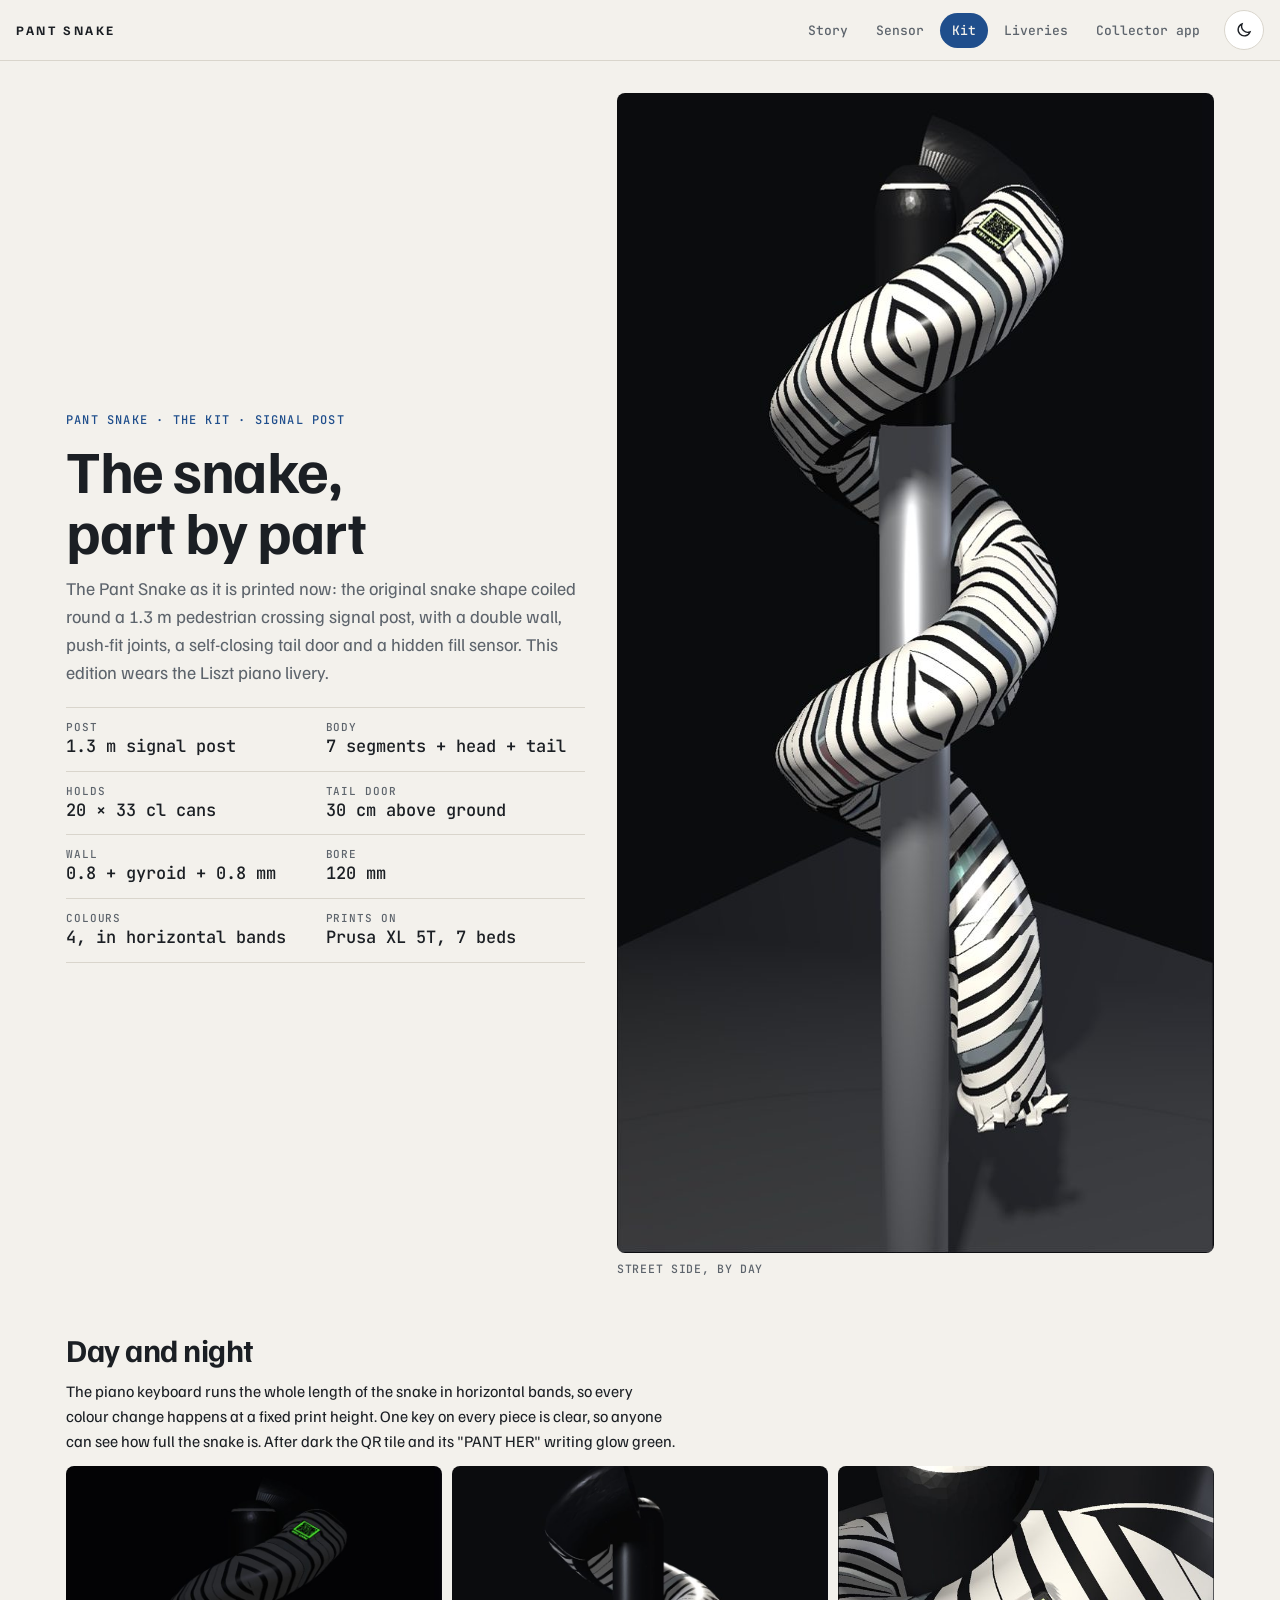
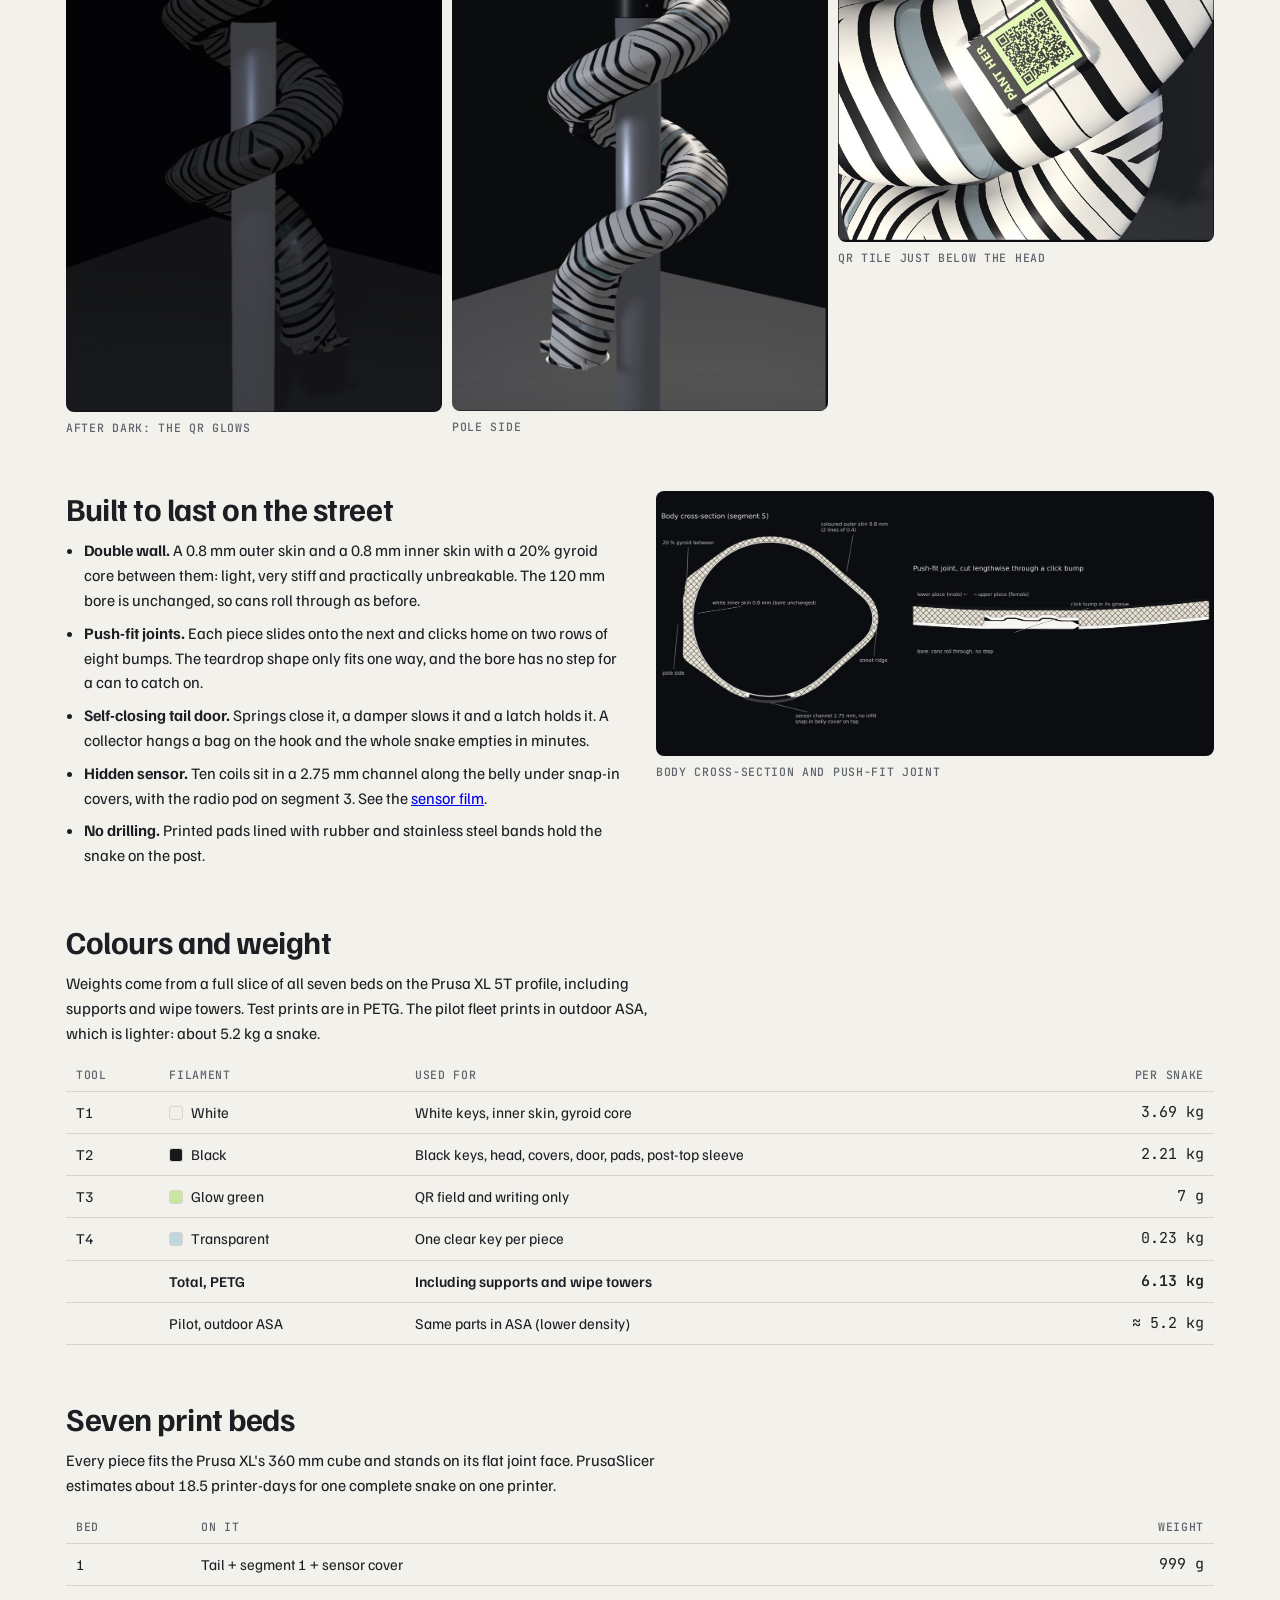
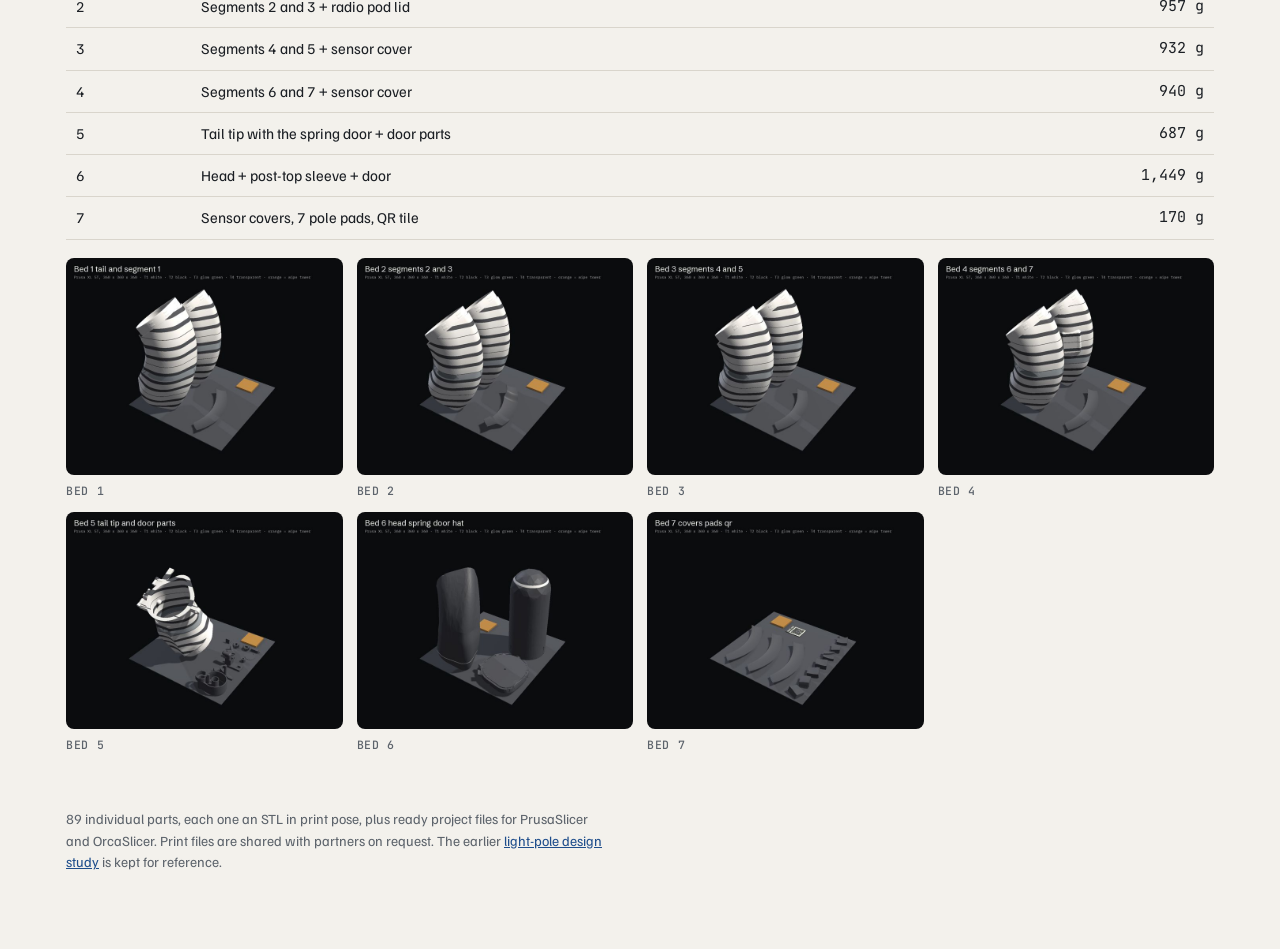
<file: kit/index.html>
<!doctype html>
<html lang="en">
<head>
<meta charset="utf-8">
<meta name="viewport" content="width=device-width,initial-scale=1,viewport-fit=cover">
<title>Pant Snake Kit</title>
<meta name="description" content="The Pant Snake as it is printed now: the double-wall piano snake for a 1.3 m pedestrian crossing signal post, its parts, colours, weights and print beds.">
<script src="../assets/js/theme.js"></script>
<link rel="preconnect" href="https://fonts.googleapis.com">
<link rel="stylesheet" href="https://fonts.googleapis.com/css2?family=Familjen+Grotesk:wght@400;500;600;700&family=JetBrains+Mono:wght@400;500&display=swap">
<style>
:root{
  --paper:#F3F1EC; --ink:#1B1F24; --muted:#5D646C; --line:#D9D5CC; --stage:#0E1013; --accent:#1F4E8C; --chip:#FFFFFF; --glow:#7DDC4A;
  --f-display:"Familjen Grotesk","Helvetica Neue",Arial,sans-serif;
  --f-mono:"JetBrains Mono",ui-monospace,Menlo,Consolas,monospace;
}
@media (prefers-color-scheme: dark){ :root:not([data-theme="light"]){ --paper:#15181C; --ink:#ECE9E3; --muted:#9AA1A9; --line:#2C3238; --accent:#7FA9E0; --chip:#20252B; color-scheme:dark } }
:root[data-theme="dark"]{ --paper:#15181C; --ink:#ECE9E3; --muted:#9AA1A9; --line:#2C3238; --accent:#7FA9E0; --chip:#20252B; color-scheme:dark }
*{box-sizing:border-box}
body{margin:0;background:var(--paper);color:var(--ink);font-family:var(--f-display);font-size:16px;line-height:1.55}
.topnav{position:sticky;top:0;z-index:20;display:flex;align-items:center;gap:12px;padding:10px max(16px,env(safe-area-inset-right)) 10px max(16px,env(safe-area-inset-left));background:color-mix(in srgb,var(--paper) 88%,transparent);backdrop-filter:blur(10px);-webkit-backdrop-filter:blur(10px);border-bottom:1px solid var(--line)}
.topnav .brand{font:700 13px/1 var(--f-display);letter-spacing:.2em;text-transform:uppercase;color:var(--ink);text-decoration:none;white-space:nowrap}
.topnav nav{display:flex;gap:4px;overflow-x:auto;scrollbar-width:none;margin-left:auto;min-width:0}
.topnav nav::-webkit-scrollbar{display:none}
.topnav nav a{font:500 13px/1 var(--f-mono);color:var(--muted);text-decoration:none;padding:11px 12px;border-radius:999px;white-space:nowrap}
.topnav nav a:hover{color:var(--ink);background:var(--chip)}
.topnav nav a[aria-current="page"]{color:var(--paper);background:var(--accent)}
.themebtn{flex:none;display:grid;place-items:center;width:40px;height:40px;padding:0;border-radius:50%;border:1px solid var(--line);background:var(--chip);color:var(--ink);cursor:pointer}
.themebtn .moon{display:none}
:root[data-theme="light"] .themebtn .moon{display:inline}
:root[data-theme="light"] .themebtn .sun{display:none}
@media (max-width:560px){.topnav nav a{padding:11px 9px;font-size:12px}}
.wrap{max-width:1180px;margin:0 auto;padding:32px 16px 64px;display:grid;gap:56px}
.eyebrow{font:500 12px var(--f-mono);text-transform:uppercase;letter-spacing:.1em;color:var(--accent)}
h1{font-size:clamp(34px,5.4vw,60px);line-height:1.02;margin:8px 0 14px;letter-spacing:-.025em;text-wrap:balance}
h2{font-size:clamp(24px,3vw,32px);line-height:1.1;margin:0 0 12px;letter-spacing:-.015em}
p{margin:0 0 12px;max-width:68ch}
.lede{font-size:18px;color:var(--muted)}
.hero{display:grid;grid-template-columns:minmax(0,1fr) minmax(0,1.15fr);gap:32px;align-items:center}
@media (max-width:860px){.hero{grid-template-columns:minmax(0,1fr)}}
.facts{display:grid;grid-template-columns:repeat(2,minmax(0,1fr));border-top:1px solid var(--line);margin-top:20px}
.facts div{padding:12px 0;border-bottom:1px solid var(--line)}
.facts small{display:block;font:500 11px var(--f-mono);text-transform:uppercase;letter-spacing:.08em;color:var(--muted)}
.facts b{font:500 17px var(--f-mono)}
.shots{display:grid;grid-template-columns:repeat(3,minmax(0,1fr));gap:10px}
figure{margin:0}
figure img{width:100%;display:block;border-radius:8px;background:var(--stage)}
figcaption{font:500 11.5px var(--f-mono);text-transform:uppercase;letter-spacing:.06em;color:var(--muted);margin-top:8px}
.two{display:grid;grid-template-columns:minmax(0,1fr) minmax(0,1fr);gap:32px;align-items:start}
@media (max-width:860px){.two{grid-template-columns:minmax(0,1fr)}}
ul.points{margin:0;padding-left:18px;display:grid;gap:8px;max-width:68ch}
.tw{overflow-x:auto}
table{border-collapse:collapse;width:100%;font-size:15px}
th,td{text-align:left;padding:9px 10px;border-bottom:1px solid var(--line);vertical-align:top}
th{font:500 11.5px var(--f-mono);text-transform:uppercase;letter-spacing:.06em;color:var(--muted)}
td.n,th.n{text-align:right;font-family:var(--f-mono);white-space:nowrap}
tr.tot td{font-weight:600}
.sw{display:inline-block;width:14px;height:14px;border-radius:3px;border:1px solid var(--line);vertical-align:-2px;margin-right:8px}
.beds{display:grid;grid-template-columns:repeat(auto-fill,minmax(250px,1fr));gap:14px}
.note{font-size:14px;color:var(--muted)}
.note a,p a{color:var(--accent)}
</style>
</head>
<body>
<header class="topnav" data-theme-slot>
  <a class="brand" href="../story/">Pant Snake</a>
  <nav><a href="../story/">Story</a><a href="../sensor/">Sensor</a><a href="../kit/" aria-current="page">Kit</a><a href="../liveries/">Liveries</a><a href="../">Collector app</a></nav>
</header>
<script>(function(){var a=document.querySelector('.topnav nav a[aria-current="page"]');if(a)a.scrollIntoView({block:"nearest",inline:"center"})})()</script>
<main class="wrap">

  <section class="hero">
    <div>
      <span class="eyebrow">Pant Snake · the kit · signal post</span>
      <h1>The snake, part by part</h1>
      <p class="lede">The Pant Snake as it is printed now: the original snake shape coiled round a 1.3 m pedestrian crossing signal post, with a double wall, push-fit joints, a self-closing tail door and a hidden fill sensor. This edition wears the Liszt piano livery.</p>
      <div class="facts">
        <div><small>Post</small><b>1.3 m signal post</b></div>
        <div><small>Body</small><b>7 segments + head + tail</b></div>
        <div><small>Holds</small><b>20 × 33 cl cans</b></div>
        <div><small>Tail door</small><b>30 cm above ground</b></div>
        <div><small>Wall</small><b>0.8 + gyroid + 0.8 mm</b></div>
        <div><small>Bore</small><b>120 mm</b></div>
        <div><small>Colours</small><b>4, in horizontal bands</b></div>
        <div><small>Prints on</small><b>Prusa XL 5T, 7 beds</b></div>
      </div>
    </div>
    <figure><img src="img/day.jpg" alt="The piano snake coiled round a signal post, street side by day" width="800" height="1160"><figcaption>Street side, by day</figcaption></figure>
  </section>

  <section>
    <h2>Day and night</h2>
    <p>The piano keyboard runs the whole length of the snake in horizontal bands, so every colour change happens at a fixed print height. One key on every piece is clear, so anyone can see how full the snake is. After dark the QR tile and its "PANT HER" writing glow green.</p>
    <div class="shots">
      <figure><img src="img/night.jpg" alt="The snake after dark with a glowing QR tile" loading="lazy"><figcaption>After dark: the QR glows</figcaption></figure>
      <figure><img src="img/pole.jpg" alt="The pole side of the snake" loading="lazy"><figcaption>Pole side</figcaption></figure>
      <figure><img src="img/qr.jpg" alt="Close-up of the QR tile below the head" loading="lazy"><figcaption>QR tile just below the head</figcaption></figure>
    </div>
  </section>

  <section class="two">
    <div>
      <h2>Built to last on the street</h2>
      <ul class="points">
        <li><b>Double wall.</b> A 0.8 mm outer skin and a 0.8 mm inner skin with a 20% gyroid core between them: light, very stiff and practically unbreakable. The 120 mm bore is unchanged, so cans roll through as before.</li>
        <li><b>Push-fit joints.</b> Each piece slides onto the next and clicks home on two rows of eight bumps. The teardrop shape only fits one way, and the bore has no step for a can to catch on.</li>
        <li><b>Self-closing tail door.</b> Springs close it, a damper slows it and a latch holds it. A collector hangs a bag on the hook and the whole snake empties in minutes.</li>
        <li><b>Hidden sensor.</b> Ten coils sit in a 2.75 mm channel along the belly under snap-in covers, with the radio pod on segment 3. See the <a href="../sensor/">sensor film</a>.</li>
        <li><b>No drilling.</b> Printed pads lined with rubber and stainless steel bands hold the snake on the post.</li>
      </ul>
    </div>
    <figure><img src="img/section.jpg" alt="Cross-section of the double wall and the push-fit joint" loading="lazy"><figcaption>Body cross-section and push-fit joint</figcaption></figure>
  </section>

  <section>
    <h2>Colours and weight</h2>
    <p>Weights come from a full slice of all seven beds on the Prusa XL 5T profile, including supports and wipe towers. Test prints are in PETG. The pilot fleet prints in outdoor ASA, which is lighter: about 5.2 kg a snake.</p>
    <div class="tw"><table>
      <thead><tr><th>Tool</th><th>Filament</th><th>Used for</th><th class="n">Per snake</th></tr></thead>
      <tbody>
        <tr><td>T1</td><td><span class="sw" style="background:#F2EFE8"></span>White</td><td>White keys, inner skin, gyroid core</td><td class="n">3.69 kg</td></tr>
        <tr><td>T2</td><td><span class="sw" style="background:#16181B"></span>Black</td><td>Black keys, head, covers, door, pads, post-top sleeve</td><td class="n">2.21 kg</td></tr>
        <tr><td>T3</td><td><span class="sw" style="background:#C9E7A2"></span>Glow green</td><td>QR field and writing only</td><td class="n">7 g</td></tr>
        <tr><td>T4</td><td><span class="sw" style="background:#BFD6DE"></span>Transparent</td><td>One clear key per piece</td><td class="n">0.23 kg</td></tr>
        <tr class="tot"><td></td><td>Total, PETG</td><td>Including supports and wipe towers</td><td class="n">6.13 kg</td></tr>
        <tr><td></td><td>Pilot, outdoor ASA</td><td>Same parts in ASA (lower density)</td><td class="n">≈ 5.2 kg</td></tr>
      </tbody>
    </table></div>
  </section>

  <section>
    <h2>Seven print beds</h2>
    <p>Every piece fits the Prusa XL's 360 mm cube and stands on its flat joint face. PrusaSlicer estimates about 18.5 printer-days for one complete snake on one printer.</p>
    <div class="tw" style="margin-bottom:18px"><table>
      <thead><tr><th>Bed</th><th>On it</th><th class="n">Weight</th></tr></thead>
      <tbody>
        <tr><td>1</td><td>Tail + segment 1 + sensor cover</td><td class="n">999 g</td></tr>
        <tr><td>2</td><td>Segments 2 and 3 + radio pod lid</td><td class="n">957 g</td></tr>
        <tr><td>3</td><td>Segments 4 and 5 + sensor cover</td><td class="n">932 g</td></tr>
        <tr><td>4</td><td>Segments 6 and 7 + sensor cover</td><td class="n">940 g</td></tr>
        <tr><td>5</td><td>Tail tip with the spring door + door parts</td><td class="n">687 g</td></tr>
        <tr><td>6</td><td>Head + post-top sleeve + door</td><td class="n">1,449 g</td></tr>
        <tr><td>7</td><td>Sensor covers, 7 pole pads, QR tile</td><td class="n">170 g</td></tr>
      </tbody>
    </table></div>
    <div class="beds">
      <figure><img src="img/bed-1-tail-and-segment-1.jpg" alt="Bed 1" loading="lazy"><figcaption>Bed 1</figcaption></figure>
      <figure><img src="img/bed-2-segments-2-and-3.jpg" alt="Bed 2" loading="lazy"><figcaption>Bed 2</figcaption></figure>
      <figure><img src="img/bed-3-segments-4-and-5.jpg" alt="Bed 3" loading="lazy"><figcaption>Bed 3</figcaption></figure>
      <figure><img src="img/bed-4-segments-6-and-7.jpg" alt="Bed 4" loading="lazy"><figcaption>Bed 4</figcaption></figure>
      <figure><img src="img/bed-5-tail-tip-and-door-parts.jpg" alt="Bed 5" loading="lazy"><figcaption>Bed 5</figcaption></figure>
      <figure><img src="img/bed-6-head-spring-door-hat.jpg" alt="Bed 6" loading="lazy"><figcaption>Bed 6</figcaption></figure>
      <figure><img src="img/bed-7-covers-pads-qr.jpg" alt="Bed 7" loading="lazy"><figcaption>Bed 7</figcaption></figure>
    </div>
  </section>

  <section>
    <p class="note">89 individual parts, each one an STL in print pose, plus ready project files for PrusaSlicer and OrcaSlicer. Print files are shared with partners on request. The earlier <a href="light-pole.html">light-pole design study</a> is kept for reference.</p>
  </section>
</main>
</body>
</html>
</file>
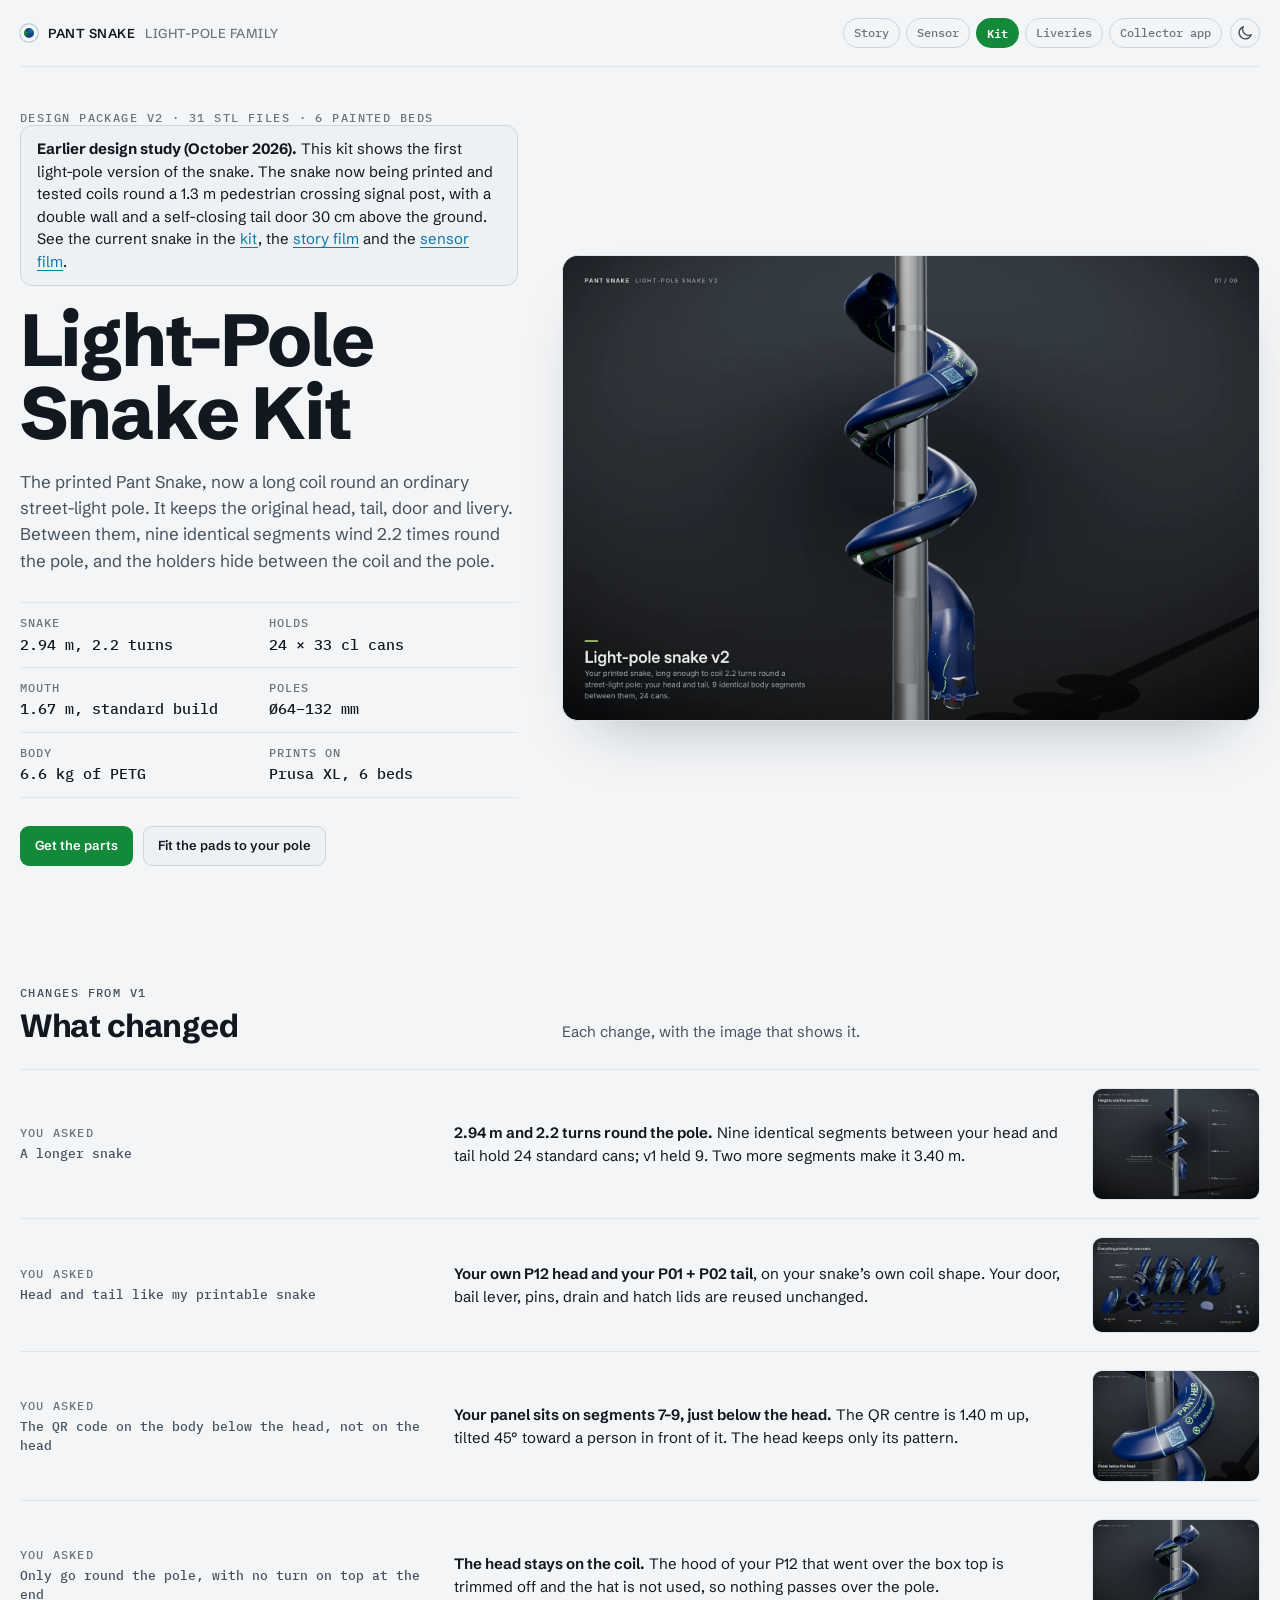
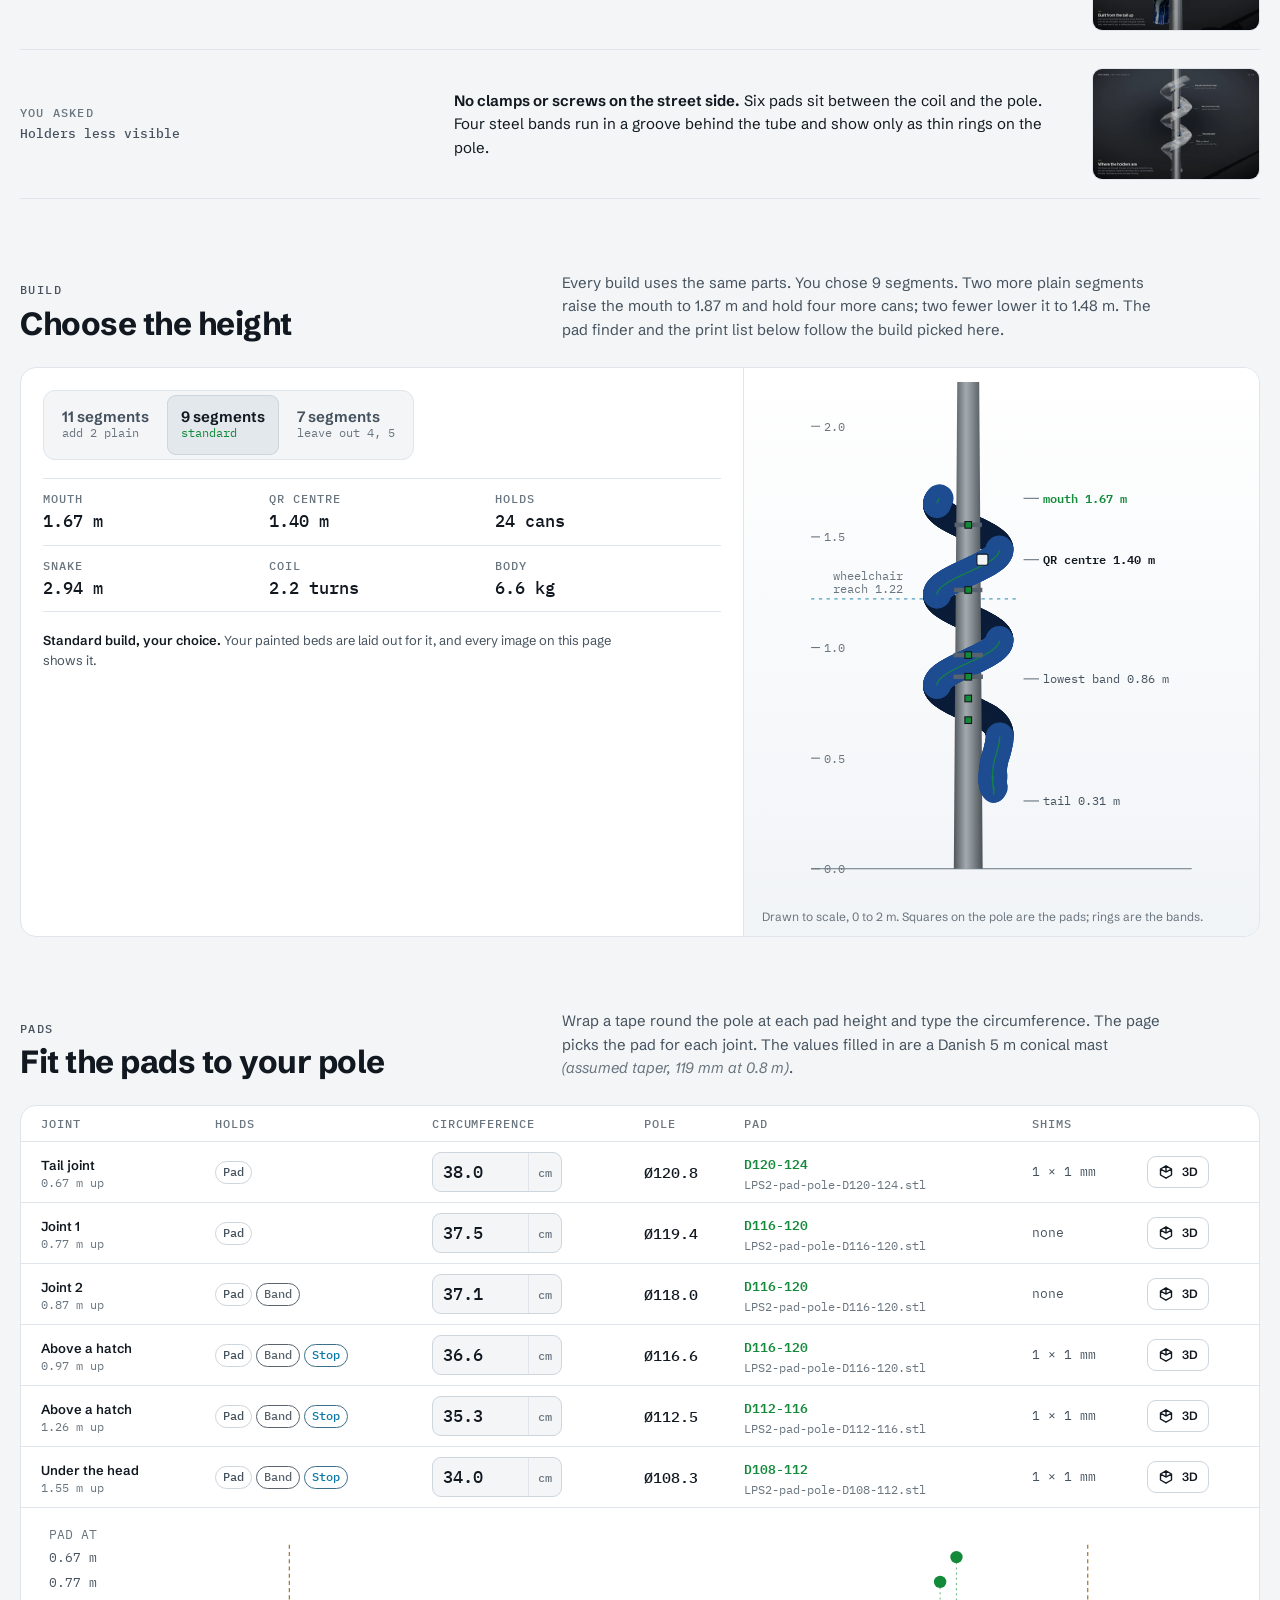
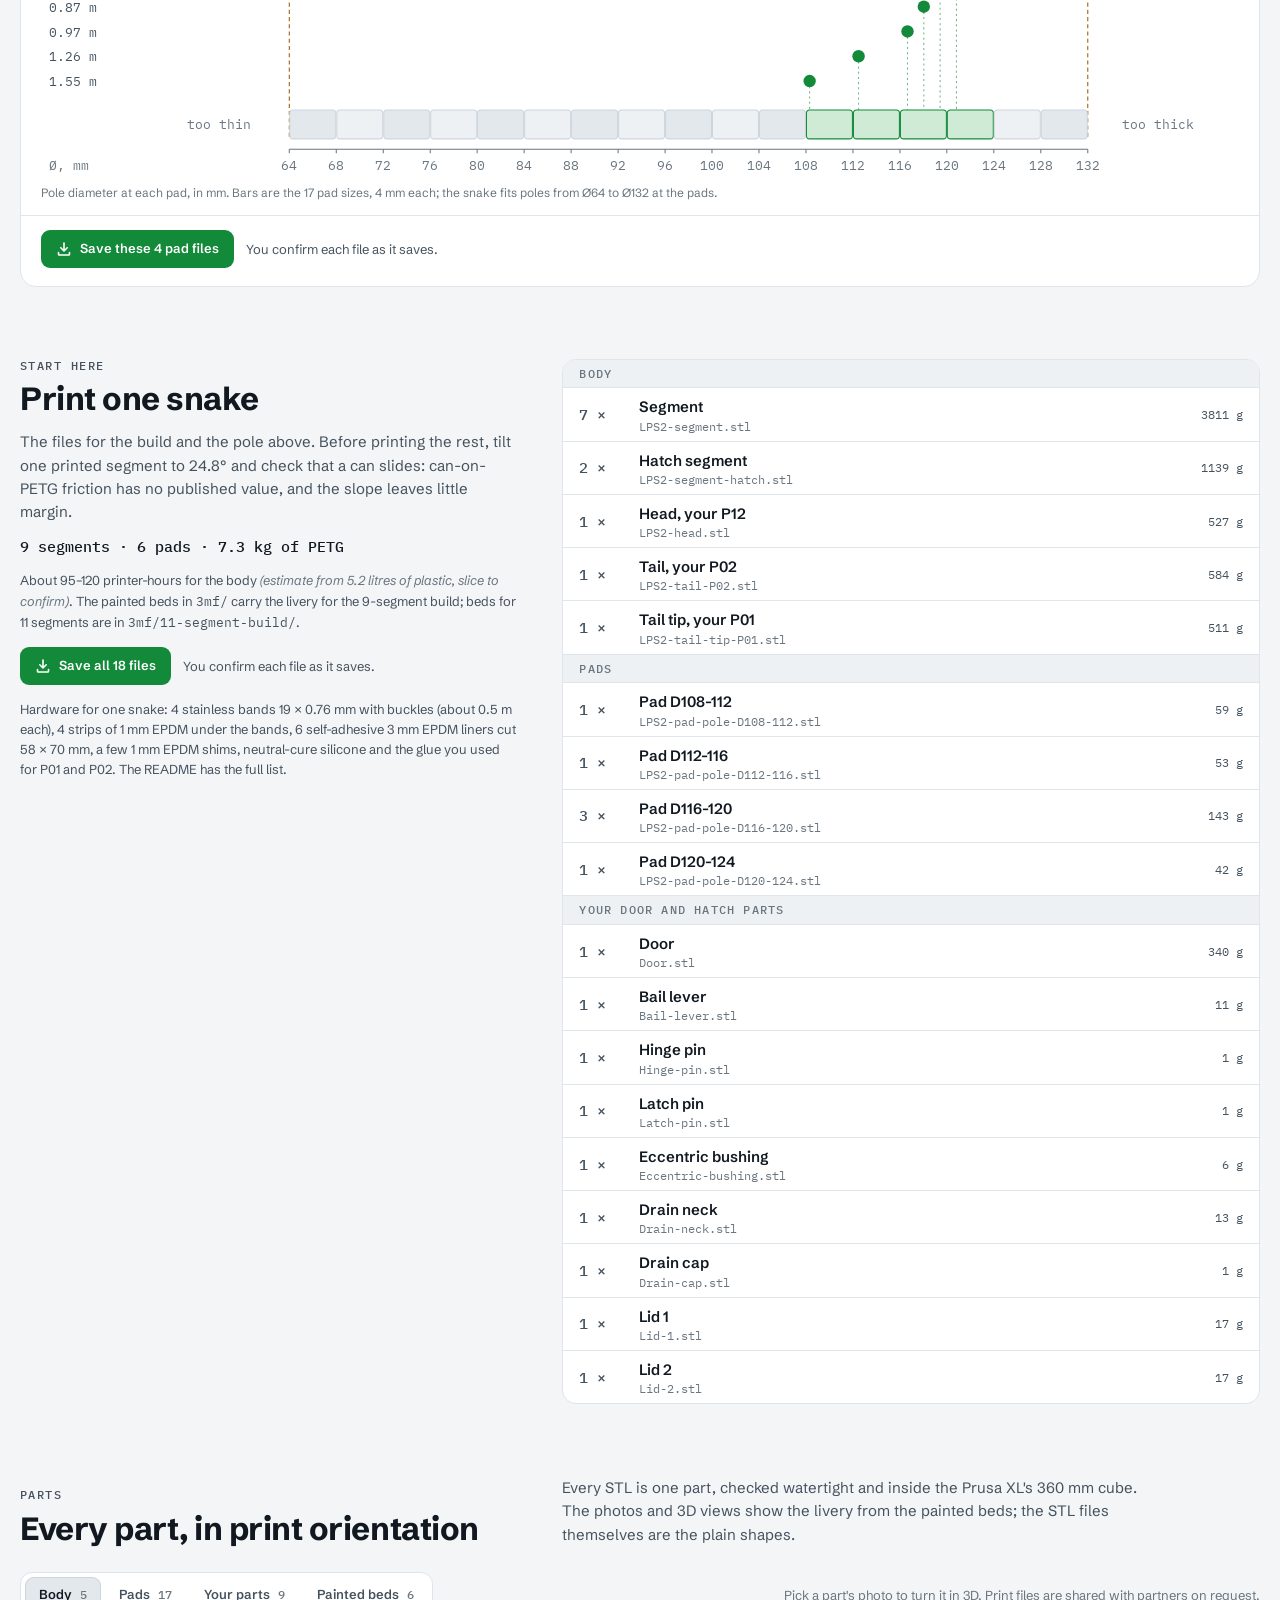
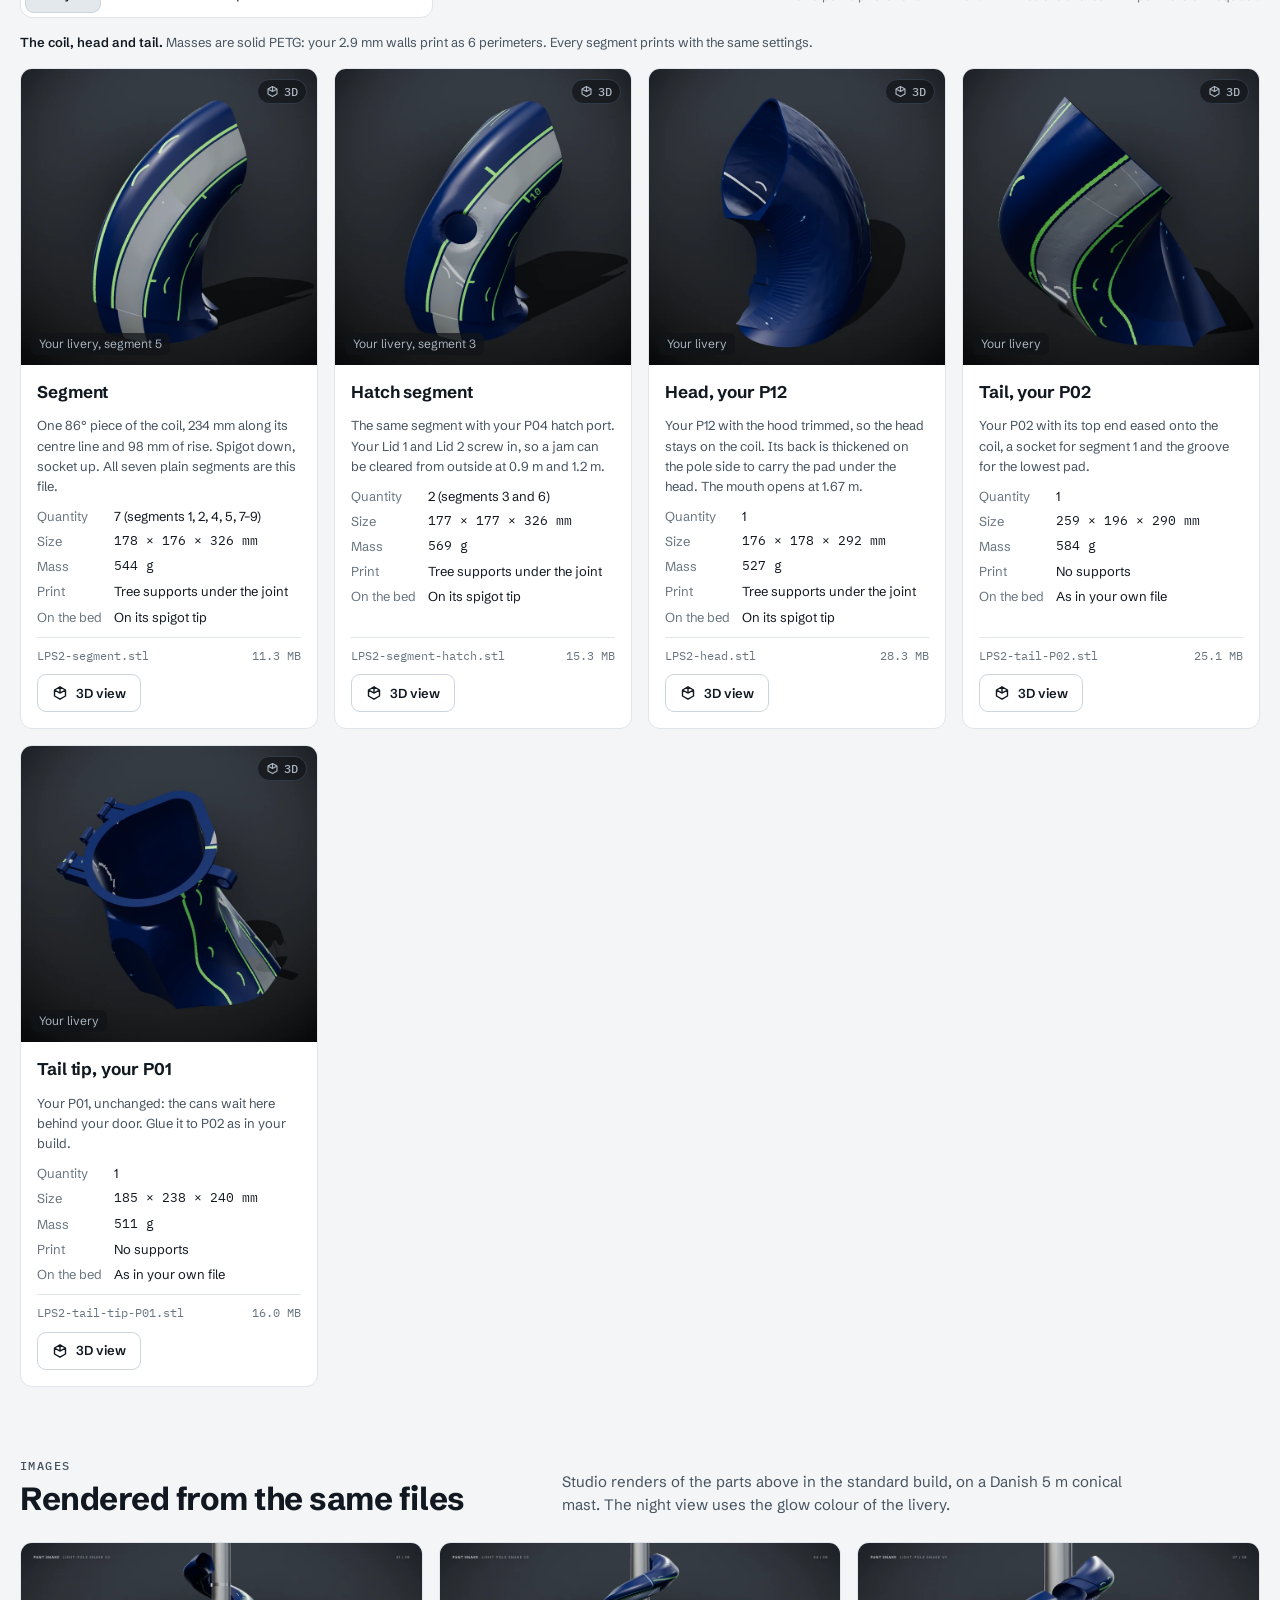
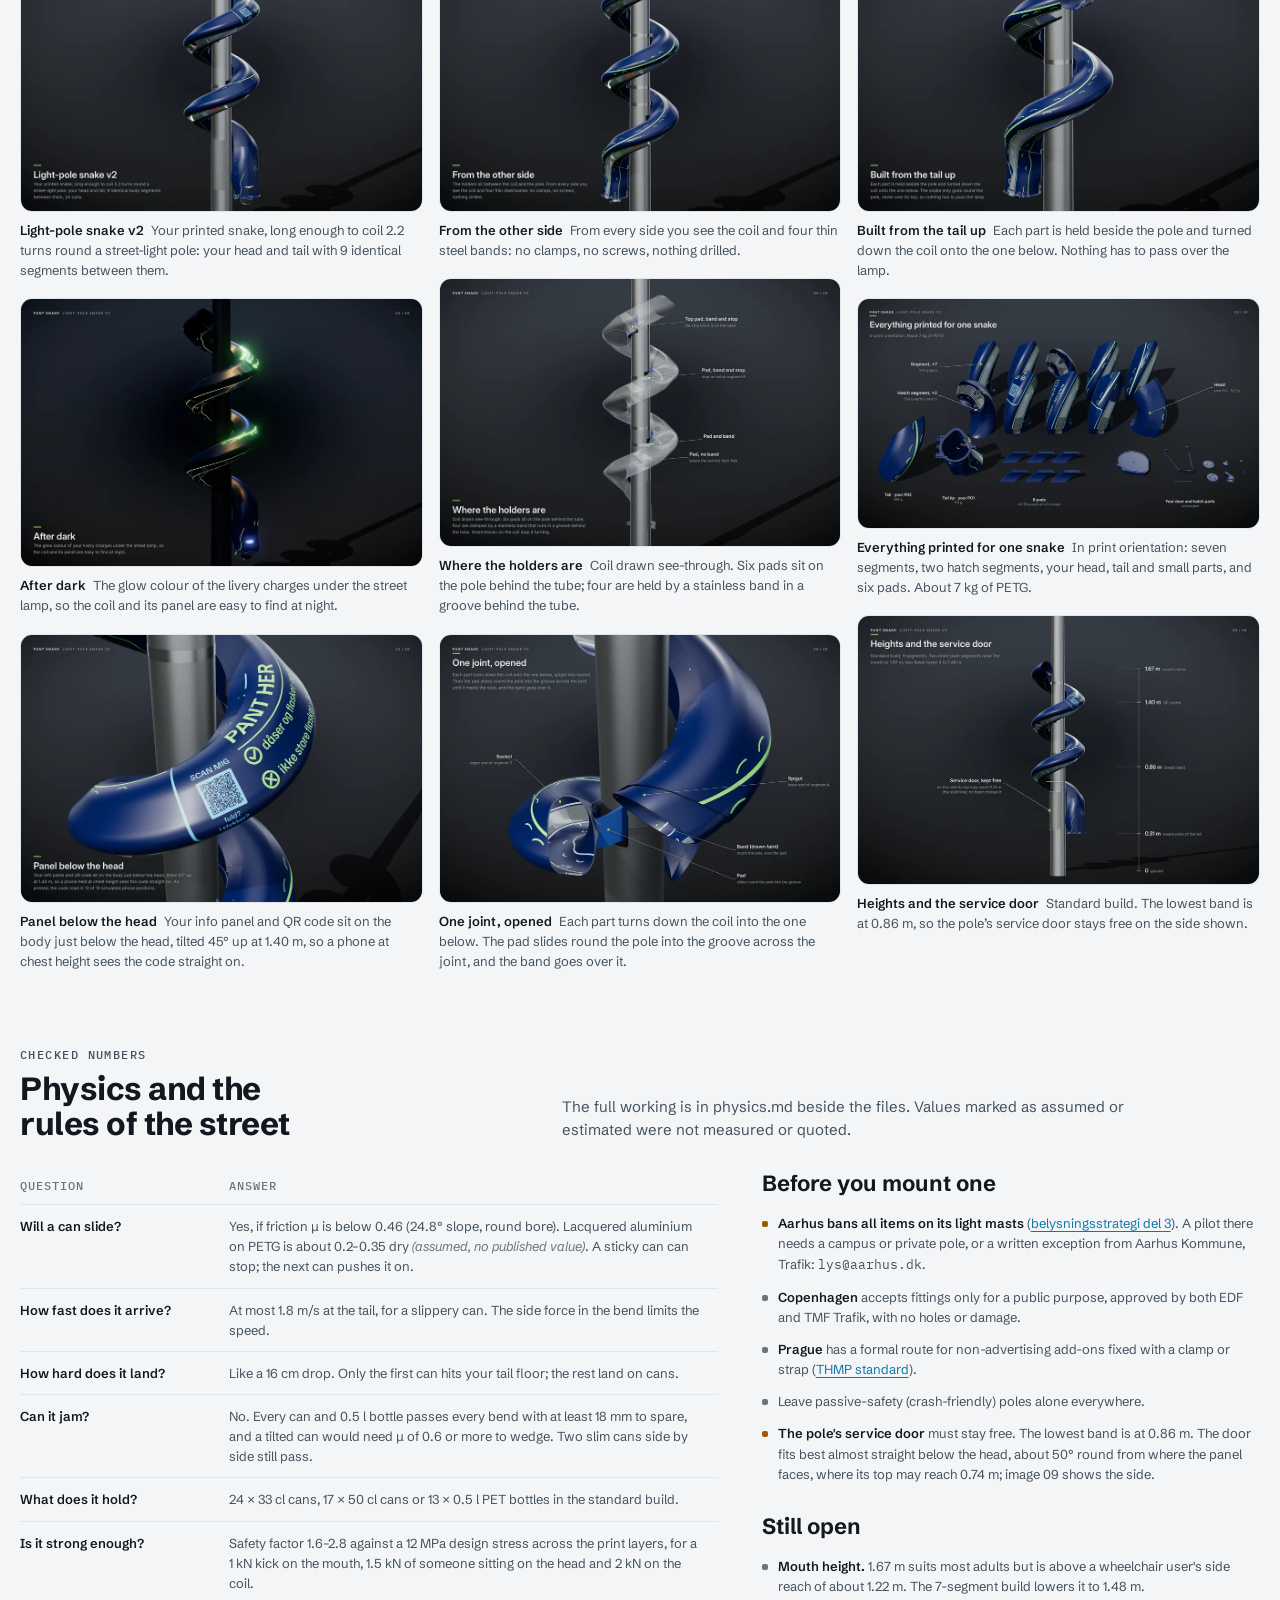
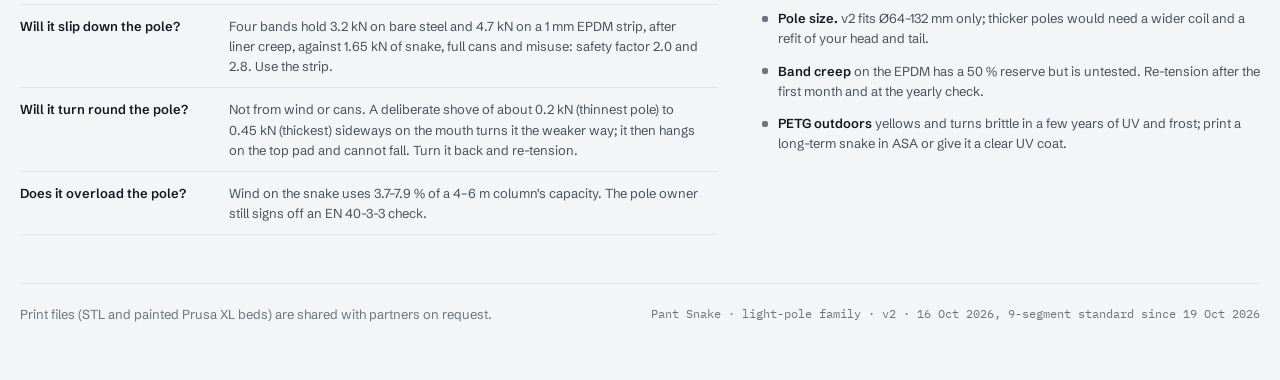
<file: kit/light-pole.html>
<!doctype html><html><head><meta charset=utf8><meta name=viewport content="width=device-width,initial-scale=1,viewport-fit=cover"><style>:root{color-scheme:light;box-sizing:border-box;padding-top:env(safe-area-inset-top,0px);padding-bottom:env(safe-area-inset-bottom,0px)}html{scroll-padding-top:env(safe-area-inset-top,0px)}body{margin:0;padding:0;font:14px -apple-system,BlinkMacSystemFont,sans-serif;background:#fff;color:#000}img{max-width:100%}[hidden]:not([hidden=until-found i]){display:none!important}</style></head><body>
<title>Light-Pole Snake Kit</title>
<meta name="claude:viewport-fit-sides" content="cover">
<meta name="description" content="Your printed Pant Snake as a long coil round a street-light pole: every part with painted 3D previews, a build chooser, a pad finder and downloads.">
<link rel="preconnect" href="https://fonts.googleapis.com">
<link rel="preconnect" href="https://fonts.gstatic.com" crossorigin>
<script src="../assets/js/theme.js"></script>
<link rel="stylesheet" href="https://fonts.googleapis.com/css2?family=IBM+Plex+Mono:wght@400;500;600&family=Schibsted+Grotesk:wght@400..800&display=swap">
<style>
/* Layout: a dark product studio that continues the renders' slate backdrop. The coil is the hero; parts sit on
   plates like a kit sheet; print-shop data (sizes, masses, file names) is set in mono like a job ticket. The accent
   is the livery: glow green for what fits and what to press, aqua for references, on a navy-tinted slate.
   Dark by default; a light theme (theme.js sets data-theme) keeps the renders, the 3D viewer and the lightbox on slate. */
:root, :root[data-theme="light"] dialog, :root[data-theme="light"] .shot {
  color-scheme: dark;
  --studio: #13171D;
  --plate: #1A1F27;
  --plate-2: #212833;
  --plate-3: #2A323F;
  --rule: #313A48;
  --rule-soft: #252D38;
  --ink: #E9EEF2;
  --ink-2: #A9B4BF;
  --ink-3: #788593;
  --navy: #0B2A5B;
  --navy-hi: #17417F;
  --glow: #7CF06B;
  --glow-ink: #0D1A0B;
  --aqua: #5CC8F0;
  --white: #F2F4F5;
  --window: #B9C5CC;
  --steel: #C5CBD0;
  --alert: #E8B86B;
  --f-display: "Schibsted Grotesk", "Helvetica Neue", Arial, sans-serif;
  --f-body: "Schibsted Grotesk", "Helvetica Neue", Arial, sans-serif;
  --f-data: "IBM Plex Mono", ui-monospace, "SFMono-Regular", Menlo, Consolas, monospace;
  --t-xs: 0.75rem;
  --t-s: 0.8125rem;
  --t-m: 0.9375rem;
  --t-l: 1.0625rem;
  --t-xl: 1.375rem;
  --t-2xl: clamp(1.5rem, 2.6vw, 2rem);
  --t-hero: clamp(2.5rem, 6.4vw, 4.6rem);
  --radius: 12px;
}
:root[data-theme="light"] {
  color-scheme: light;
  --studio: #F3F5F7;
  --plate: #FFFFFF;
  --plate-2: #EEF1F4;
  --plate-3: #E3E8ED;
  --rule: #CDD5DD;
  --rule-soft: #DFE5EA;
  --ink: #111820;
  --ink-2: #45525E;
  --ink-3: #69757F;
  --glow: #138A3A;
  --glow-ink: #FFFFFF;
  --aqua: #0B78A8;
  --steel: #59636E;
  --alert: #9A5B00;
}
:root[data-theme="light"] dialog, :root[data-theme="light"] .shot { color-scheme: dark; }
:root[data-theme="light"] .btn.primary:hover { background: #0F7531; }
:root[data-theme="light"] .elev { background: linear-gradient(180deg, #FFFFFF, #F1F4F7); }
:root[data-theme="light"] #padchart .bar.hit rect { fill: #CFEBD5; }
:root[data-theme="light"] .hero-fig { box-shadow: 0 30px 60px -34px rgba(20, 30, 40, 0.35); }
.themebtn { flex: none; display: inline-grid; place-items: center; width: 30px; height: 30px; padding: 0; margin-left: 2px; border-radius: 50%; border: 1px solid var(--rule); background: transparent; color: var(--ink-2); cursor: pointer; }
.themebtn:hover { color: var(--ink); border-color: var(--ink-3); }
.themebtn .moon { display: none; }
:root[data-theme="light"] .themebtn .moon { display: inline; }
:root[data-theme="light"] .themebtn .sun { display: none; }
html { background: var(--studio); }
body {
  background: var(--studio);
  color: var(--ink);
  font: 400 var(--t-m)/1.55 var(--f-body);
  padding-left: max(16px, env(safe-area-inset-left, 0px));
  padding-right: max(16px, env(safe-area-inset-right, 0px));
  padding-block: 0 56px;
  -webkit-font-smoothing: antialiased;
}
.page { max-width: 1240px; margin: 0 auto; }
h1, h2, h3 { font-family: var(--f-display); margin: 0; text-wrap: balance; color: var(--ink); }
p { margin: 0; }
a { color: var(--aqua); text-underline-offset: 3px; text-decoration-thickness: 1px; }
a:focus-visible, button:focus-visible, input:focus-visible, [tabindex]:focus-visible { outline: 2px solid var(--glow); outline-offset: 2px; }
.num, .mono { font-family: var(--f-data); font-variant-numeric: tabular-nums; }
.eyebrow { font: 500 var(--t-xs)/1.2 var(--f-data); letter-spacing: 0.12em; text-transform: uppercase; color: var(--ink-3); }
.i { width: 16px; height: 16px; flex: none; }
.est { color: var(--ink-3); font-style: italic; }
.hint { color: var(--ink-3); font-size: var(--t-s); }
.sr { position: absolute; width: 1px; height: 1px; padding: 0; margin: -1px; overflow: hidden; clip: rect(0 0 0 0); white-space: nowrap; border: 0; }

/* top bar */
.top { display: flex; justify-content: space-between; align-items: center; gap: 16px; padding-block: 18px; border-bottom: 1px solid var(--rule-soft); }
.brand { display: flex; align-items: center; gap: 10px; font: 600 var(--t-s)/1 var(--f-display); letter-spacing: 0.04em; text-transform: uppercase; }
.brand .sub { color: var(--ink-3); font-weight: 500; }
.mark { width: 18px; height: 18px; border-radius: 50%; background: conic-gradient(from 210deg, var(--navy-hi), var(--glow) 18%, var(--navy-hi) 36%, var(--aqua) 54%, var(--navy-hi) 72%); box-shadow: inset 0 0 0 4px var(--studio), 0 0 0 1px var(--rule); }
.ver { display: flex; align-items: center; gap: 6px; font: 500 var(--t-xs)/1 var(--f-data); }
.ver .pill { display: inline-flex; align-items: center; min-height: 28px; padding: 0 10px; border-radius: 999px; border: 1px solid var(--rule); color: var(--ink-3); text-decoration: none; }
.ver .pill.on { color: var(--glow-ink); background: var(--glow); border-color: transparent; font-weight: 600; }
.ver a.pill:hover { color: var(--ink); border-color: var(--ink-3); }

/* hero */
.hero { display: grid; grid-template-columns: minmax(0, 5fr) minmax(0, 7fr); gap: 44px; align-items: center; padding-block: 44px 56px; }
.hero h1 { font-size: var(--t-hero); font-weight: 760; letter-spacing: -0.025em; line-height: 0.98; margin-top: 14px; }
.hero .lede { font-size: var(--t-l); color: var(--ink-2); margin-top: 20px; max-width: 34em; }
.figures { display: grid; grid-template-columns: repeat(2, minmax(0, 1fr)); margin: 28px 0 0; border-top: 1px solid var(--rule-soft); }
.figures div { padding: 12px 12px 12px 0; border-bottom: 1px solid var(--rule-soft); min-width: 0; }
.figures dt { font: 500 var(--t-xs)/1.3 var(--f-data); letter-spacing: 0.08em; text-transform: uppercase; color: var(--ink-3); }
.figures dd { margin: 4px 0 0; font: 500 var(--t-m)/1.35 var(--f-data); font-variant-numeric: tabular-nums; color: var(--ink); }
.cta { display: flex; flex-wrap: wrap; gap: 10px; margin-top: 28px; }
.hero-fig { margin: 0; border-radius: 16px; overflow: hidden; border: 1px solid var(--rule-soft); background: #1C1F24; box-shadow: 0 30px 60px -30px rgba(0, 0, 0, 0.6); }
.hero-fig button { all: unset; display: block; cursor: zoom-in; }
.hero-fig img { display: block; width: 100%; height: auto; }

/* buttons */
.btn { display: inline-flex; align-items: center; justify-content: center; gap: 8px; min-height: 38px; padding: 0 14px; border-radius: 9px; border: 1px solid var(--rule); background: var(--plate-2); color: var(--ink); font: 600 var(--t-s)/1 var(--f-body); cursor: pointer; text-decoration: none; white-space: nowrap; transition: background-color 0.15s, border-color 0.15s; }
.btn:hover { background: var(--plate-3); }
.btn.primary { background: var(--glow); border-color: transparent; color: var(--glow-ink); }
.btn.primary:hover { background: #95F487; }
.btn.ghost { background: transparent; }
.btn.ghost:hover { background: var(--plate-2); }
.btn[disabled] { opacity: 0.5; cursor: default; }
.btn[data-state="busy"] .i { animation: bob 0.9s ease-in-out infinite; }
.btn[data-state="saved"] { background: transparent; border-color: var(--glow); color: var(--ink); }
.btn.sm { min-height: 32px; padding: 0 10px; font-size: var(--t-xs); }
@keyframes bob { 50% { transform: translateY(2px); } }

/* sections */
.section { padding-block: 64px 8px; }
.section-head { display: grid; grid-template-columns: minmax(0, 5fr) minmax(0, 7fr); gap: 44px; align-items: end; margin-bottom: 26px; }
.section-head h2 { font-size: var(--t-2xl); font-weight: 720; letter-spacing: -0.015em; line-height: 1.1; margin-top: 8px; }
.section-head p { color: var(--ink-2); max-width: 40em; }

/* what you asked for */
.asks { list-style: none; margin: 0; padding: 0; border-top: 1px solid var(--rule-soft); }
.ask { display: grid; grid-template-columns: minmax(0, 4fr) minmax(0, 6fr) 168px; gap: 28px; align-items: center; padding: 18px 0; border-bottom: 1px solid var(--rule-soft); }
.ask .q { font: 500 var(--t-s)/1.45 var(--f-data); color: var(--ink-2); }
.ask .q::before { content: "You asked"; display: block; font-size: var(--t-xs); letter-spacing: 0.1em; text-transform: uppercase; color: var(--ink-3); margin-bottom: 4px; }
.ask .a { color: var(--ink); }
.ask .a strong { font-weight: 650; }
.ask .ev { all: unset; box-sizing: border-box; display: block; width: 168px; max-width: 100%; aspect-ratio: 3 / 2; border-radius: 10px; overflow: hidden; border: 1px solid var(--rule-soft); cursor: zoom-in; background: #1C1F24; }
.ask .ev img { display: block; width: 100%; height: 100%; object-fit: cover; transition: transform 0.5s cubic-bezier(.2, .7, .2, 1); }
.ask .ev:hover img { transform: scale(1.04); }
.ask .ev:focus-visible { outline: 2px solid var(--glow); outline-offset: 2px; }

/* build chooser */
.build { display: grid; grid-template-columns: minmax(0, 7fr) minmax(0, 5fr); border: 1px solid var(--rule-soft); border-radius: 16px; background: var(--plate); overflow: hidden; }
.build-main { padding: 22px; display: flex; flex-direction: column; gap: 18px; min-width: 0; }
.seg-ctl { display: flex; flex-wrap: wrap; gap: 4px; padding: 4px; background: var(--studio); border: 1px solid var(--rule-soft); border-radius: 12px; align-self: flex-start; max-width: 100%; }
.seg-ctl label { position: relative; display: inline-flex; flex-direction: column; justify-content: center; min-height: 48px; padding: 6px 14px; border-radius: 9px; cursor: pointer; color: var(--ink-2); }
.seg-ctl input { position: absolute; opacity: 0; inset: 0; margin: 0; cursor: pointer; }
.seg-ctl .n { font: 650 var(--t-m)/1.1 var(--f-display); }
.seg-ctl .d { font: 400 var(--t-xs)/1.3 var(--f-data); color: var(--ink-3); }
.seg-ctl label:has(input:checked) { background: var(--plate-3); color: var(--ink); box-shadow: inset 0 0 0 1px var(--rule); }
.seg-ctl label:has(input:checked) .d { color: var(--glow); }
.seg-ctl label:has(input:focus-visible) { outline: 2px solid var(--glow); outline-offset: 1px; }
.bfig { display: grid; grid-template-columns: repeat(3, minmax(0, 1fr)); gap: 0; border-top: 1px solid var(--rule-soft); margin: 0; }
.bfig div { padding: 12px 12px 12px 0; border-bottom: 1px solid var(--rule-soft); min-width: 0; }
.bfig dt { font: 500 var(--t-xs)/1.3 var(--f-data); letter-spacing: 0.08em; text-transform: uppercase; color: var(--ink-3); }
.bfig dd { margin: 4px 0 0; font: 500 var(--t-l)/1.3 var(--f-data); font-variant-numeric: tabular-nums; }
.bfig dd small { display: block; font-size: var(--t-xs); color: var(--ink-3); font-weight: 400; }
.build-note { color: var(--ink-2); font-size: var(--t-s); max-width: 46em; }
.build-note strong { color: var(--ink); font-weight: 600; }
.elev { margin: 0; padding: 14px 18px 10px; border-left: 1px solid var(--rule-soft); background: linear-gradient(180deg, #1C222B, #161B22); min-width: 0; }
.elev svg { display: block; width: 100%; height: auto; max-height: 520px; }
.elev text { font-family: var(--f-data); font-size: 11px; fill: var(--ink-2); }
.elev .lab-strong { fill: var(--ink); font-weight: 600; }
.elev .lab-glow { fill: var(--glow); font-weight: 600; }
.elev .lab-dim { fill: var(--ink-3); }
.elev figcaption { color: var(--ink-3); font-size: var(--t-xs); margin-top: 6px; }

/* pad finder */
.finder { border: 1px solid var(--rule-soft); border-radius: 16px; background: var(--plate); overflow: hidden; }
.finder-top { display: flex; flex-wrap: wrap; justify-content: space-between; align-items: center; gap: 12px 20px; padding: 16px 20px; border-bottom: 1px solid var(--rule-soft); }
.finder-top p { color: var(--ink-2); font-size: var(--t-s); max-width: 54em; }
.tbl { overflow-x: auto; position: relative; }
table { width: 100%; border-collapse: collapse; font-size: var(--t-s); }
th, td { text-align: left; vertical-align: middle; padding: 10px 14px 10px 0; border-top: 1px solid var(--rule-soft); }
thead th { font: 500 var(--t-xs) var(--f-data); letter-spacing: 0.08em; text-transform: uppercase; color: var(--ink-3); border-top: 0; vertical-align: bottom; }
td { color: var(--ink-2); }
.padtab { min-width: 760px; }
.padtab th:first-child, .padtab td:first-child { padding-left: 20px; }
.padtab td.j { color: var(--ink); font-weight: 600; white-space: nowrap; }
.padtab td.j small { display: block; font: 400 var(--t-xs) var(--f-data); color: var(--ink-3); }
.role { display: inline-flex; flex-wrap: wrap; gap: 4px; }
.tag { display: inline-flex; align-items: center; gap: 5px; padding: 2px 7px; border-radius: 999px; font: 500 var(--t-xs)/1.4 var(--f-data); border: 1px solid var(--rule); color: var(--ink-2); white-space: nowrap; }
.tag.band { border-color: #59636E; color: var(--steel); }
.tag.stop { border-color: #3D6F8A; color: var(--aqua); }
.field { display: flex; align-items: stretch; border: 1px solid var(--rule); border-radius: 9px; background: var(--studio); overflow: hidden; width: 128px; }
.field input { flex: 1; min-width: 0; width: 100%; border: 0; background: transparent; color: var(--ink); font: 500 var(--t-l)/1 var(--f-data); padding: 8px 10px; font-variant-numeric: tabular-nums; }
.field input:focus-visible { outline: none; }
.field:focus-within { border-color: var(--glow); }
.field .unit { display: flex; align-items: center; padding: 0 9px; color: var(--ink-3); font: 500 var(--t-xs) var(--f-data); border-left: 1px solid var(--rule-soft); }
.dia { font: 500 var(--t-m) var(--f-data); color: var(--ink); white-space: nowrap; }
.padname { font: 600 var(--t-s) var(--f-data); color: var(--glow); white-space: nowrap; }
.padname.bad { color: var(--alert); }
.padtab .pfile { font: 400 var(--t-xs) var(--f-data); color: var(--ink-3); display: block; margin-top: 2px; overflow-wrap: anywhere; }
.finder-chart { margin: 0; padding: 14px 20px 12px; border-top: 1px solid var(--rule-soft); }
.chart-scroll { overflow-x: auto; position: relative; }
#padchart { width: 100%; min-width: 880px; height: auto; display: block; }
#padchart text { font-family: var(--f-data); font-size: 12.5px; fill: var(--ink-2); }
#padchart .bar rect { fill: var(--plate-3); stroke: var(--rule); stroke-width: 1; }
#padchart .bar.alt rect { fill: var(--plate-2); }
#padchart .bar.hit rect { fill: #2F5A2A; stroke: var(--glow); }
#padchart .axis, #padchart .tick { stroke: var(--ink-3); stroke-width: 1; }
#padchart .lab { fill: var(--ink-3); }
#padchart .row-lab { fill: var(--ink-2); }
#padchart .mk circle { fill: var(--glow); }
#padchart .mk.bad circle { fill: var(--alert); }
#padchart .mk line { stroke: var(--glow); stroke-width: 1; stroke-dasharray: 2 3; opacity: 0.6; }
#padchart .mk.bad line { stroke: var(--alert); }
#padchart .limit { stroke: var(--alert); stroke-width: 1; stroke-dasharray: 4 3; }
.finder-chart figcaption { color: var(--ink-3); font-size: var(--t-xs); margin-top: 6px; }
.finder-foot { display: flex; flex-wrap: wrap; align-items: center; gap: 12px; padding: 14px 20px 18px; border-top: 1px solid var(--rule-soft); }
.status { color: var(--ink-2); font-size: var(--t-s); }

/* print one snake */
.lane { display: grid; grid-template-columns: minmax(0, 5fr) minmax(0, 7fr); gap: 44px; align-items: start; }
.lane-text { display: flex; flex-direction: column; gap: 14px; }
.lane-text h2 { font-size: var(--t-2xl); font-weight: 720; letter-spacing: -0.015em; line-height: 1.1; margin-top: 8px; }
.lane-text p { color: var(--ink-2); }
.lane-sum { font: 500 var(--t-m) var(--f-data); color: var(--ink) !important; }
.lane-actions { display: flex; flex-wrap: wrap; align-items: center; gap: 12px; }
.hw { color: var(--ink-3); font-size: var(--t-s); }
.checklist { list-style: none; margin: 0; padding: 0; border: 1px solid var(--rule-soft); border-radius: 14px; background: var(--plate); overflow: hidden; }
.checklist li { display: grid; grid-template-columns: 3.2em minmax(0, 1fr) auto; grid-template-areas: "q n c" "q f c"; gap: 0 12px; padding: 7px 16px; border-top: 1px solid var(--rule-soft); align-items: center; }
.checklist li:first-child { border-top: 0; }
.checklist li.grp { display: block; padding: 6px 16px; background: var(--plate-2); font: 500 var(--t-xs)/1.3 var(--f-data); letter-spacing: 0.1em; text-transform: uppercase; color: var(--ink-3); }
.checklist .q { grid-area: q; color: var(--ink-2); font: 500 var(--t-m) var(--f-data); }
.checklist .n { grid-area: n; font-weight: 600; }
.checklist .f { grid-area: f; font: 400 var(--t-xs) var(--f-data); color: var(--ink-3); overflow-wrap: anywhere; }
.checklist .c { grid-area: c; color: var(--ink-2); font: 400 var(--t-xs) var(--f-data); white-space: nowrap; }
.checklist li.saved .q::after { content: " ✓"; color: var(--glow); }

/* tabs and part grid */
.bar { display: flex; flex-wrap: wrap; justify-content: space-between; align-items: center; gap: 12px 20px; margin: 0 0 14px; }
.tabs { display: flex; flex-wrap: wrap; gap: 4px; padding: 4px; background: var(--plate); border: 1px solid var(--rule-soft); border-radius: 12px; max-width: 100%; }
.tab { display: inline-flex; align-items: center; gap: 8px; min-height: 36px; padding: 0 14px; border: 0; border-radius: 9px; background: transparent; color: var(--ink-2); font: 600 var(--t-s)/1 var(--f-body); cursor: pointer; }
.tab:hover { color: var(--ink); }
.tab[aria-selected="true"] { background: var(--plate-3); color: var(--ink); box-shadow: inset 0 0 0 1px var(--rule); }
.tab .count { font: 500 var(--t-xs) var(--f-data); color: var(--ink-3); }
.tab .short { display: none; }
.dl-note { color: var(--ink-3); font-size: var(--t-s); max-width: 44em; }
.dl-note.warn { color: var(--alert); }
.panel-meta { color: var(--ink-2); font-size: var(--t-s); margin-bottom: 16px; max-width: 70em; }
.panel-meta strong { color: var(--ink); font-weight: 600; }
.grid { display: grid; grid-template-columns: repeat(auto-fill, minmax(262px, 1fr)); gap: 16px; }
.part { display: flex; flex-direction: column; background: var(--plate); border: 1px solid var(--rule-soft); border-radius: var(--radius); overflow: hidden; min-width: 0; }
.shot { all: unset; box-sizing: border-box; display: block; position: relative; aspect-ratio: 1 / 1; max-width: 100%; cursor: zoom-in; background: #1D2127; }
.shot:focus-visible { outline: 2px solid var(--glow); outline-offset: -2px; }
.shot img { display: block; width: 100%; height: 100%; object-fit: cover; transition: transform 0.5s cubic-bezier(.2, .7, .2, 1); }
.shot:hover img { transform: scale(1.035); }
.badge { position: absolute; top: 10px; right: 10px; display: inline-flex; align-items: center; gap: 5px; font: 500 var(--t-xs)/1 var(--f-data); padding: 5px 8px; border-radius: 999px; background: rgba(17, 20, 24, 0.72); border: 1px solid var(--rule); color: var(--ink-2); }
.badge .i { width: 13px; height: 13px; }
.shown { position: absolute; left: 10px; bottom: 10px; font: 400 var(--t-xs)/1.2 var(--f-body); color: var(--ink-2); background: rgba(17, 20, 24, 0.72); padding: 4px 8px; border-radius: 6px; }
.part-body { padding: 14px 16px 16px; display: flex; flex-direction: column; gap: 10px; flex: 1; min-width: 0; }
.part h3 { font-size: var(--t-l); font-weight: 680; letter-spacing: -0.005em; }
.note { color: var(--ink-2); font-size: var(--t-s); }
.spec { display: grid; grid-template-columns: auto minmax(0, 1fr); gap: 5px 12px; margin: 0; font-size: var(--t-s); }
.spec div { display: contents; }
.spec dt { color: var(--ink-3); }
.spec dd { margin: 0; color: var(--ink); min-width: 0; }
.spec .num { font-size: var(--t-s); }
.file { display: flex; justify-content: space-between; gap: 10px; font: 400 var(--t-xs)/1.4 var(--f-data); color: var(--ink-3); margin-top: auto; padding-top: 10px; border-top: 1px solid var(--rule-soft); }
.file .fname { overflow-wrap: anywhere; min-width: 0; user-select: all; }
.file .fsize { flex: none; }
.actions { display: flex; gap: 8px; flex-wrap: wrap; }
.actions .btn.primary { flex: 1; }
.pads-intro { display: grid; grid-template-columns: 200px minmax(0, 1fr); gap: 20px; align-items: center; margin-bottom: 14px; }
.pads-intro .shot { border-radius: 12px; overflow: hidden; border: 1px solid var(--rule-soft); }
.pads-intro p { color: var(--ink-2); font-size: var(--t-s); max-width: 52em; }
.pads-intro p + p { margin-top: 8px; }
.sizes { min-width: 640px; }
.sizes td:first-child, .sizes th:first-child { padding-left: 2px; }
.sizes td.r { color: var(--ink); font: 600 var(--t-s) var(--f-data); white-space: nowrap; }
.sizes td .acts { display: flex; gap: 6px; justify-content: flex-end; }
.sizes tr.pick td.r { color: var(--glow); }
.sizes tr.pick td.r::after { content: " ●"; font-size: 0.7em; vertical-align: 1px; }
.beds { list-style: none; margin: 0; padding: 0; display: grid; grid-template-columns: repeat(auto-fill, minmax(320px, 1fr)); gap: 16px; }
.bedc { display: flex; flex-direction: column; gap: 10px; padding: 16px; background: var(--plate); border: 1px solid var(--rule-soft); border-radius: var(--radius); min-width: 0; }
.bedc h3 { font-size: var(--t-l); font-weight: 680; }
.bedc .contents { color: var(--ink-2); font-size: var(--t-s); }
.panel-meta.beds11 { margin-top: 32px; padding-top: 20px; border-top: 1px solid var(--rule-soft); }

/* gallery */
.gallery { columns: 3 300px; column-gap: 16px; }
.g-item { break-inside: avoid; margin: 0 0 18px; }
.g-btn { all: unset; box-sizing: border-box; display: block; width: 100%; cursor: zoom-in; border-radius: 12px; overflow: hidden; border: 1px solid var(--rule-soft); background: #1C1F24; }
.g-btn:focus-visible { outline: 2px solid var(--glow); outline-offset: 2px; }
.g-btn img { display: block; width: 100%; height: auto; transition: transform 0.5s cubic-bezier(.2, .7, .2, 1); }
.g-btn:hover img { transform: scale(1.02); }
.g-item figcaption { font-size: var(--t-s); color: var(--ink-2); margin-top: 8px; }
.g-item figcaption strong { color: var(--ink); font-weight: 600; margin-right: 4px; }

/* numbers */
.numbers { display: grid; grid-template-columns: minmax(0, 7fr) minmax(0, 5fr); gap: 44px; align-items: start; }
.numbers h3 { font-size: var(--t-xl); font-weight: 680; margin-bottom: 12px; }
.qa th, .qa td { vertical-align: top; padding: 11px 14px 11px 0; }
.qa tr:last-child th, .qa tr:last-child td { border-bottom: 1px solid var(--rule-soft); }
.qa tbody th { font-weight: 600; color: var(--ink); width: 30%; }
.rules { list-style: none; margin: 0 0 26px; padding: 0; display: flex; flex-direction: column; gap: 12px; }
.rules li { padding-left: 16px; position: relative; color: var(--ink-2); font-size: var(--t-s); }
.rules li::before { content: ""; position: absolute; left: 0; top: 0.6em; width: 6px; height: 6px; border-radius: 2px; background: var(--ink-3); }
.rules li.key::before { background: var(--alert); }
.rules strong { color: var(--ink); font-weight: 600; }

/* v1 band */
.earlier { display: flex; flex-wrap: wrap; justify-content: space-between; align-items: center; gap: 16px 28px; margin-top: 64px; padding: 20px 22px; border: 1px solid var(--rule-soft); border-radius: 16px; background: var(--plate); }
.earlier p { color: var(--ink-2); max-width: 52em; }
.earlier strong { color: var(--ink); font-weight: 650; }

.foot { margin-top: 40px; padding-top: 20px; border-top: 1px solid var(--rule-soft); display: flex; flex-wrap: wrap; justify-content: space-between; align-items: center; gap: 12px 24px; color: var(--ink-3); font-size: var(--t-s); }
.foot .mono { font-size: var(--t-xs); }
.foot .docs { display: flex; flex-wrap: wrap; gap: 8px; }

/* dialogs */
dialog { padding: 0; border: 1px solid var(--rule); border-radius: 18px; background: var(--plate); color: var(--ink); width: min(1120px, calc(100vw - 32px)); max-width: none; max-height: calc(100dvh - 32px); overflow: hidden; }
dialog::backdrop { background: rgba(9, 11, 13, 0.74); backdrop-filter: blur(3px); }
.viewer { display: grid; grid-template-columns: minmax(0, 1fr) 330px; height: min(680px, calc(100dvh - 34px)); }
.stage { position: relative; min-height: 0; background: radial-gradient(110% 85% at 50% 32%, #2E333B 0%, #1B1E23 58%, #131518 100%); }
.stage canvas { position: absolute; inset: 0; width: 100%; height: 100%; display: block; touch-action: none; cursor: grab; }
.stage canvas:active { cursor: grabbing; }
.stage-msg { position: absolute; inset: auto 0 18px 0; text-align: center; color: var(--ink-2); font-size: var(--t-s); pointer-events: none; }
.stage-fallback { position: absolute; inset: 0; display: grid; place-items: center; padding: 24px; }
.stage-fallback img { max-width: min(520px, 100%); max-height: 100%; border-radius: 12px; }
.stage-help { position: absolute; left: 16px; bottom: 14px; font: 400 var(--t-xs) var(--f-data); color: var(--ink-3); pointer-events: none; }
.legend { position: absolute; right: 14px; top: 14px; display: flex; flex-direction: column; gap: 5px; padding: 8px 10px; border-radius: 9px; background: rgba(17, 20, 24, 0.66); border: 1px solid var(--rule-soft); font: 400 var(--t-xs)/1.2 var(--f-data); color: var(--ink-2); pointer-events: none; }
.legend span { display: flex; align-items: center; gap: 7px; }
.chip { display: inline-block; width: 10px; height: 10px; border-radius: 3px; box-shadow: inset 0 0 0 1px rgba(255, 255, 255, 0.2); flex: none; }
.v-info { padding: 22px 22px 20px; border-left: 1px solid var(--rule-soft); display: flex; flex-direction: column; gap: 14px; overflow: auto; min-width: 0; }
.v-info h2 { font-size: var(--t-xl); font-weight: 700; }
.v-top { display: flex; justify-content: space-between; align-items: center; gap: 8px; }
.icon-btn { display: inline-grid; place-items: center; width: 36px; height: 36px; border-radius: 9px; border: 1px solid var(--rule); background: var(--plate-2); color: var(--ink); cursor: pointer; font: 600 1rem/1 var(--f-body); }
.icon-btn:hover { background: var(--plate-3); }
.v-nav { display: flex; gap: 6px; }
.v-actions { display: flex; flex-direction: column; gap: 8px; margin-top: auto; }
.lb { display: flex; flex-direction: column; }
.lb-stage { position: relative; display: grid; place-items: center; background: #15181B; min-height: 0; }
.lb-stage img { display: block; max-width: 100%; max-height: calc(100dvh - 120px); width: auto; height: auto; }
.lb-bar { display: flex; align-items: center; justify-content: space-between; gap: 12px; padding: 12px 14px 12px 18px; border-top: 1px solid var(--rule-soft); }
.lb-bar .t { font-weight: 600; }
.lb-bar .n { color: var(--ink-3); font: 400 var(--t-xs) var(--f-data); margin-left: 10px; }

.toast { position: fixed; left: 50%; transform: translateX(-50%); bottom: calc(18px + env(safe-area-inset-bottom, 0px)); z-index: 50; max-width: min(560px, calc(100vw - 32px)); padding: 11px 16px; border-radius: 10px; background: var(--plate-3); border: 1px solid var(--rule); color: var(--ink); font-size: var(--t-s); box-shadow: 0 16px 40px -12px rgba(0, 0, 0, 0.6); }
.toast[data-kind="ok"] { border-color: var(--glow); }
.toast[data-kind="warn"] { border-color: var(--alert); }

@media (max-width: 960px) {
  .hero, .section-head, .lane, .numbers, .build { grid-template-columns: minmax(0, 1fr); gap: 24px; }
  .build { gap: 0; }
  .elev { border-left: 0; border-top: 1px solid var(--rule-soft); }
  .elev svg { max-height: 440px; }
  .hero { padding-block: 28px 36px; }
  .ask { grid-template-columns: minmax(0, 1fr) 140px; gap: 10px 18px; }
  .ask .q { grid-column: 1 / -1; }
  .ask .ev { width: 140px; }
}
@media (max-width: 760px) {
  dialog { width: 100vw; max-height: 100dvh; height: 100dvh; border-radius: 0; border: 0; }
  .viewer { grid-template-columns: minmax(0, 1fr); grid-template-rows: minmax(0, 1fr) auto; height: 100dvh; }
  .v-info { border-left: 0; border-top: 1px solid var(--rule-soft); max-height: 46dvh; padding-bottom: calc(16px + env(safe-area-inset-bottom, 0px)); }
  .v-top { padding-top: env(safe-area-inset-top, 0px); }
  .lb-stage img { max-height: calc(100dvh - 90px); }
  .bfig { grid-template-columns: repeat(2, minmax(0, 1fr)); }
  .pads-intro { grid-template-columns: minmax(0, 1fr); }
  .pads-intro .shot { width: 160px; }
}
@media (max-width: 640px) {
  .padtab { min-width: 0; }
  .padtab thead { position: absolute; width: 1px; height: 1px; overflow: hidden; clip: rect(0 0 0 0); white-space: nowrap; }
  .padtab tbody { display: block; }
  .padtab tr { display: grid; grid-template-columns: minmax(0, 1fr) auto; grid-template-areas: "j c" "r d" "p v" "s s"; gap: 8px 14px; align-items: center; padding: 14px 16px; border-top: 1px solid var(--rule-soft); }
  .padtab tr:first-child { border-top: 0; }
  .padtab td, .padtab th:first-child, .padtab td:first-child { display: block; padding: 0; border: 0; }
  .padtab td.j { grid-area: j; }
  .padtab td.rc { grid-area: r; }
  .padtab td.cf { grid-area: c; }
  .padtab td.dia { grid-area: d; text-align: right; }
  .padtab td.pick-cell { grid-area: p; min-width: 0; }
  .padtab td.v3 { grid-area: v; }
  .padtab td.shim { grid-area: s; font-size: var(--t-xs); }
  .padtab td.shim::before { content: "Shims under the liner: "; color: var(--ink-3); font-family: var(--f-body); }
  .padtab td.v3:empty { display: none; }
}
@media (max-width: 560px) {
  .brand .sub, .tab .long { display: none; }
  .tab .short { display: inline; }
  .figures { grid-template-columns: minmax(0, 1fr); }
  .ask { grid-template-columns: minmax(0, 1fr); }
  .ask .ev { width: 100%; }
  .part { display: grid; grid-template-columns: 112px minmax(0, 1fr); }
  .shot { align-self: start; }
  .badge { top: 6px; right: 6px; padding: 4px 6px; }
  .shown { display: none; }
  .part-body { padding: 12px 12px 14px; }
  .actions .btn { flex: 1; }
  .checklist li { grid-template-columns: 2.6em minmax(0, 1fr); grid-template-areas: "q n" "q f" "q c"; }
  .build-main { padding: 16px; }
  .seg-ctl label { padding: 6px 10px; }
}
@media (max-width: 480px) { .ver { gap: 3px; } .ver .pill { padding: 0 6px; } .top { gap: 8px; } .themebtn { width: 28px; height: 28px; } }
@media (max-width: 380px) { .top { flex-wrap: wrap; row-gap: 12px; } }
@media (prefers-reduced-motion: reduce) {
  *, *::before, *::after { transition: none !important; animation: none !important; }
}
.dl { display: none !important; }
</style>

<div class="page">
<header class="top">
  <div class="brand"><span class="mark" aria-hidden="true"></span><span>Pant Snake</span><span class="sub">Light-pole family</span></div>
  <nav class="ver" aria-label="Pages" data-theme-slot><a class="pill" href="../story/">Story</a><a class="pill" href="../sensor/">Sensor</a><span class="pill on" aria-current="page">Kit</span><a class="pill" href="../liveries/">Liveries</a><a class="pill" href="../">Collector app</a></nav>
</header>

<section class="hero" aria-labelledby="h-title">
  <div>
    <p class="eyebrow">Design package v2 · 31 STL files · 6 painted beds</p>
    <p style="border:1px solid var(--rule);background:var(--plate-2);color:var(--ink);border-radius:12px;padding:12px 16px;margin:0 0 18px;max-width:760px;font-size:15px;line-height:1.5"><b>Earlier design study (October 2026).</b> This kit shows the first light-pole version of the snake. The snake now being printed and tested coils round a 1.3 m pedestrian crossing signal post, with a double wall and a self-closing tail door 30 cm above the ground. See the current snake in the <a href="./">kit</a>, the <a href="../story/">story film</a> and the <a href="../sensor/">sensor film</a>.</p>
    <h1 id="h-title">Light-Pole Snake Kit</h1>
    <p class="lede">The printed Pant Snake, now a long coil round an ordinary street-light pole. It keeps the original head, tail, door and livery. Between them, nine identical segments wind 2.2 times round the pole, and the holders hide between the coil and the pole.</p>
    <dl class="figures">
      <div><dt>Snake</dt><dd>2.94 m, 2.2 turns</dd></div>
      <div><dt>Holds</dt><dd>24 × 33 cl cans</dd></div>
      <div><dt>Mouth</dt><dd>1.67 m, standard build</dd></div>
      <div><dt>Poles</dt><dd>Ø64–132 mm</dd></div>
      <div><dt>Body</dt><dd>6.6 kg of PETG</dd></div>
      <div><dt>Prints on</dt><dd>Prusa XL, 6 beds</dd></div>
    </dl>
    <div class="cta">
      <a class="btn primary" href="#parts">Get the parts</a>
      <a class="btn" href="#pads">Fit the pads to your pole</a>
    </div>
  </div>
  <figure class="hero-fig"><button type="button" class="g-open" data-idx="0" aria-label="Open image: Light-pole snake v2"><img src="v2/img/01-light-pole-snake-v2.webp" alt="Your navy snake with green glow lines coiled 2.2 times round a grey street-light pole, the head and its QR panel near the top and the tail near the ground." width="1800" height="1200" fetchpriority="high"></button></figure>
</section>

<section class="section" id="asks" aria-labelledby="asks-title">
  <div class="section-head">
    <div><p class="eyebrow">Changes from v1</p><h2 id="asks-title">What changed</h2></div>
    <p>Each change, with the image that shows it.</p>
  </div>
  <ol class="asks">
<li class="ask"><p class="q">A longer snake</p><p class="a"><strong>2.94 m and 2.2 turns round the pole.</strong> Nine identical segments between your head and tail hold 24 standard cans; v1 held 9. Two more segments make it 3.40 m.</p><button class="ev" type="button" data-idx="8" aria-label="Open image: Heights and the service door" style="aspect-ratio: 1800 / 1200"><img src="v2/img/09-heights-and-service-door-880.webp" alt="" width="880" height="587" loading="lazy" decoding="async"></button></li>
<li class="ask"><p class="q">Head and tail like my printable snake</p><p class="a"><strong>Your own P12 head and your P01 + P02 tail</strong>, on your snake’s own coil shape. Your door, bail lever, pins, drain and hatch lids are reused unchanged.</p><button class="ev" type="button" data-idx="7" aria-label="Open image: Everything printed for one snake" style="aspect-ratio: 2100 / 1200"><img src="v2/img/08-everything-printed-880.webp" alt="" width="880" height="503" loading="lazy" decoding="async"></button></li>
<li class="ask"><p class="q">The QR code on the body below the head, not on the head</p><p class="a"><strong>Your panel sits on segments 7–9, just below the head.</strong> The QR centre is 1.40 m up, tilted 45° toward a person in front of it. The head keeps only its pattern.</p><button class="ev" type="button" data-idx="2" aria-label="Open image: Panel below the head" style="aspect-ratio: 1800 / 1200"><img src="v2/img/03-panel-below-the-head-880.webp" alt="" width="880" height="587" loading="lazy" decoding="async"></button></li>
<li class="ask"><p class="q">Only go round the pole, with no turn on top at the end</p><p class="a"><strong>The head stays on the coil.</strong> The hood of your P12 that went over the box top is trimmed off and the hat is not used, so nothing passes over the pole.</p><button class="ev" type="button" data-idx="6" aria-label="Open image: Built from the tail up" style="aspect-ratio: 1800 / 1200"><img src="v2/img/07-built-from-the-tail-up-880.webp" alt="" width="880" height="587" loading="lazy" decoding="async"></button></li>
<li class="ask"><p class="q">Holders less visible</p><p class="a"><strong>No clamps or screws on the street side.</strong> Six pads sit between the coil and the pole. Four steel bands run in a groove behind the tube and show only as thin rings on the pole.</p><button class="ev" type="button" data-idx="4" aria-label="Open image: Where the holders are" style="aspect-ratio: 1800 / 1200"><img src="v2/img/05-where-the-holders-are-880.webp" alt="" width="880" height="587" loading="lazy" decoding="async"></button></li>
  </ol>
</section>

<section class="section" id="build" aria-labelledby="build-title">
  <div class="section-head">
    <div><p class="eyebrow">Build</p><h2 id="build-title">Choose the height</h2></div>
    <p>Every build uses the same parts. You chose 9 segments. Two more plain segments raise the mouth to 1.87 m and hold four more cans; two fewer lower it to 1.48 m. The pad finder and the print list below follow the build picked here.</p>
  </div>
  <div class="build">
    <div class="build-main">
      <div class="seg-ctl" role="radiogroup" aria-label="Number of body segments">
        <label><input type="radio" name="build" id="build-11" value="11"><span class="n">11 segments</span><span class="d">add 2 plain</span></label>
        <label><input type="radio" name="build" id="build-9" value="9" checked><span class="n">9 segments</span><span class="d">standard</span></label>
        <label><input type="radio" name="build" id="build-7" value="7"><span class="n">7 segments</span><span class="d">leave out 4, 5</span></label>
      </div>
      <dl class="bfig" id="bfig" aria-live="polite">
        <div><dt>Mouth</dt><dd id="b-mouth">1.67 m</dd></div>
        <div><dt>QR centre</dt><dd id="b-qr">1.40 m</dd></div>
        <div><dt>Holds</dt><dd id="b-cans">24 cans</dd></div>
        <div><dt>Snake</dt><dd id="b-len">2.94 m</dd></div>
        <div><dt>Coil</dt><dd id="b-turns">2.2 turns</dd></div>
        <div><dt>Body</dt><dd id="b-mass">6.6 kg</dd></div>
      </dl>
      <p class="build-note" id="b-note"></p>
    </div>
    <figure class="elev">
      <svg id="elev" viewBox="0 0 360 470" role="img" aria-labelledby="elev-title"><title id="elev-title">Side view of the snake on the pole, drawn to scale, with the heights of the mouth, the QR panel, the bands and the tail</title></svg>
      <figcaption>Drawn to scale, 0 to 2 m. Squares on the pole are the pads; rings are the bands.</figcaption>
    </figure>
  </div>
</section>

<section class="section" id="pads" aria-labelledby="pads-title">
  <div class="section-head">
    <div><p class="eyebrow">Pads</p><h2 id="pads-title">Fit the pads to your pole</h2></div>
    <p>Wrap a tape round the pole at each pad height and type the circumference. The page picks the pad for each joint. The values filled in are a Danish 5 m conical mast <span class="est">(assumed taper, 119 mm at 0.8 m)</span>.</p>
  </div>
  <div class="finder">
    <div class="tbl">
      <table class="padtab">
        <thead><tr><th scope="col">Joint</th><th scope="col">Holds</th><th scope="col">Circumference</th><th scope="col">Pole</th><th scope="col">Pad</th><th scope="col">Shims</th><th scope="col"><span class="sr">3D</span></th></tr></thead>
        <tbody id="pad-rows"></tbody>
      </table>
    </div>
    <figure class="finder-chart">
      <div class="chart-scroll"><svg id="padchart" viewBox="0 0 1160 248" role="img" aria-labelledby="pc-title"><title id="pc-title">Pole diameter at each pad height against the 17 pad sizes</title><text class="lab" x="8" y="16">PAD AT</text><line class="limit" x1="240.4" x2="240.4" y1="22" y2="210.0"/><line class="limit" x1="1013.6" x2="1013.6" y1="22" y2="210.0"/><text class="lab" x="172.2" y="200.0" text-anchor="middle">too thin</text><text class="lab" x="1081.8" y="200.0" text-anchor="middle">too thick</text><g class="bar" data-pad="pad-D64-68"><title>D64-68</title><rect x="240.9" y="182.0" width="44.5" height="28" rx="3"/></g><g class="bar alt" data-pad="pad-D68-72"><title>D68-72</title><rect x="286.4" y="182.0" width="44.5" height="28" rx="3"/></g><g class="bar" data-pad="pad-D72-76"><title>D72-76</title><rect x="331.9" y="182.0" width="44.5" height="28" rx="3"/></g><g class="bar alt" data-pad="pad-D76-80"><title>D76-80</title><rect x="377.4" y="182.0" width="44.5" height="28" rx="3"/></g><g class="bar" data-pad="pad-D80-84"><title>D80-84</title><rect x="422.8" y="182.0" width="44.5" height="28" rx="3"/></g><g class="bar alt" data-pad="pad-D84-88"><title>D84-88</title><rect x="468.3" y="182.0" width="44.5" height="28" rx="3"/></g><g class="bar" data-pad="pad-D88-92"><title>D88-92</title><rect x="513.8" y="182.0" width="44.5" height="28" rx="3"/></g><g class="bar alt" data-pad="pad-D92-96"><title>D92-96</title><rect x="559.3" y="182.0" width="44.5" height="28" rx="3"/></g><g class="bar" data-pad="pad-D96-100"><title>D96-100</title><rect x="604.8" y="182.0" width="44.5" height="28" rx="3"/></g><g class="bar alt" data-pad="pad-D100-104"><title>D100-104</title><rect x="650.2" y="182.0" width="44.5" height="28" rx="3"/></g><g class="bar" data-pad="pad-D104-108"><title>D104-108</title><rect x="695.7" y="182.0" width="44.5" height="28" rx="3"/></g><g class="bar alt" data-pad="pad-D108-112"><title>D108-112</title><rect x="741.2" y="182.0" width="44.5" height="28" rx="3"/></g><g class="bar" data-pad="pad-D112-116"><title>D112-116</title><rect x="786.7" y="182.0" width="44.5" height="28" rx="3"/></g><g class="bar alt" data-pad="pad-D116-120"><title>D116-120</title><rect x="832.2" y="182.0" width="44.5" height="28" rx="3"/></g><g class="bar" data-pad="pad-D120-124"><title>D120-124</title><rect x="877.6" y="182.0" width="44.5" height="28" rx="3"/></g><g class="bar alt" data-pad="pad-D124-128"><title>D124-128</title><rect x="923.1" y="182.0" width="44.5" height="28" rx="3"/></g><g class="bar" data-pad="pad-D128-132"><title>D128-132</title><rect x="968.6" y="182.0" width="44.5" height="28" rx="3"/></g><line class="axis" x1="240.4" x2="1013.6" y1="220.0" y2="220.0"/><line class="tick" x1="240.4" x2="240.4" y1="220.0" y2="224.0"/><text class="lab" x="240.4" y="240.0" text-anchor="middle">64</text><line class="tick" x1="285.9" x2="285.9" y1="220.0" y2="224.0"/><text class="lab" x="285.9" y="240.0" text-anchor="middle">68</text><line class="tick" x1="331.4" x2="331.4" y1="220.0" y2="224.0"/><text class="lab" x="331.4" y="240.0" text-anchor="middle">72</text><line class="tick" x1="376.9" x2="376.9" y1="220.0" y2="224.0"/><text class="lab" x="376.9" y="240.0" text-anchor="middle">76</text><line class="tick" x1="422.3" x2="422.3" y1="220.0" y2="224.0"/><text class="lab" x="422.3" y="240.0" text-anchor="middle">80</text><line class="tick" x1="467.8" x2="467.8" y1="220.0" y2="224.0"/><text class="lab" x="467.8" y="240.0" text-anchor="middle">84</text><line class="tick" x1="513.3" x2="513.3" y1="220.0" y2="224.0"/><text class="lab" x="513.3" y="240.0" text-anchor="middle">88</text><line class="tick" x1="558.8" x2="558.8" y1="220.0" y2="224.0"/><text class="lab" x="558.8" y="240.0" text-anchor="middle">92</text><line class="tick" x1="604.3" x2="604.3" y1="220.0" y2="224.0"/><text class="lab" x="604.3" y="240.0" text-anchor="middle">96</text><line class="tick" x1="649.7" x2="649.7" y1="220.0" y2="224.0"/><text class="lab" x="649.7" y="240.0" text-anchor="middle">100</text><line class="tick" x1="695.2" x2="695.2" y1="220.0" y2="224.0"/><text class="lab" x="695.2" y="240.0" text-anchor="middle">104</text><line class="tick" x1="740.7" x2="740.7" y1="220.0" y2="224.0"/><text class="lab" x="740.7" y="240.0" text-anchor="middle">108</text><line class="tick" x1="786.2" x2="786.2" y1="220.0" y2="224.0"/><text class="lab" x="786.2" y="240.0" text-anchor="middle">112</text><line class="tick" x1="831.7" x2="831.7" y1="220.0" y2="224.0"/><text class="lab" x="831.7" y="240.0" text-anchor="middle">116</text><line class="tick" x1="877.1" x2="877.1" y1="220.0" y2="224.0"/><text class="lab" x="877.1" y="240.0" text-anchor="middle">120</text><line class="tick" x1="922.6" x2="922.6" y1="220.0" y2="224.0"/><text class="lab" x="922.6" y="240.0" text-anchor="middle">124</text><line class="tick" x1="968.1" x2="968.1" y1="220.0" y2="224.0"/><text class="lab" x="968.1" y="240.0" text-anchor="middle">128</text><line class="tick" x1="1013.6" x2="1013.6" y1="220.0" y2="224.0"/><text class="lab" x="1013.6" y="240.0" text-anchor="middle">132</text><text class="lab" x="8" y="240.0">Ø, mm</text><g id="pc-marks"></g></svg></div>
      <figcaption>Pole diameter at each pad, in mm. Bars are the 17 pad sizes, 4 mm each; the snake fits poles from Ø64 to Ø132 at the pads.</figcaption>
    </figure>
    <div class="finder-foot">
      <button class="btn primary" type="button" id="save-pads"><svg class="i" viewBox="0 0 16 16" aria-hidden="true"><path d="M8 2v8m0 0 3.2-3.2M8 10 4.8 6.8M2.5 11.5v1.7c0 .5.4.8.8.8h9.4c.4 0 .8-.3.8-.8v-1.7" fill="none" stroke="currentColor" stroke-width="1.6" stroke-linecap="round" stroke-linejoin="round"/></svg><span>Save these pads</span></button>
      <span class="status" id="pads-status" aria-live="polite">You confirm each file as it saves.</span>
    </div>
  </div>
</section>

<section class="section" id="print" aria-labelledby="lane-title">
  <div class="lane">
    <div class="lane-text">
      <div><p class="eyebrow">Start here</p><h2 id="lane-title">Print one snake</h2></div>
      <p>The files for the build and the pole above. Before printing the rest, tilt one printed segment to 24.8° and check that a can slides: can-on-PETG friction has no published value, and the slope leaves little margin.</p>
      <p class="lane-sum" id="lane-sum">9 segments · 6 pads · 6.9 kg of PETG</p>
      <p class="hint">About 95–120 printer-hours for the body <span class="est">(estimate from 5.2 litres of plastic, slice to confirm)</span>. The painted beds in <span class="mono">3mf/</span> carry the livery for the 9-segment build; beds for 11 segments are in <span class="mono">3mf/11-segment-build/</span>.</p>
      <div class="lane-actions">
        <button class="btn primary" type="button" id="save-lane"><svg class="i" viewBox="0 0 16 16" aria-hidden="true"><path d="M8 2v8m0 0 3.2-3.2M8 10 4.8 6.8M2.5 11.5v1.7c0 .5.4.8.8.8h9.4c.4 0 .8-.3.8-.8v-1.7" fill="none" stroke="currentColor" stroke-width="1.6" stroke-linecap="round" stroke-linejoin="round"/></svg><span>Save all files</span></button>
        <span class="status" id="lane-status" aria-live="polite">You confirm each file as it saves.</span>
      </div>
      <p class="hw">Hardware for one snake: 4 stainless bands 19 × 0.76 mm with buckles (about 0.5 m each), 4 strips of 1 mm EPDM under the bands, 6 self-adhesive 3 mm EPDM liners cut 58 × 70 mm, a few 1 mm EPDM shims, neutral-cure silicone and the glue you used for P01 and P02. The README has the full list.</p>
    </div>
    <ol class="checklist" id="lane-list"></ol>
  </div>
</section>

<section class="section" id="parts" aria-labelledby="parts-title">
  <div class="section-head">
    <div><p class="eyebrow">Parts</p><h2 id="parts-title">Every part, in print orientation</h2></div>
    <p>Every STL is one part, checked watertight and inside the Prusa XL's 360 mm cube. The photos and 3D views show the livery from the painted beds; the STL files themselves are the plain shapes.</p>
  </div>
  <div class="bar">
    <div class="tabs" role="tablist" aria-label="Part sets">
<button class="tab" role="tab" type="button" id="tab-body" data-key="body" aria-controls="panel-body" aria-selected="true" tabindex="0">Body<span class="count">5</span></button>
<button class="tab" role="tab" type="button" id="tab-pads-all" data-key="pads-all" aria-controls="panel-pads-all" aria-selected="false" tabindex="-1">Pads<span class="count">17</span></button>
<button class="tab" role="tab" type="button" id="tab-yours" data-key="yours" aria-controls="panel-yours" aria-selected="false" tabindex="-1">Your parts<span class="count">9</span></button>
<button class="tab" role="tab" type="button" id="tab-beds" data-key="beds" aria-controls="panel-beds" aria-selected="false" tabindex="-1"><span class="long">Painted beds</span><span class="short">Beds</span><span class="count">6</span></button>
    </div>
    <p class="dl-note" id="dl-note">Pick a part's photo to turn it in 3D. Print files are shared with partners on request.</p>
  </div>
<div class="panel" role="tabpanel" id="panel-body" aria-labelledby="tab-body"><p class="panel-meta"><strong>The coil, head and tail.</strong> Masses are solid PETG: your 2.9 mm walls print as 6 perimeters. Every segment prints with the same settings.</p><div class="grid"><article class="part" id="part-segment">
  <button class="shot" type="button" data-view="segment" aria-label="Open Segment in 3D">
    <img src="v2/thumbs/segment.webp" alt="Segment, studio render in print orientation" width="720" height="720" loading="lazy" decoding="async">
    <span class="badge"><svg class="i" viewBox="0 0 16 16" aria-hidden="true"><path d="M8 1.8 13.5 5v6L8 14.2 2.5 11V5L8 1.8Zm0 0v6.3m0 0 5.5-3.1M8 8.1 2.5 5" fill="none" stroke="currentColor" stroke-width="1.4" stroke-linejoin="round"/></svg>3D</span><span class="shown">Your livery, segment 5</span>
  </button>
  <div class="part-body">
    <h3>Segment</h3>
    <p class="note">One 86° piece of the coil, 234 mm along its centre line and 98 mm of rise. Spigot down, socket up. All seven plain segments are this file.</p>
    <dl class="spec">
      <div><dt>Quantity</dt><dd>7 (segments 1, 2, 4, 5, 7–9)</dd></div>
      <div><dt>Size</dt><dd class="num">178 × 176 × 326 mm</dd></div>
      <div><dt>Mass</dt><dd class="num">544 g</dd></div>
      <div><dt>Print</dt><dd>Tree supports under the joint</dd></div>
      <div><dt>On the bed</dt><dd>On its spigot tip</dd></div>
    </dl>
    <p class="file"><span class="fname">LPS2-segment.stl</span><span class="fsize">11.3 MB</span></p>
    <div class="actions">
      <button class="btn primary dl" type="button" data-file="LPS2-segment.stl"><svg class="i" viewBox="0 0 16 16" aria-hidden="true"><path d="M8 2v8m0 0 3.2-3.2M8 10 4.8 6.8M2.5 11.5v1.7c0 .5.4.8.8.8h9.4c.4 0 .8-.3.8-.8v-1.7" fill="none" stroke="currentColor" stroke-width="1.6" stroke-linecap="round" stroke-linejoin="round"/></svg><span>Download STL</span></button>
      <button class="btn ghost" type="button" data-view="segment"><svg class="i" viewBox="0 0 16 16" aria-hidden="true"><path d="M8 1.8 13.5 5v6L8 14.2 2.5 11V5L8 1.8Zm0 0v6.3m0 0 5.5-3.1M8 8.1 2.5 5" fill="none" stroke="currentColor" stroke-width="1.4" stroke-linejoin="round"/></svg><span>3D view</span></button>
    </div>
  </div>
</article>
<article class="part" id="part-segment-hatch">
  <button class="shot" type="button" data-view="segment-hatch" aria-label="Open Hatch segment in 3D">
    <img src="v2/thumbs/segment-hatch.webp" alt="Hatch segment, studio render in print orientation" width="720" height="720" loading="lazy" decoding="async">
    <span class="badge"><svg class="i" viewBox="0 0 16 16" aria-hidden="true"><path d="M8 1.8 13.5 5v6L8 14.2 2.5 11V5L8 1.8Zm0 0v6.3m0 0 5.5-3.1M8 8.1 2.5 5" fill="none" stroke="currentColor" stroke-width="1.4" stroke-linejoin="round"/></svg>3D</span><span class="shown">Your livery, segment 3</span>
  </button>
  <div class="part-body">
    <h3>Hatch segment</h3>
    <p class="note">The same segment with your P04 hatch port. Your Lid 1 and Lid 2 screw in, so a jam can be cleared from outside at 0.9 m and 1.2 m.</p>
    <dl class="spec">
      <div><dt>Quantity</dt><dd>2 (segments 3 and 6)</dd></div>
      <div><dt>Size</dt><dd class="num">177 × 177 × 326 mm</dd></div>
      <div><dt>Mass</dt><dd class="num">569 g</dd></div>
      <div><dt>Print</dt><dd>Tree supports under the joint</dd></div>
      <div><dt>On the bed</dt><dd>On its spigot tip</dd></div>
    </dl>
    <p class="file"><span class="fname">LPS2-segment-hatch.stl</span><span class="fsize">15.3 MB</span></p>
    <div class="actions">
      <button class="btn primary dl" type="button" data-file="LPS2-segment-hatch.stl"><svg class="i" viewBox="0 0 16 16" aria-hidden="true"><path d="M8 2v8m0 0 3.2-3.2M8 10 4.8 6.8M2.5 11.5v1.7c0 .5.4.8.8.8h9.4c.4 0 .8-.3.8-.8v-1.7" fill="none" stroke="currentColor" stroke-width="1.6" stroke-linecap="round" stroke-linejoin="round"/></svg><span>Download STL</span></button>
      <button class="btn ghost" type="button" data-view="segment-hatch"><svg class="i" viewBox="0 0 16 16" aria-hidden="true"><path d="M8 1.8 13.5 5v6L8 14.2 2.5 11V5L8 1.8Zm0 0v6.3m0 0 5.5-3.1M8 8.1 2.5 5" fill="none" stroke="currentColor" stroke-width="1.4" stroke-linejoin="round"/></svg><span>3D view</span></button>
    </div>
  </div>
</article>
<article class="part" id="part-head">
  <button class="shot" type="button" data-view="head" aria-label="Open Head, your P12 in 3D">
    <img src="v2/thumbs/head.webp" alt="Head, your P12, studio render in print orientation" width="720" height="720" loading="lazy" decoding="async">
    <span class="badge"><svg class="i" viewBox="0 0 16 16" aria-hidden="true"><path d="M8 1.8 13.5 5v6L8 14.2 2.5 11V5L8 1.8Zm0 0v6.3m0 0 5.5-3.1M8 8.1 2.5 5" fill="none" stroke="currentColor" stroke-width="1.4" stroke-linejoin="round"/></svg>3D</span><span class="shown">Your livery</span>
  </button>
  <div class="part-body">
    <h3>Head, your P12</h3>
    <p class="note">Your P12 with the hood trimmed, so the head stays on the coil. Its back is thickened on the pole side to carry the pad under the head. The mouth opens at 1.67 m.</p>
    <dl class="spec">
      <div><dt>Quantity</dt><dd>1</dd></div>
      <div><dt>Size</dt><dd class="num">176 × 178 × 292 mm</dd></div>
      <div><dt>Mass</dt><dd class="num">527 g</dd></div>
      <div><dt>Print</dt><dd>Tree supports under the joint</dd></div>
      <div><dt>On the bed</dt><dd>On its spigot tip</dd></div>
    </dl>
    <p class="file"><span class="fname">LPS2-head.stl</span><span class="fsize">28.3 MB</span></p>
    <div class="actions">
      <button class="btn primary dl" type="button" data-file="LPS2-head.stl"><svg class="i" viewBox="0 0 16 16" aria-hidden="true"><path d="M8 2v8m0 0 3.2-3.2M8 10 4.8 6.8M2.5 11.5v1.7c0 .5.4.8.8.8h9.4c.4 0 .8-.3.8-.8v-1.7" fill="none" stroke="currentColor" stroke-width="1.6" stroke-linecap="round" stroke-linejoin="round"/></svg><span>Download STL</span></button>
      <button class="btn ghost" type="button" data-view="head"><svg class="i" viewBox="0 0 16 16" aria-hidden="true"><path d="M8 1.8 13.5 5v6L8 14.2 2.5 11V5L8 1.8Zm0 0v6.3m0 0 5.5-3.1M8 8.1 2.5 5" fill="none" stroke="currentColor" stroke-width="1.4" stroke-linejoin="round"/></svg><span>3D view</span></button>
    </div>
  </div>
</article>
<article class="part" id="part-tail-P02">
  <button class="shot" type="button" data-view="tail-P02" aria-label="Open Tail, your P02 in 3D">
    <img src="v2/thumbs/tail-P02.webp" alt="Tail, your P02, studio render in print orientation" width="720" height="720" loading="lazy" decoding="async">
    <span class="badge"><svg class="i" viewBox="0 0 16 16" aria-hidden="true"><path d="M8 1.8 13.5 5v6L8 14.2 2.5 11V5L8 1.8Zm0 0v6.3m0 0 5.5-3.1M8 8.1 2.5 5" fill="none" stroke="currentColor" stroke-width="1.4" stroke-linejoin="round"/></svg>3D</span><span class="shown">Your livery</span>
  </button>
  <div class="part-body">
    <h3>Tail, your P02</h3>
    <p class="note">Your P02 with its top end eased onto the coil, a socket for segment 1 and the groove for the lowest pad.</p>
    <dl class="spec">
      <div><dt>Quantity</dt><dd>1</dd></div>
      <div><dt>Size</dt><dd class="num">259 × 196 × 290 mm</dd></div>
      <div><dt>Mass</dt><dd class="num">584 g</dd></div>
      <div><dt>Print</dt><dd>No supports</dd></div>
      <div><dt>On the bed</dt><dd>As in your own file</dd></div>
    </dl>
    <p class="file"><span class="fname">LPS2-tail-P02.stl</span><span class="fsize">25.1 MB</span></p>
    <div class="actions">
      <button class="btn primary dl" type="button" data-file="LPS2-tail-P02.stl"><svg class="i" viewBox="0 0 16 16" aria-hidden="true"><path d="M8 2v8m0 0 3.2-3.2M8 10 4.8 6.8M2.5 11.5v1.7c0 .5.4.8.8.8h9.4c.4 0 .8-.3.8-.8v-1.7" fill="none" stroke="currentColor" stroke-width="1.6" stroke-linecap="round" stroke-linejoin="round"/></svg><span>Download STL</span></button>
      <button class="btn ghost" type="button" data-view="tail-P02"><svg class="i" viewBox="0 0 16 16" aria-hidden="true"><path d="M8 1.8 13.5 5v6L8 14.2 2.5 11V5L8 1.8Zm0 0v6.3m0 0 5.5-3.1M8 8.1 2.5 5" fill="none" stroke="currentColor" stroke-width="1.4" stroke-linejoin="round"/></svg><span>3D view</span></button>
    </div>
  </div>
</article>
<article class="part" id="part-tail-tip-P01">
  <button class="shot" type="button" data-view="tail-tip-P01" aria-label="Open Tail tip, your P01 in 3D">
    <img src="v2/thumbs/tail-tip-P01.webp" alt="Tail tip, your P01, studio render in print orientation" width="720" height="720" loading="lazy" decoding="async">
    <span class="badge"><svg class="i" viewBox="0 0 16 16" aria-hidden="true"><path d="M8 1.8 13.5 5v6L8 14.2 2.5 11V5L8 1.8Zm0 0v6.3m0 0 5.5-3.1M8 8.1 2.5 5" fill="none" stroke="currentColor" stroke-width="1.4" stroke-linejoin="round"/></svg>3D</span><span class="shown">Your livery</span>
  </button>
  <div class="part-body">
    <h3>Tail tip, your P01</h3>
    <p class="note">Your P01, unchanged: the cans wait here behind your door. Glue it to P02 as in your build.</p>
    <dl class="spec">
      <div><dt>Quantity</dt><dd>1</dd></div>
      <div><dt>Size</dt><dd class="num">185 × 238 × 240 mm</dd></div>
      <div><dt>Mass</dt><dd class="num">511 g</dd></div>
      <div><dt>Print</dt><dd>No supports</dd></div>
      <div><dt>On the bed</dt><dd>As in your own file</dd></div>
    </dl>
    <p class="file"><span class="fname">LPS2-tail-tip-P01.stl</span><span class="fsize">16.0 MB</span></p>
    <div class="actions">
      <button class="btn primary dl" type="button" data-file="LPS2-tail-tip-P01.stl"><svg class="i" viewBox="0 0 16 16" aria-hidden="true"><path d="M8 2v8m0 0 3.2-3.2M8 10 4.8 6.8M2.5 11.5v1.7c0 .5.4.8.8.8h9.4c.4 0 .8-.3.8-.8v-1.7" fill="none" stroke="currentColor" stroke-width="1.6" stroke-linecap="round" stroke-linejoin="round"/></svg><span>Download STL</span></button>
      <button class="btn ghost" type="button" data-view="tail-tip-P01"><svg class="i" viewBox="0 0 16 16" aria-hidden="true"><path d="M8 1.8 13.5 5v6L8 14.2 2.5 11V5L8 1.8Zm0 0v6.3m0 0 5.5-3.1M8 8.1 2.5 5" fill="none" stroke="currentColor" stroke-width="1.4" stroke-linejoin="round"/></svg><span>3D view</span></button>
    </div>
  </div>
</article></div></div>
<div class="panel" role="tabpanel" id="panel-pads-all" aria-labelledby="tab-pads-all" hidden><div class="pads-intro"><button class="shot" type="button" data-view="pad-D116-120" aria-label="Open pad D116-120 in 3D"><img src="v2/thumbs/pad-D116-120.webp" alt="Pad D116-120, studio render lying on its side" width="720" height="720" loading="lazy" decoding="async"><span class="badge"><svg class="i" viewBox="0 0 16 16" aria-hidden="true"><path d="M8 1.8 13.5 5v6L8 14.2 2.5 11V5L8 1.8Zm0 0v6.3m0 0 5.5-3.1M8 8.1 2.5 5" fill="none" stroke="currentColor" stroke-width="1.4" stroke-linejoin="round"/></svg>3D</span></button><div><p><strong>17 sizes, one per 4 mm of pole diameter from Ø64 to Ø132.</strong> Print the six that match your pole; the pad finder above picks them. A rib on each pad runs in the groove across its joint, and 1 mm EPDM shims under the 3 mm liner take up the rest of the size.</p><p>Pads print lying on a side with 4 perimeters and 40 % gyroid. Sizes up to D96-100 need supports under the rib end; the larger ones print without.</p></div></div><div class="tbl"><table class="sizes"><thead><tr><th scope="col">Pad</th><th scope="col">Pole Ø at the pad</th><th scope="col">Thickness</th><th scope="col">Mass</th><th scope="col">Supports</th><th scope="col">File size</th><th scope="col"><span class="sr">Download and 3D</span></th></tr></thead><tbody><tr data-pad="pad-D64-68"><td class="r">D64-68</td><td class="num">over 64, up to 68 mm</td><td class="num">38.3 mm</td><td class="num">120 g</td><td>Under the rib end</td><td class="num">1.2 MB</td><td><div class="acts"><button class="btn sm dl" type="button" data-file="LPS2-pad-pole-D64-68.stl" aria-label="Download LPS2-pad-pole-D64-68.stl"><svg class="i" viewBox="0 0 16 16" aria-hidden="true"><path d="M8 2v8m0 0 3.2-3.2M8 10 4.8 6.8M2.5 11.5v1.7c0 .5.4.8.8.8h9.4c.4 0 .8-.3.8-.8v-1.7" fill="none" stroke="currentColor" stroke-width="1.6" stroke-linecap="round" stroke-linejoin="round"/></svg><span>STL</span></button><button class="btn sm ghost" type="button" data-view="pad-D64-68" aria-label="Open pad D64-68 in 3D"><svg class="i" viewBox="0 0 16 16" aria-hidden="true"><path d="M8 1.8 13.5 5v6L8 14.2 2.5 11V5L8 1.8Zm0 0v6.3m0 0 5.5-3.1M8 8.1 2.5 5" fill="none" stroke="currentColor" stroke-width="1.4" stroke-linejoin="round"/></svg><span>3D</span></button></div></td></tr><tr data-pad="pad-D68-72"><td class="r">D68-72</td><td class="num">over 68, up to 72 mm</td><td class="num">36.3 mm</td><td class="num">116 g</td><td>Under the rib end</td><td class="num">1.2 MB</td><td><div class="acts"><button class="btn sm dl" type="button" data-file="LPS2-pad-pole-D68-72.stl" aria-label="Download LPS2-pad-pole-D68-72.stl"><svg class="i" viewBox="0 0 16 16" aria-hidden="true"><path d="M8 2v8m0 0 3.2-3.2M8 10 4.8 6.8M2.5 11.5v1.7c0 .5.4.8.8.8h9.4c.4 0 .8-.3.8-.8v-1.7" fill="none" stroke="currentColor" stroke-width="1.6" stroke-linecap="round" stroke-linejoin="round"/></svg><span>STL</span></button><button class="btn sm ghost" type="button" data-view="pad-D68-72" aria-label="Open pad D68-72 in 3D"><svg class="i" viewBox="0 0 16 16" aria-hidden="true"><path d="M8 1.8 13.5 5v6L8 14.2 2.5 11V5L8 1.8Zm0 0v6.3m0 0 5.5-3.1M8 8.1 2.5 5" fill="none" stroke="currentColor" stroke-width="1.4" stroke-linejoin="round"/></svg><span>3D</span></button></div></td></tr><tr data-pad="pad-D72-76"><td class="r">D72-76</td><td class="num">over 72, up to 76 mm</td><td class="num">34.3 mm</td><td class="num">110 g</td><td>Under the rib end</td><td class="num">1.2 MB</td><td><div class="acts"><button class="btn sm dl" type="button" data-file="LPS2-pad-pole-D72-76.stl" aria-label="Download LPS2-pad-pole-D72-76.stl"><svg class="i" viewBox="0 0 16 16" aria-hidden="true"><path d="M8 2v8m0 0 3.2-3.2M8 10 4.8 6.8M2.5 11.5v1.7c0 .5.4.8.8.8h9.4c.4 0 .8-.3.8-.8v-1.7" fill="none" stroke="currentColor" stroke-width="1.6" stroke-linecap="round" stroke-linejoin="round"/></svg><span>STL</span></button><button class="btn sm ghost" type="button" data-view="pad-D72-76" aria-label="Open pad D72-76 in 3D"><svg class="i" viewBox="0 0 16 16" aria-hidden="true"><path d="M8 1.8 13.5 5v6L8 14.2 2.5 11V5L8 1.8Zm0 0v6.3m0 0 5.5-3.1M8 8.1 2.5 5" fill="none" stroke="currentColor" stroke-width="1.4" stroke-linejoin="round"/></svg><span>3D</span></button></div></td></tr><tr data-pad="pad-D76-80"><td class="r">D76-80</td><td class="num">over 76, up to 80 mm</td><td class="num">32.3 mm</td><td class="num">105 g</td><td>Under the rib end</td><td class="num">1.2 MB</td><td><div class="acts"><button class="btn sm dl" type="button" data-file="LPS2-pad-pole-D76-80.stl" aria-label="Download LPS2-pad-pole-D76-80.stl"><svg class="i" viewBox="0 0 16 16" aria-hidden="true"><path d="M8 2v8m0 0 3.2-3.2M8 10 4.8 6.8M2.5 11.5v1.7c0 .5.4.8.8.8h9.4c.4 0 .8-.3.8-.8v-1.7" fill="none" stroke="currentColor" stroke-width="1.6" stroke-linecap="round" stroke-linejoin="round"/></svg><span>STL</span></button><button class="btn sm ghost" type="button" data-view="pad-D76-80" aria-label="Open pad D76-80 in 3D"><svg class="i" viewBox="0 0 16 16" aria-hidden="true"><path d="M8 1.8 13.5 5v6L8 14.2 2.5 11V5L8 1.8Zm0 0v6.3m0 0 5.5-3.1M8 8.1 2.5 5" fill="none" stroke="currentColor" stroke-width="1.4" stroke-linejoin="round"/></svg><span>3D</span></button></div></td></tr><tr data-pad="pad-D80-84"><td class="r">D80-84</td><td class="num">over 80, up to 84 mm</td><td class="num">30.3 mm</td><td class="num">100 g</td><td>Under the rib end</td><td class="num">1.2 MB</td><td><div class="acts"><button class="btn sm dl" type="button" data-file="LPS2-pad-pole-D80-84.stl" aria-label="Download LPS2-pad-pole-D80-84.stl"><svg class="i" viewBox="0 0 16 16" aria-hidden="true"><path d="M8 2v8m0 0 3.2-3.2M8 10 4.8 6.8M2.5 11.5v1.7c0 .5.4.8.8.8h9.4c.4 0 .8-.3.8-.8v-1.7" fill="none" stroke="currentColor" stroke-width="1.6" stroke-linecap="round" stroke-linejoin="round"/></svg><span>STL</span></button><button class="btn sm ghost" type="button" data-view="pad-D80-84" aria-label="Open pad D80-84 in 3D"><svg class="i" viewBox="0 0 16 16" aria-hidden="true"><path d="M8 1.8 13.5 5v6L8 14.2 2.5 11V5L8 1.8Zm0 0v6.3m0 0 5.5-3.1M8 8.1 2.5 5" fill="none" stroke="currentColor" stroke-width="1.4" stroke-linejoin="round"/></svg><span>3D</span></button></div></td></tr><tr data-pad="pad-D84-88"><td class="r">D84-88</td><td class="num">over 84, up to 88 mm</td><td class="num">28.3 mm</td><td class="num">94 g</td><td>Under the rib end</td><td class="num">1.2 MB</td><td><div class="acts"><button class="btn sm dl" type="button" data-file="LPS2-pad-pole-D84-88.stl" aria-label="Download LPS2-pad-pole-D84-88.stl"><svg class="i" viewBox="0 0 16 16" aria-hidden="true"><path d="M8 2v8m0 0 3.2-3.2M8 10 4.8 6.8M2.5 11.5v1.7c0 .5.4.8.8.8h9.4c.4 0 .8-.3.8-.8v-1.7" fill="none" stroke="currentColor" stroke-width="1.6" stroke-linecap="round" stroke-linejoin="round"/></svg><span>STL</span></button><button class="btn sm ghost" type="button" data-view="pad-D84-88" aria-label="Open pad D84-88 in 3D"><svg class="i" viewBox="0 0 16 16" aria-hidden="true"><path d="M8 1.8 13.5 5v6L8 14.2 2.5 11V5L8 1.8Zm0 0v6.3m0 0 5.5-3.1M8 8.1 2.5 5" fill="none" stroke="currentColor" stroke-width="1.4" stroke-linejoin="round"/></svg><span>3D</span></button></div></td></tr><tr data-pad="pad-D88-92"><td class="r">D88-92</td><td class="num">over 88, up to 92 mm</td><td class="num">26.3 mm</td><td class="num">88 g</td><td>Under the rib end</td><td class="num">1.2 MB</td><td><div class="acts"><button class="btn sm dl" type="button" data-file="LPS2-pad-pole-D88-92.stl" aria-label="Download LPS2-pad-pole-D88-92.stl"><svg class="i" viewBox="0 0 16 16" aria-hidden="true"><path d="M8 2v8m0 0 3.2-3.2M8 10 4.8 6.8M2.5 11.5v1.7c0 .5.4.8.8.8h9.4c.4 0 .8-.3.8-.8v-1.7" fill="none" stroke="currentColor" stroke-width="1.6" stroke-linecap="round" stroke-linejoin="round"/></svg><span>STL</span></button><button class="btn sm ghost" type="button" data-view="pad-D88-92" aria-label="Open pad D88-92 in 3D"><svg class="i" viewBox="0 0 16 16" aria-hidden="true"><path d="M8 1.8 13.5 5v6L8 14.2 2.5 11V5L8 1.8Zm0 0v6.3m0 0 5.5-3.1M8 8.1 2.5 5" fill="none" stroke="currentColor" stroke-width="1.4" stroke-linejoin="round"/></svg><span>3D</span></button></div></td></tr><tr data-pad="pad-D92-96"><td class="r">D92-96</td><td class="num">over 92, up to 96 mm</td><td class="num">24.3 mm</td><td class="num">82 g</td><td>Under the rib end</td><td class="num">1.2 MB</td><td><div class="acts"><button class="btn sm dl" type="button" data-file="LPS2-pad-pole-D92-96.stl" aria-label="Download LPS2-pad-pole-D92-96.stl"><svg class="i" viewBox="0 0 16 16" aria-hidden="true"><path d="M8 2v8m0 0 3.2-3.2M8 10 4.8 6.8M2.5 11.5v1.7c0 .5.4.8.8.8h9.4c.4 0 .8-.3.8-.8v-1.7" fill="none" stroke="currentColor" stroke-width="1.6" stroke-linecap="round" stroke-linejoin="round"/></svg><span>STL</span></button><button class="btn sm ghost" type="button" data-view="pad-D92-96" aria-label="Open pad D92-96 in 3D"><svg class="i" viewBox="0 0 16 16" aria-hidden="true"><path d="M8 1.8 13.5 5v6L8 14.2 2.5 11V5L8 1.8Zm0 0v6.3m0 0 5.5-3.1M8 8.1 2.5 5" fill="none" stroke="currentColor" stroke-width="1.4" stroke-linejoin="round"/></svg><span>3D</span></button></div></td></tr><tr data-pad="pad-D96-100"><td class="r">D96-100</td><td class="num">over 96, up to 100 mm</td><td class="num">22.3 mm</td><td class="num">76 g</td><td>Under the rib end</td><td class="num">1.2 MB</td><td><div class="acts"><button class="btn sm dl" type="button" data-file="LPS2-pad-pole-D96-100.stl" aria-label="Download LPS2-pad-pole-D96-100.stl"><svg class="i" viewBox="0 0 16 16" aria-hidden="true"><path d="M8 2v8m0 0 3.2-3.2M8 10 4.8 6.8M2.5 11.5v1.7c0 .5.4.8.8.8h9.4c.4 0 .8-.3.8-.8v-1.7" fill="none" stroke="currentColor" stroke-width="1.6" stroke-linecap="round" stroke-linejoin="round"/></svg><span>STL</span></button><button class="btn sm ghost" type="button" data-view="pad-D96-100" aria-label="Open pad D96-100 in 3D"><svg class="i" viewBox="0 0 16 16" aria-hidden="true"><path d="M8 1.8 13.5 5v6L8 14.2 2.5 11V5L8 1.8Zm0 0v6.3m0 0 5.5-3.1M8 8.1 2.5 5" fill="none" stroke="currentColor" stroke-width="1.4" stroke-linejoin="round"/></svg><span>3D</span></button></div></td></tr><tr data-pad="pad-D100-104"><td class="r">D100-104</td><td class="num">over 100, up to 104 mm</td><td class="num">20.3 mm</td><td class="num">70 g</td><td>None</td><td class="num">1.2 MB</td><td><div class="acts"><button class="btn sm dl" type="button" data-file="LPS2-pad-pole-D100-104.stl" aria-label="Download LPS2-pad-pole-D100-104.stl"><svg class="i" viewBox="0 0 16 16" aria-hidden="true"><path d="M8 2v8m0 0 3.2-3.2M8 10 4.8 6.8M2.5 11.5v1.7c0 .5.4.8.8.8h9.4c.4 0 .8-.3.8-.8v-1.7" fill="none" stroke="currentColor" stroke-width="1.6" stroke-linecap="round" stroke-linejoin="round"/></svg><span>STL</span></button><button class="btn sm ghost" type="button" data-view="pad-D100-104" aria-label="Open pad D100-104 in 3D"><svg class="i" viewBox="0 0 16 16" aria-hidden="true"><path d="M8 1.8 13.5 5v6L8 14.2 2.5 11V5L8 1.8Zm0 0v6.3m0 0 5.5-3.1M8 8.1 2.5 5" fill="none" stroke="currentColor" stroke-width="1.4" stroke-linejoin="round"/></svg><span>3D</span></button></div></td></tr><tr data-pad="pad-D104-108"><td class="r">D104-108</td><td class="num">over 104, up to 108 mm</td><td class="num">18.3 mm</td><td class="num">65 g</td><td>None</td><td class="num">1.2 MB</td><td><div class="acts"><button class="btn sm dl" type="button" data-file="LPS2-pad-pole-D104-108.stl" aria-label="Download LPS2-pad-pole-D104-108.stl"><svg class="i" viewBox="0 0 16 16" aria-hidden="true"><path d="M8 2v8m0 0 3.2-3.2M8 10 4.8 6.8M2.5 11.5v1.7c0 .5.4.8.8.8h9.4c.4 0 .8-.3.8-.8v-1.7" fill="none" stroke="currentColor" stroke-width="1.6" stroke-linecap="round" stroke-linejoin="round"/></svg><span>STL</span></button><button class="btn sm ghost" type="button" data-view="pad-D104-108" aria-label="Open pad D104-108 in 3D"><svg class="i" viewBox="0 0 16 16" aria-hidden="true"><path d="M8 1.8 13.5 5v6L8 14.2 2.5 11V5L8 1.8Zm0 0v6.3m0 0 5.5-3.1M8 8.1 2.5 5" fill="none" stroke="currentColor" stroke-width="1.4" stroke-linejoin="round"/></svg><span>3D</span></button></div></td></tr><tr data-pad="pad-D108-112"><td class="r">D108-112</td><td class="num">over 108, up to 112 mm</td><td class="num">16.3 mm</td><td class="num">59 g</td><td>None</td><td class="num">1.2 MB</td><td><div class="acts"><button class="btn sm dl" type="button" data-file="LPS2-pad-pole-D108-112.stl" aria-label="Download LPS2-pad-pole-D108-112.stl"><svg class="i" viewBox="0 0 16 16" aria-hidden="true"><path d="M8 2v8m0 0 3.2-3.2M8 10 4.8 6.8M2.5 11.5v1.7c0 .5.4.8.8.8h9.4c.4 0 .8-.3.8-.8v-1.7" fill="none" stroke="currentColor" stroke-width="1.6" stroke-linecap="round" stroke-linejoin="round"/></svg><span>STL</span></button><button class="btn sm ghost" type="button" data-view="pad-D108-112" aria-label="Open pad D108-112 in 3D"><svg class="i" viewBox="0 0 16 16" aria-hidden="true"><path d="M8 1.8 13.5 5v6L8 14.2 2.5 11V5L8 1.8Zm0 0v6.3m0 0 5.5-3.1M8 8.1 2.5 5" fill="none" stroke="currentColor" stroke-width="1.4" stroke-linejoin="round"/></svg><span>3D</span></button></div></td></tr><tr data-pad="pad-D112-116"><td class="r">D112-116</td><td class="num">over 112, up to 116 mm</td><td class="num">14.3 mm</td><td class="num">53 g</td><td>None</td><td class="num">1.2 MB</td><td><div class="acts"><button class="btn sm dl" type="button" data-file="LPS2-pad-pole-D112-116.stl" aria-label="Download LPS2-pad-pole-D112-116.stl"><svg class="i" viewBox="0 0 16 16" aria-hidden="true"><path d="M8 2v8m0 0 3.2-3.2M8 10 4.8 6.8M2.5 11.5v1.7c0 .5.4.8.8.8h9.4c.4 0 .8-.3.8-.8v-1.7" fill="none" stroke="currentColor" stroke-width="1.6" stroke-linecap="round" stroke-linejoin="round"/></svg><span>STL</span></button><button class="btn sm ghost" type="button" data-view="pad-D112-116" aria-label="Open pad D112-116 in 3D"><svg class="i" viewBox="0 0 16 16" aria-hidden="true"><path d="M8 1.8 13.5 5v6L8 14.2 2.5 11V5L8 1.8Zm0 0v6.3m0 0 5.5-3.1M8 8.1 2.5 5" fill="none" stroke="currentColor" stroke-width="1.4" stroke-linejoin="round"/></svg><span>3D</span></button></div></td></tr><tr data-pad="pad-D116-120"><td class="r">D116-120</td><td class="num">over 116, up to 120 mm</td><td class="num">12.3 mm</td><td class="num">48 g</td><td>None</td><td class="num">1.2 MB</td><td><div class="acts"><button class="btn sm dl" type="button" data-file="LPS2-pad-pole-D116-120.stl" aria-label="Download LPS2-pad-pole-D116-120.stl"><svg class="i" viewBox="0 0 16 16" aria-hidden="true"><path d="M8 2v8m0 0 3.2-3.2M8 10 4.8 6.8M2.5 11.5v1.7c0 .5.4.8.8.8h9.4c.4 0 .8-.3.8-.8v-1.7" fill="none" stroke="currentColor" stroke-width="1.6" stroke-linecap="round" stroke-linejoin="round"/></svg><span>STL</span></button><button class="btn sm ghost" type="button" data-view="pad-D116-120" aria-label="Open pad D116-120 in 3D"><svg class="i" viewBox="0 0 16 16" aria-hidden="true"><path d="M8 1.8 13.5 5v6L8 14.2 2.5 11V5L8 1.8Zm0 0v6.3m0 0 5.5-3.1M8 8.1 2.5 5" fill="none" stroke="currentColor" stroke-width="1.4" stroke-linejoin="round"/></svg><span>3D</span></button></div></td></tr><tr data-pad="pad-D120-124"><td class="r">D120-124</td><td class="num">over 120, up to 124 mm</td><td class="num">10.3 mm</td><td class="num">42 g</td><td>None</td><td class="num">1.2 MB</td><td><div class="acts"><button class="btn sm dl" type="button" data-file="LPS2-pad-pole-D120-124.stl" aria-label="Download LPS2-pad-pole-D120-124.stl"><svg class="i" viewBox="0 0 16 16" aria-hidden="true"><path d="M8 2v8m0 0 3.2-3.2M8 10 4.8 6.8M2.5 11.5v1.7c0 .5.4.8.8.8h9.4c.4 0 .8-.3.8-.8v-1.7" fill="none" stroke="currentColor" stroke-width="1.6" stroke-linecap="round" stroke-linejoin="round"/></svg><span>STL</span></button><button class="btn sm ghost" type="button" data-view="pad-D120-124" aria-label="Open pad D120-124 in 3D"><svg class="i" viewBox="0 0 16 16" aria-hidden="true"><path d="M8 1.8 13.5 5v6L8 14.2 2.5 11V5L8 1.8Zm0 0v6.3m0 0 5.5-3.1M8 8.1 2.5 5" fill="none" stroke="currentColor" stroke-width="1.4" stroke-linejoin="round"/></svg><span>3D</span></button></div></td></tr><tr data-pad="pad-D124-128"><td class="r">D124-128</td><td class="num">over 124, up to 128 mm</td><td class="num">8.3 mm</td><td class="num">37 g</td><td>None</td><td class="num">1.2 MB</td><td><div class="acts"><button class="btn sm dl" type="button" data-file="LPS2-pad-pole-D124-128.stl" aria-label="Download LPS2-pad-pole-D124-128.stl"><svg class="i" viewBox="0 0 16 16" aria-hidden="true"><path d="M8 2v8m0 0 3.2-3.2M8 10 4.8 6.8M2.5 11.5v1.7c0 .5.4.8.8.8h9.4c.4 0 .8-.3.8-.8v-1.7" fill="none" stroke="currentColor" stroke-width="1.6" stroke-linecap="round" stroke-linejoin="round"/></svg><span>STL</span></button><button class="btn sm ghost" type="button" data-view="pad-D124-128" aria-label="Open pad D124-128 in 3D"><svg class="i" viewBox="0 0 16 16" aria-hidden="true"><path d="M8 1.8 13.5 5v6L8 14.2 2.5 11V5L8 1.8Zm0 0v6.3m0 0 5.5-3.1M8 8.1 2.5 5" fill="none" stroke="currentColor" stroke-width="1.4" stroke-linejoin="round"/></svg><span>3D</span></button></div></td></tr><tr data-pad="pad-D128-132"><td class="r">D128-132</td><td class="num">over 128, up to 132 mm</td><td class="num">6.3 mm</td><td class="num">31 g</td><td>None</td><td class="num">1.2 MB</td><td><div class="acts"><button class="btn sm dl" type="button" data-file="LPS2-pad-pole-D128-132.stl" aria-label="Download LPS2-pad-pole-D128-132.stl"><svg class="i" viewBox="0 0 16 16" aria-hidden="true"><path d="M8 2v8m0 0 3.2-3.2M8 10 4.8 6.8M2.5 11.5v1.7c0 .5.4.8.8.8h9.4c.4 0 .8-.3.8-.8v-1.7" fill="none" stroke="currentColor" stroke-width="1.6" stroke-linecap="round" stroke-linejoin="round"/></svg><span>STL</span></button><button class="btn sm ghost" type="button" data-view="pad-D128-132" aria-label="Open pad D128-132 in 3D"><svg class="i" viewBox="0 0 16 16" aria-hidden="true"><path d="M8 1.8 13.5 5v6L8 14.2 2.5 11V5L8 1.8Zm0 0v6.3m0 0 5.5-3.1M8 8.1 2.5 5" fill="none" stroke="currentColor" stroke-width="1.4" stroke-linejoin="round"/></svg><span>3D</span></button></div></td></tr></tbody></table></div></div>
<div class="panel" role="tabpanel" id="panel-yours" aria-labelledby="tab-yours" hidden><p class="panel-meta"><strong>Your door and hatch parts, unchanged.</strong> They come from your BED files and print as you printed them. Masses are solid PETG.</p><div class="grid"><article class="part" id="part-Door">
  <button class="shot" type="button" data-view="Door" aria-label="Open Door in 3D">
    <img src="v2/thumbs/Door.webp" alt="Door, studio render in print orientation" width="720" height="720" loading="lazy" decoding="async">
    <span class="badge"><svg class="i" viewBox="0 0 16 16" aria-hidden="true"><path d="M8 1.8 13.5 5v6L8 14.2 2.5 11V5L8 1.8Zm0 0v6.3m0 0 5.5-3.1M8 8.1 2.5 5" fill="none" stroke="currentColor" stroke-width="1.4" stroke-linejoin="round"/></svg>3D</span>
  </button>
  <div class="part-body">
    <h3>Door</h3>
    <p class="note">Your tail door. Unchanged from your BED_5_1 file.</p>
    <dl class="spec">
      <div><dt>Quantity</dt><dd>1</dd></div>
      <div><dt>Size</dt><dd class="num">159 × 154 × 30 mm</dd></div>
      <div><dt>Mass</dt><dd class="num">340 g</dd></div>
      <div><dt>Print</dt><dd>As in your file</dd></div>
      <div><dt>On the bed</dt><dd>As in your BED_5_1 file</dd></div>
    </dl>
    <p class="file"><span class="fname">Door.stl</span><span class="fsize">43.3 MB</span></p>
    <div class="actions">
      <button class="btn primary dl" type="button" data-file="Door.stl"><svg class="i" viewBox="0 0 16 16" aria-hidden="true"><path d="M8 2v8m0 0 3.2-3.2M8 10 4.8 6.8M2.5 11.5v1.7c0 .5.4.8.8.8h9.4c.4 0 .8-.3.8-.8v-1.7" fill="none" stroke="currentColor" stroke-width="1.6" stroke-linecap="round" stroke-linejoin="round"/></svg><span>Download STL</span></button>
      <button class="btn ghost" type="button" data-view="Door"><svg class="i" viewBox="0 0 16 16" aria-hidden="true"><path d="M8 1.8 13.5 5v6L8 14.2 2.5 11V5L8 1.8Zm0 0v6.3m0 0 5.5-3.1M8 8.1 2.5 5" fill="none" stroke="currentColor" stroke-width="1.4" stroke-linejoin="round"/></svg><span>3D view</span></button>
    </div>
  </div>
</article>
<article class="part" id="part-Bail_lever">
  <button class="shot" type="button" data-view="Bail_lever" aria-label="Open Bail lever in 3D">
    <img src="v2/thumbs/Bail_lever.webp" alt="Bail lever, studio render in print orientation" width="720" height="720" loading="lazy" decoding="async">
    <span class="badge"><svg class="i" viewBox="0 0 16 16" aria-hidden="true"><path d="M8 1.8 13.5 5v6L8 14.2 2.5 11V5L8 1.8Zm0 0v6.3m0 0 5.5-3.1M8 8.1 2.5 5" fill="none" stroke="currentColor" stroke-width="1.4" stroke-linejoin="round"/></svg>3D</span>
  </button>
  <div class="part-body">
    <h3>Bail lever</h3>
    <p class="note">Your bail lever for the door latch. Unchanged from your BED_1_1 file.</p>
    <dl class="spec">
      <div><dt>Quantity</dt><dd>1</dd></div>
      <div><dt>Size</dt><dd class="num">126 × 202 × 43 mm</dd></div>
      <div><dt>Mass</dt><dd class="num">11 g</dd></div>
      <div><dt>Print</dt><dd>As in your file</dd></div>
      <div><dt>On the bed</dt><dd>As in your BED_1_1 file</dd></div>
    </dl>
    <p class="file"><span class="fname">Bail-lever.stl</span><span class="fsize">216 kB</span></p>
    <div class="actions">
      <button class="btn primary dl" type="button" data-file="Bail-lever.stl"><svg class="i" viewBox="0 0 16 16" aria-hidden="true"><path d="M8 2v8m0 0 3.2-3.2M8 10 4.8 6.8M2.5 11.5v1.7c0 .5.4.8.8.8h9.4c.4 0 .8-.3.8-.8v-1.7" fill="none" stroke="currentColor" stroke-width="1.6" stroke-linecap="round" stroke-linejoin="round"/></svg><span>Download STL</span></button>
      <button class="btn ghost" type="button" data-view="Bail_lever"><svg class="i" viewBox="0 0 16 16" aria-hidden="true"><path d="M8 1.8 13.5 5v6L8 14.2 2.5 11V5L8 1.8Zm0 0v6.3m0 0 5.5-3.1M8 8.1 2.5 5" fill="none" stroke="currentColor" stroke-width="1.4" stroke-linejoin="round"/></svg><span>3D view</span></button>
    </div>
  </div>
</article>
<article class="part" id="part-Hinge_pin">
  <button class="shot" type="button" data-view="Hinge_pin" aria-label="Open Hinge pin in 3D">
    <img src="v2/thumbs/Hinge_pin.webp" alt="Hinge pin, studio render in print orientation" width="720" height="720" loading="lazy" decoding="async">
    <span class="badge"><svg class="i" viewBox="0 0 16 16" aria-hidden="true"><path d="M8 1.8 13.5 5v6L8 14.2 2.5 11V5L8 1.8Zm0 0v6.3m0 0 5.5-3.1M8 8.1 2.5 5" fill="none" stroke="currentColor" stroke-width="1.4" stroke-linejoin="round"/></svg>3D</span>
  </button>
  <div class="part-body">
    <h3>Hinge pin</h3>
    <p class="note">Your door’s hinge pin. Unchanged from your BED_1_1 file.</p>
    <dl class="spec">
      <div><dt>Quantity</dt><dd>1</dd></div>
      <div><dt>Size</dt><dd class="num">90 × 5.5 × 4 mm</dd></div>
      <div><dt>Mass</dt><dd class="num">1 g</dd></div>
      <div><dt>Print</dt><dd>As in your file</dd></div>
      <div><dt>On the bed</dt><dd>As in your BED_1_1 file</dd></div>
    </dl>
    <p class="file"><span class="fname">Hinge-pin.stl</span><span class="fsize">61 kB</span></p>
    <div class="actions">
      <button class="btn primary dl" type="button" data-file="Hinge-pin.stl"><svg class="i" viewBox="0 0 16 16" aria-hidden="true"><path d="M8 2v8m0 0 3.2-3.2M8 10 4.8 6.8M2.5 11.5v1.7c0 .5.4.8.8.8h9.4c.4 0 .8-.3.8-.8v-1.7" fill="none" stroke="currentColor" stroke-width="1.6" stroke-linecap="round" stroke-linejoin="round"/></svg><span>Download STL</span></button>
      <button class="btn ghost" type="button" data-view="Hinge_pin"><svg class="i" viewBox="0 0 16 16" aria-hidden="true"><path d="M8 1.8 13.5 5v6L8 14.2 2.5 11V5L8 1.8Zm0 0v6.3m0 0 5.5-3.1M8 8.1 2.5 5" fill="none" stroke="currentColor" stroke-width="1.4" stroke-linejoin="round"/></svg><span>3D view</span></button>
    </div>
  </div>
</article>
<article class="part" id="part-Latch_pin">
  <button class="shot" type="button" data-view="Latch_pin" aria-label="Open Latch pin in 3D">
    <img src="v2/thumbs/Latch_pin.webp" alt="Latch pin, studio render in print orientation" width="720" height="720" loading="lazy" decoding="async">
    <span class="badge"><svg class="i" viewBox="0 0 16 16" aria-hidden="true"><path d="M8 1.8 13.5 5v6L8 14.2 2.5 11V5L8 1.8Zm0 0v6.3m0 0 5.5-3.1M8 8.1 2.5 5" fill="none" stroke="currentColor" stroke-width="1.4" stroke-linejoin="round"/></svg>3D</span>
  </button>
  <div class="part-body">
    <h3>Latch pin</h3>
    <p class="note">Your latch pin. Unchanged from your BED_1_1 file.</p>
    <dl class="spec">
      <div><dt>Quantity</dt><dd>1</dd></div>
      <div><dt>Size</dt><dd class="num">6.3 × 23 × 6 mm</dd></div>
      <div><dt>Mass</dt><dd class="num">1 g</dd></div>
      <div><dt>Print</dt><dd>As in your file</dd></div>
      <div><dt>On the bed</dt><dd>As in your BED_1_1 file</dd></div>
    </dl>
    <p class="file"><span class="fname">Latch-pin.stl</span><span class="fsize">29 kB</span></p>
    <div class="actions">
      <button class="btn primary dl" type="button" data-file="Latch-pin.stl"><svg class="i" viewBox="0 0 16 16" aria-hidden="true"><path d="M8 2v8m0 0 3.2-3.2M8 10 4.8 6.8M2.5 11.5v1.7c0 .5.4.8.8.8h9.4c.4 0 .8-.3.8-.8v-1.7" fill="none" stroke="currentColor" stroke-width="1.6" stroke-linecap="round" stroke-linejoin="round"/></svg><span>Download STL</span></button>
      <button class="btn ghost" type="button" data-view="Latch_pin"><svg class="i" viewBox="0 0 16 16" aria-hidden="true"><path d="M8 1.8 13.5 5v6L8 14.2 2.5 11V5L8 1.8Zm0 0v6.3m0 0 5.5-3.1M8 8.1 2.5 5" fill="none" stroke="currentColor" stroke-width="1.4" stroke-linejoin="round"/></svg><span>3D view</span></button>
    </div>
  </div>
</article>
<article class="part" id="part-Eccentric_bushing">
  <button class="shot" type="button" data-view="Eccentric_bushing" aria-label="Open Eccentric bushing in 3D">
    <img src="v2/thumbs/Eccentric_bushing.webp" alt="Eccentric bushing, studio render in print orientation" width="720" height="720" loading="lazy" decoding="async">
    <span class="badge"><svg class="i" viewBox="0 0 16 16" aria-hidden="true"><path d="M8 1.8 13.5 5v6L8 14.2 2.5 11V5L8 1.8Zm0 0v6.3m0 0 5.5-3.1M8 8.1 2.5 5" fill="none" stroke="currentColor" stroke-width="1.4" stroke-linejoin="round"/></svg>3D</span>
  </button>
  <div class="part-body">
    <h3>Eccentric bushing</h3>
    <p class="note">Your eccentric bushing for the latch. Unchanged from your BED_1_1 file.</p>
    <dl class="spec">
      <div><dt>Quantity</dt><dd>1</dd></div>
      <div><dt>Size</dt><dd class="num">24 × 31 × 18 mm</dd></div>
      <div><dt>Mass</dt><dd class="num">6 g</dd></div>
      <div><dt>Print</dt><dd>As in your file</dd></div>
      <div><dt>On the bed</dt><dd>As in your BED_1_1 file</dd></div>
    </dl>
    <p class="file"><span class="fname">Eccentric-bushing.stl</span><span class="fsize">427 kB</span></p>
    <div class="actions">
      <button class="btn primary dl" type="button" data-file="Eccentric-bushing.stl"><svg class="i" viewBox="0 0 16 16" aria-hidden="true"><path d="M8 2v8m0 0 3.2-3.2M8 10 4.8 6.8M2.5 11.5v1.7c0 .5.4.8.8.8h9.4c.4 0 .8-.3.8-.8v-1.7" fill="none" stroke="currentColor" stroke-width="1.6" stroke-linecap="round" stroke-linejoin="round"/></svg><span>Download STL</span></button>
      <button class="btn ghost" type="button" data-view="Eccentric_bushing"><svg class="i" viewBox="0 0 16 16" aria-hidden="true"><path d="M8 1.8 13.5 5v6L8 14.2 2.5 11V5L8 1.8Zm0 0v6.3m0 0 5.5-3.1M8 8.1 2.5 5" fill="none" stroke="currentColor" stroke-width="1.4" stroke-linejoin="round"/></svg><span>3D view</span></button>
    </div>
  </div>
</article>
<article class="part" id="part-Drain_neck">
  <button class="shot" type="button" data-view="Drain_neck" aria-label="Open Drain neck in 3D">
    <img src="v2/thumbs/Drain_neck.webp" alt="Drain neck, studio render in print orientation" width="720" height="720" loading="lazy" decoding="async">
    <span class="badge"><svg class="i" viewBox="0 0 16 16" aria-hidden="true"><path d="M8 1.8 13.5 5v6L8 14.2 2.5 11V5L8 1.8Zm0 0v6.3m0 0 5.5-3.1M8 8.1 2.5 5" fill="none" stroke="currentColor" stroke-width="1.4" stroke-linejoin="round"/></svg>3D</span>
  </button>
  <div class="part-body">
    <h3>Drain neck</h3>
    <p class="note">Your drain neck for the tail. Unchanged from your BED_1_1 file.</p>
    <dl class="spec">
      <div><dt>Quantity</dt><dd>1</dd></div>
      <div><dt>Size</dt><dd class="num">39 × 51 × 21 mm</dd></div>
      <div><dt>Mass</dt><dd class="num">13 g</dd></div>
      <div><dt>Print</dt><dd>As in your file</dd></div>
      <div><dt>On the bed</dt><dd>As in your BED_1_1 file</dd></div>
    </dl>
    <p class="file"><span class="fname">Drain-neck.stl</span><span class="fsize">285 kB</span></p>
    <div class="actions">
      <button class="btn primary dl" type="button" data-file="Drain-neck.stl"><svg class="i" viewBox="0 0 16 16" aria-hidden="true"><path d="M8 2v8m0 0 3.2-3.2M8 10 4.8 6.8M2.5 11.5v1.7c0 .5.4.8.8.8h9.4c.4 0 .8-.3.8-.8v-1.7" fill="none" stroke="currentColor" stroke-width="1.6" stroke-linecap="round" stroke-linejoin="round"/></svg><span>Download STL</span></button>
      <button class="btn ghost" type="button" data-view="Drain_neck"><svg class="i" viewBox="0 0 16 16" aria-hidden="true"><path d="M8 1.8 13.5 5v6L8 14.2 2.5 11V5L8 1.8Zm0 0v6.3m0 0 5.5-3.1M8 8.1 2.5 5" fill="none" stroke="currentColor" stroke-width="1.4" stroke-linejoin="round"/></svg><span>3D view</span></button>
    </div>
  </div>
</article>
<article class="part" id="part-Drain_cap">
  <button class="shot" type="button" data-view="Drain_cap" aria-label="Open Drain cap in 3D">
    <img src="v2/thumbs/Drain_cap.webp" alt="Drain cap, studio render in print orientation" width="720" height="720" loading="lazy" decoding="async">
    <span class="badge"><svg class="i" viewBox="0 0 16 16" aria-hidden="true"><path d="M8 1.8 13.5 5v6L8 14.2 2.5 11V5L8 1.8Zm0 0v6.3m0 0 5.5-3.1M8 8.1 2.5 5" fill="none" stroke="currentColor" stroke-width="1.4" stroke-linejoin="round"/></svg>3D</span>
  </button>
  <div class="part-body">
    <h3>Drain cap</h3>
    <p class="note">Your drain cap. Unchanged from your BED_1_1 file.</p>
    <dl class="spec">
      <div><dt>Quantity</dt><dd>1</dd></div>
      <div><dt>Size</dt><dd class="num">13 × 14 × 12 mm</dd></div>
      <div><dt>Mass</dt><dd class="num">1 g</dd></div>
      <div><dt>Print</dt><dd>As in your file</dd></div>
      <div><dt>On the bed</dt><dd>As in your BED_1_1 file</dd></div>
    </dl>
    <p class="file"><span class="fname">Drain-cap.stl</span><span class="fsize">53 kB</span></p>
    <div class="actions">
      <button class="btn primary dl" type="button" data-file="Drain-cap.stl"><svg class="i" viewBox="0 0 16 16" aria-hidden="true"><path d="M8 2v8m0 0 3.2-3.2M8 10 4.8 6.8M2.5 11.5v1.7c0 .5.4.8.8.8h9.4c.4 0 .8-.3.8-.8v-1.7" fill="none" stroke="currentColor" stroke-width="1.6" stroke-linecap="round" stroke-linejoin="round"/></svg><span>Download STL</span></button>
      <button class="btn ghost" type="button" data-view="Drain_cap"><svg class="i" viewBox="0 0 16 16" aria-hidden="true"><path d="M8 1.8 13.5 5v6L8 14.2 2.5 11V5L8 1.8Zm0 0v6.3m0 0 5.5-3.1M8 8.1 2.5 5" fill="none" stroke="currentColor" stroke-width="1.4" stroke-linejoin="round"/></svg><span>3D view</span></button>
    </div>
  </div>
</article>
<article class="part" id="part-Lid_1">
  <button class="shot" type="button" data-view="Lid_1" aria-label="Open Lid 1 in 3D">
    <img src="v2/thumbs/Lid_1.webp" alt="Lid 1, studio render in print orientation" width="720" height="720" loading="lazy" decoding="async">
    <span class="badge"><svg class="i" viewBox="0 0 16 16" aria-hidden="true"><path d="M8 1.8 13.5 5v6L8 14.2 2.5 11V5L8 1.8Zm0 0v6.3m0 0 5.5-3.1M8 8.1 2.5 5" fill="none" stroke="currentColor" stroke-width="1.4" stroke-linejoin="round"/></svg>3D</span>
  </button>
  <div class="part-body">
    <h3>Lid 1</h3>
    <p class="note">Your hatch lid, for the port on segment 3. Unchanged from your BED_1_1 file.</p>
    <dl class="spec">
      <div><dt>Quantity</dt><dd>1</dd></div>
      <div><dt>Size</dt><dd class="num">52 × 52 × 11 mm</dd></div>
      <div><dt>Mass</dt><dd class="num">17 g</dd></div>
      <div><dt>Print</dt><dd>As in your file</dd></div>
      <div><dt>On the bed</dt><dd>As in your BED_1_1 file</dd></div>
    </dl>
    <p class="file"><span class="fname">Lid-1.stl</span><span class="fsize">4.5 MB</span></p>
    <div class="actions">
      <button class="btn primary dl" type="button" data-file="Lid-1.stl"><svg class="i" viewBox="0 0 16 16" aria-hidden="true"><path d="M8 2v8m0 0 3.2-3.2M8 10 4.8 6.8M2.5 11.5v1.7c0 .5.4.8.8.8h9.4c.4 0 .8-.3.8-.8v-1.7" fill="none" stroke="currentColor" stroke-width="1.6" stroke-linecap="round" stroke-linejoin="round"/></svg><span>Download STL</span></button>
      <button class="btn ghost" type="button" data-view="Lid_1"><svg class="i" viewBox="0 0 16 16" aria-hidden="true"><path d="M8 1.8 13.5 5v6L8 14.2 2.5 11V5L8 1.8Zm0 0v6.3m0 0 5.5-3.1M8 8.1 2.5 5" fill="none" stroke="currentColor" stroke-width="1.4" stroke-linejoin="round"/></svg><span>3D view</span></button>
    </div>
  </div>
</article>
<article class="part" id="part-Lid_2">
  <button class="shot" type="button" data-view="Lid_2" aria-label="Open Lid 2 in 3D">
    <img src="v2/thumbs/Lid_2.webp" alt="Lid 2, studio render in print orientation" width="720" height="720" loading="lazy" decoding="async">
    <span class="badge"><svg class="i" viewBox="0 0 16 16" aria-hidden="true"><path d="M8 1.8 13.5 5v6L8 14.2 2.5 11V5L8 1.8Zm0 0v6.3m0 0 5.5-3.1M8 8.1 2.5 5" fill="none" stroke="currentColor" stroke-width="1.4" stroke-linejoin="round"/></svg>3D</span>
  </button>
  <div class="part-body">
    <h3>Lid 2</h3>
    <p class="note">Your second hatch lid, for the port on segment 6. Unchanged from your BED_1_1 file.</p>
    <dl class="spec">
      <div><dt>Quantity</dt><dd>1</dd></div>
      <div><dt>Size</dt><dd class="num">52 × 52 × 11 mm</dd></div>
      <div><dt>Mass</dt><dd class="num">17 g</dd></div>
      <div><dt>Print</dt><dd>As in your file</dd></div>
      <div><dt>On the bed</dt><dd>As in your BED_1_1 file</dd></div>
    </dl>
    <p class="file"><span class="fname">Lid-2.stl</span><span class="fsize">4.8 MB</span></p>
    <div class="actions">
      <button class="btn primary dl" type="button" data-file="Lid-2.stl"><svg class="i" viewBox="0 0 16 16" aria-hidden="true"><path d="M8 2v8m0 0 3.2-3.2M8 10 4.8 6.8M2.5 11.5v1.7c0 .5.4.8.8.8h9.4c.4 0 .8-.3.8-.8v-1.7" fill="none" stroke="currentColor" stroke-width="1.6" stroke-linecap="round" stroke-linejoin="round"/></svg><span>Download STL</span></button>
      <button class="btn ghost" type="button" data-view="Lid_2"><svg class="i" viewBox="0 0 16 16" aria-hidden="true"><path d="M8 1.8 13.5 5v6L8 14.2 2.5 11V5L8 1.8Zm0 0v6.3m0 0 5.5-3.1M8 8.1 2.5 5" fill="none" stroke="currentColor" stroke-width="1.4" stroke-linejoin="round"/></svg><span>3D view</span></button>
    </div>
  </div>
</article></div></div>
<div class="panel" role="tabpanel" id="panel-beds" aria-labelledby="tab-beds" hidden><p class="panel-meta"><strong>Extra: the same parts painted in the livery</strong>, laid out on six Prusa XL beds for the 9-segment build, with supports painted where they are needed. They use your five colours in your extruder slots.</p><ul class="beds"><li class="bedc"><p class="eyebrow">Bed 1</p><h3>Tail P02 and your small parts</h3><p class="contents">P02 tail, Bail lever, Hinge pin, Eccentric bushing, Latch pin, Drain neck, Drain cap, Lid 1, Lid 2</p><p class="file"><span class="fname">LPS2-bed-1-tail-P02.3mf</span><span class="fsize">8.8 MB</span></p><div class="actions"><button class="btn primary dl" type="button" data-file="LPS2-bed-1-tail-P02.3mf"><svg class="i" viewBox="0 0 16 16" aria-hidden="true"><path d="M8 2v8m0 0 3.2-3.2M8 10 4.8 6.8M2.5 11.5v1.7c0 .5.4.8.8.8h9.4c.4 0 .8-.3.8-.8v-1.7" fill="none" stroke="currentColor" stroke-width="1.6" stroke-linecap="round" stroke-linejoin="round"/></svg><span>Download 3MF</span></button></div></li><li class="bedc"><p class="eyebrow">Bed 2</p><h3>Tail tip P01 and your door</h3><p class="contents">P01 tail tip, Door</p><p class="file"><span class="fname">LPS2-bed-2-tail-tip-P01-and-door.3mf</span><span class="fsize">16.0 MB</span></p><div class="actions"><button class="btn primary dl" type="button" data-file="LPS2-bed-2-tail-tip-P01-and-door.3mf"><svg class="i" viewBox="0 0 16 16" aria-hidden="true"><path d="M8 2v8m0 0 3.2-3.2M8 10 4.8 6.8M2.5 11.5v1.7c0 .5.4.8.8.8h9.4c.4 0 .8-.3.8-.8v-1.7" fill="none" stroke="currentColor" stroke-width="1.6" stroke-linecap="round" stroke-linejoin="round"/></svg><span>Download 3MF</span></button></div></li><li class="bedc"><p class="eyebrow">Bed 3</p><h3>Segments 1 to 3, with the first hatch</h3><p class="contents">Segment 1, Segment 2, Segment 3 (hatch)</p><p class="file"><span class="fname">LPS2-bed-3-segments-1-3.3mf</span><span class="fsize">9.8 MB</span></p><div class="actions"><button class="btn primary dl" type="button" data-file="LPS2-bed-3-segments-1-3.3mf"><svg class="i" viewBox="0 0 16 16" aria-hidden="true"><path d="M8 2v8m0 0 3.2-3.2M8 10 4.8 6.8M2.5 11.5v1.7c0 .5.4.8.8.8h9.4c.4 0 .8-.3.8-.8v-1.7" fill="none" stroke="currentColor" stroke-width="1.6" stroke-linecap="round" stroke-linejoin="round"/></svg><span>Download 3MF</span></button></div></li><li class="bedc"><p class="eyebrow">Bed 4</p><h3>Segments 4 to 6, with the second hatch</h3><p class="contents">Segment 4, Segment 5, Segment 6 (hatch)</p><p class="file"><span class="fname">LPS2-bed-4-segments-4-6.3mf</span><span class="fsize">9.8 MB</span></p><div class="actions"><button class="btn primary dl" type="button" data-file="LPS2-bed-4-segments-4-6.3mf"><svg class="i" viewBox="0 0 16 16" aria-hidden="true"><path d="M8 2v8m0 0 3.2-3.2M8 10 4.8 6.8M2.5 11.5v1.7c0 .5.4.8.8.8h9.4c.4 0 .8-.3.8-.8v-1.7" fill="none" stroke="currentColor" stroke-width="1.6" stroke-linecap="round" stroke-linejoin="round"/></svg><span>Download 3MF</span></button></div></li><li class="bedc"><p class="eyebrow">Bed 5</p><h3>Segments 7 to 9, with your panel</h3><p class="contents">Segment 7, Segment 8, Segment 9</p><p class="file"><span class="fname">LPS2-bed-5-segments-7-9.3mf</span><span class="fsize">9.0 MB</span></p><div class="actions"><button class="btn primary dl" type="button" data-file="LPS2-bed-5-segments-7-9.3mf"><svg class="i" viewBox="0 0 16 16" aria-hidden="true"><path d="M8 2v8m0 0 3.2-3.2M8 10 4.8 6.8M2.5 11.5v1.7c0 .5.4.8.8.8h9.4c.4 0 .8-.3.8-.8v-1.7" fill="none" stroke="currentColor" stroke-width="1.6" stroke-linecap="round" stroke-linejoin="round"/></svg><span>Download 3MF</span></button></div></li><li class="bedc"><p class="eyebrow">Bed 6</p><h3>The head</h3><p class="contents">Head (your P12)</p><p class="file"><span class="fname">LPS2-bed-6-head.3mf</span><span class="fsize">7.2 MB</span></p><div class="actions"><button class="btn primary dl" type="button" data-file="LPS2-bed-6-head.3mf"><svg class="i" viewBox="0 0 16 16" aria-hidden="true"><path d="M8 2v8m0 0 3.2-3.2M8 10 4.8 6.8M2.5 11.5v1.7c0 .5.4.8.8.8h9.4c.4 0 .8-.3.8-.8v-1.7" fill="none" stroke="currentColor" stroke-width="1.6" stroke-linecap="round" stroke-linejoin="round"/></svg><span>Download 3MF</span></button></div></li></ul><p class="panel-meta beds11"><strong>Building 11 segments instead?</strong> Print beds 1 and 2 above and these four, painted for the longer coil. They are in <span class="mono">3mf/11-segment-build/</span>.</p><ul class="beds"><li class="bedc"><p class="eyebrow">Bed 3 · 11 segments</p><h3>Segments 1 to 3</h3><p class="contents">Segment 1, Segment 2, Segment 3</p><p class="file"><span class="fname">LPS2-11seg-bed-3-segments-1-3.3mf</span><span class="fsize">8.8 MB</span></p><div class="actions"><button class="btn primary dl" type="button" data-file="LPS2-11seg-bed-3-segments-1-3.3mf"><svg class="i" viewBox="0 0 16 16" aria-hidden="true"><path d="M8 2v8m0 0 3.2-3.2M8 10 4.8 6.8M2.5 11.5v1.7c0 .5.4.8.8.8h9.4c.4 0 .8-.3.8-.8v-1.7" fill="none" stroke="currentColor" stroke-width="1.6" stroke-linecap="round" stroke-linejoin="round"/></svg><span>Download 3MF</span></button></div></li><li class="bedc"><p class="eyebrow">Bed 4 · 11 segments</p><h3>Segments 4 to 6, with the first hatch</h3><p class="contents">Segment 4, Segment 5 (hatch), Segment 6</p><p class="file"><span class="fname">LPS2-11seg-bed-4-segments-4-6.3mf</span><span class="fsize">9.8 MB</span></p><div class="actions"><button class="btn primary dl" type="button" data-file="LPS2-11seg-bed-4-segments-4-6.3mf"><svg class="i" viewBox="0 0 16 16" aria-hidden="true"><path d="M8 2v8m0 0 3.2-3.2M8 10 4.8 6.8M2.5 11.5v1.7c0 .5.4.8.8.8h9.4c.4 0 .8-.3.8-.8v-1.7" fill="none" stroke="currentColor" stroke-width="1.6" stroke-linecap="round" stroke-linejoin="round"/></svg><span>Download 3MF</span></button></div></li><li class="bedc"><p class="eyebrow">Bed 5 · 11 segments</p><h3>Segments 7 to 9, with the second hatch</h3><p class="contents">Segment 7, Segment 8 (hatch), Segment 9</p><p class="file"><span class="fname">LPS2-11seg-bed-5-segments-7-9.3mf</span><span class="fsize">9.9 MB</span></p><div class="actions"><button class="btn primary dl" type="button" data-file="LPS2-11seg-bed-5-segments-7-9.3mf"><svg class="i" viewBox="0 0 16 16" aria-hidden="true"><path d="M8 2v8m0 0 3.2-3.2M8 10 4.8 6.8M2.5 11.5v1.7c0 .5.4.8.8.8h9.4c.4 0 .8-.3.8-.8v-1.7" fill="none" stroke="currentColor" stroke-width="1.6" stroke-linecap="round" stroke-linejoin="round"/></svg><span>Download 3MF</span></button></div></li><li class="bedc"><p class="eyebrow">Bed 6 · 11 segments</p><h3>Segments 10 and 11 and the head</h3><p class="contents">Segment 10, Segment 11, Head (your P12)</p><p class="file"><span class="fname">LPS2-11seg-bed-6-segments-10-11-head.3mf</span><span class="fsize">13.1 MB</span></p><div class="actions"><button class="btn primary dl" type="button" data-file="LPS2-11seg-bed-6-segments-10-11-head.3mf"><svg class="i" viewBox="0 0 16 16" aria-hidden="true"><path d="M8 2v8m0 0 3.2-3.2M8 10 4.8 6.8M2.5 11.5v1.7c0 .5.4.8.8.8h9.4c.4 0 .8-.3.8-.8v-1.7" fill="none" stroke="currentColor" stroke-width="1.6" stroke-linecap="round" stroke-linejoin="round"/></svg><span>Download 3MF</span></button></div></li></ul></div>
</section>

<section class="section" id="images" aria-labelledby="img-title">
  <div class="section-head">
    <div><p class="eyebrow">Images</p><h2 id="img-title">Rendered from the same files</h2></div>
    <p>Studio renders of the parts above in the standard build, on a Danish 5 m conical mast. The night view uses the glow colour of the livery.</p>
  </div>
  <div class="gallery">
<figure class="g-item"><button type="button" class="g-btn" data-idx="0" aria-label="Open image: Light-pole snake v2"><img src="v2/img/01-light-pole-snake-v2-880.webp" alt="Light-pole snake v2" width="880" height="587" loading="lazy" decoding="async"></button><figcaption><strong>Light-pole snake v2</strong> Your printed snake, long enough to coil 2.2 turns round a street-light pole: your head and tail with 9 identical segments between them.</figcaption></figure>
<figure class="g-item"><button type="button" class="g-btn" data-idx="1" aria-label="Open image: After dark"><img src="v2/img/02-after-dark-880.webp" alt="After dark" width="880" height="587" loading="lazy" decoding="async"></button><figcaption><strong>After dark</strong> The glow colour of the livery charges under the street lamp, so the coil and its panel are easy to find at night.</figcaption></figure>
<figure class="g-item"><button type="button" class="g-btn" data-idx="2" aria-label="Open image: Panel below the head"><img src="v2/img/03-panel-below-the-head-880.webp" alt="Panel below the head" width="880" height="587" loading="lazy" decoding="async"></button><figcaption><strong>Panel below the head</strong> Your info panel and QR code sit on the body just below the head, tilted 45° up at 1.40 m, so a phone at chest height sees the code straight on.</figcaption></figure>
<figure class="g-item"><button type="button" class="g-btn" data-idx="3" aria-label="Open image: From the other side"><img src="v2/img/04-from-the-other-side-880.webp" alt="From the other side" width="880" height="587" loading="lazy" decoding="async"></button><figcaption><strong>From the other side</strong> From every side you see the coil and four thin steel bands: no clamps, no screws, nothing drilled.</figcaption></figure>
<figure class="g-item"><button type="button" class="g-btn" data-idx="4" aria-label="Open image: Where the holders are"><img src="v2/img/05-where-the-holders-are-880.webp" alt="Where the holders are" width="880" height="587" loading="lazy" decoding="async"></button><figcaption><strong>Where the holders are</strong> Coil drawn see-through. Six pads sit on the pole behind the tube; four are held by a stainless band in a groove behind the tube.</figcaption></figure>
<figure class="g-item"><button type="button" class="g-btn" data-idx="5" aria-label="Open image: One joint, opened"><img src="v2/img/06-one-joint-opened-880.webp" alt="One joint, opened" width="880" height="587" loading="lazy" decoding="async"></button><figcaption><strong>One joint, opened</strong> Each part turns down the coil into the one below. The pad slides round the pole into the groove across the joint, and the band goes over it.</figcaption></figure>
<figure class="g-item"><button type="button" class="g-btn" data-idx="6" aria-label="Open image: Built from the tail up"><img src="v2/img/07-built-from-the-tail-up-880.webp" alt="Built from the tail up" width="880" height="587" loading="lazy" decoding="async"></button><figcaption><strong>Built from the tail up</strong> Each part is held beside the pole and turned down the coil onto the one below. Nothing has to pass over the lamp.</figcaption></figure>
<figure class="g-item"><button type="button" class="g-btn" data-idx="7" aria-label="Open image: Everything printed for one snake"><img src="v2/img/08-everything-printed-880.webp" alt="Everything printed for one snake" width="880" height="503" loading="lazy" decoding="async"></button><figcaption><strong>Everything printed for one snake</strong> In print orientation: seven segments, two hatch segments, your head, tail and small parts, and six pads. About 7 kg of PETG.</figcaption></figure>
<figure class="g-item"><button type="button" class="g-btn" data-idx="8" aria-label="Open image: Heights and the service door"><img src="v2/img/09-heights-and-service-door-880.webp" alt="Heights and the service door" width="880" height="587" loading="lazy" decoding="async"></button><figcaption><strong>Heights and the service door</strong> Standard build. The lowest band is at 0.86 m, so the pole’s service door stays free on the side shown.</figcaption></figure>
  </div>
</section>

<section class="section" id="numbers" aria-labelledby="num-title">
  <div class="section-head">
    <div><p class="eyebrow">Checked numbers</p><h2 id="num-title">Physics and the rules of the street</h2></div>
    <p>The full working is in physics.md beside the files. Values marked as assumed or estimated were not measured or quoted.</p>
  </div>
  <div class="numbers">
    <div class="tbl">
      <table class="qa">
        <thead><tr><th scope="col">Question</th><th scope="col">Answer</th></tr></thead>
        <tbody>
          <tr><th scope="row">Will a can slide?</th><td>Yes, if friction μ is below 0.46 (24.8° slope, round bore). Lacquered aluminium on PETG is about 0.2–0.35 dry <span class="est">(assumed, no published value)</span>. A sticky can can stop; the next can pushes it on.</td></tr>
          <tr><th scope="row">How fast does it arrive?</th><td>At most 1.8 m/s at the tail, for a slippery can. The side force in the bend limits the speed.</td></tr>
          <tr><th scope="row">How hard does it land?</th><td>Like a 16 cm drop. Only the first can hits your tail floor; the rest land on cans.</td></tr>
          <tr><th scope="row">Can it jam?</th><td>No. Every can and 0.5 l bottle passes every bend with at least 18 mm to spare, and a tilted can would need μ of 0.6 or more to wedge. Two slim cans side by side still pass.</td></tr>
          <tr><th scope="row">What does it hold?</th><td>24 × 33 cl cans, 17 × 50 cl cans or 13 × 0.5 l PET bottles in the standard build.</td></tr>
          <tr><th scope="row">Is it strong enough?</th><td>Safety factor 1.6–2.8 against a 12 MPa design stress across the print layers, for a 1 kN kick on the mouth, 1.5 kN of someone sitting on the head and 2 kN on the coil.</td></tr>
          <tr><th scope="row">Will it slip down the pole?</th><td>Four bands hold 3.2 kN on bare steel and 4.7 kN on a 1 mm EPDM strip, after liner creep, against 1.65 kN of snake, full cans and misuse: safety factor 2.0 and 2.8. Use the strip.</td></tr>
          <tr><th scope="row">Will it turn round the pole?</th><td>Not from wind or cans. A deliberate shove of about 0.2 kN (thinnest pole) to 0.45 kN (thickest) sideways on the mouth turns it the weaker way; it then hangs on the top pad and cannot fall. Turn it back and re-tension.</td></tr>
          <tr><th scope="row">Does it overload the pole?</th><td>Wind on the snake uses 3.7–7.9 % of a 4–6 m column's capacity. The pole owner still signs off an EN 40-3-3 check.</td></tr>
        </tbody>
      </table>
    </div>
    <div>
      <h3>Before you mount one</h3>
      <ul class="rules">
        <li class="key"><strong>Aarhus bans all items on its light masts</strong> (<a href="https://aarhus.dk:443/media/2ramoq5i/belysningsstrategi-del-3.pdf" target="_blank" rel="noopener">belysningsstrategi del 3</a>). A pilot there needs a campus or private pole, or a written exception from Aarhus Kommune, Trafik: <span class="mono">lys@aarhus.dk</span>.</li>
        <li><strong>Copenhagen</strong> accepts fittings only for a public purpose, approved by both EDF and TMF Trafik, with no holes or damage.</li>
        <li><strong>Prague</strong> has a formal route for non-advertising add-ons fixed with a clamp or strap (<a href="https://thmp.cz/wp-content/uploads/2026/05/STANDARD_pro_umstn_zazen_na_story_VO_v_Praze.pdf" target="_blank" rel="noopener">THMP standard</a>).</li>
        <li>Leave passive-safety (crash-friendly) poles alone everywhere.</li>
        <li class="key"><strong>The pole's service door</strong> must stay free. The lowest band is at 0.86 m. The door fits best almost straight below the head, about 50° round from where the panel faces, where its top may reach 0.74 m; image 09 shows the side.</li>
      </ul>
      <h3>Still open</h3>
      <ul class="rules">
        <li><strong>Mouth height.</strong> 1.67 m suits most adults but is above a wheelchair user's side reach of about 1.22 m. The 7-segment build lowers it to 1.48 m.</li>
        <li><strong>Pole size.</strong> v2 fits Ø64–132 mm only; thicker poles would need a wider coil and a refit of your head and tail.</li>
        <li><strong>Band creep</strong> on the EPDM has a 50 % reserve but is untested. Re-tension after the first month and at the yearly check.</li>
        <li><strong>PETG outdoors</strong> yellows and turns brittle in a few years of UV and frost; print a long-term snake in ASA or give it a clear UV coat.</li>
      </ul>
    </div>
  </div>
</section>

<footer class="foot">
  <p>Print files (STL and painted Prusa XL beds) are shared with partners on request.</p>
  <p class="mono">Pant Snake · light-pole family · v2 · 16 Oct 2026, 9-segment standard since 19 Oct 2026</p>
</footer>
</div>

<dialog id="viewer" aria-labelledby="v-name">
  <div class="viewer">
    <div class="stage" id="stage">
      <canvas id="v-canvas" aria-label="3D view of the part. Drag to turn, pinch or scroll to zoom."></canvas>
      <div class="legend" id="legend" hidden></div>
      <p class="stage-msg" id="stage-msg"></p>
      <p class="stage-help">Drag to turn · scroll to zoom · grid 10 mm</p>
    </div>
    <div class="v-info">
      <div class="v-top">
        <p class="eyebrow" id="v-grp">Body</p>
        <div class="v-nav">
          <button class="icon-btn" type="button" id="v-prev" aria-label="Previous part">‹</button>
          <button class="icon-btn" type="button" id="v-next" aria-label="Next part">›</button>
          <button class="icon-btn" type="button" id="v-close" aria-label="Close">✕</button>
        </div>
      </div>
      <h2 id="v-name">Segment</h2>
      <p class="note" id="v-note"></p>
      <dl class="spec" id="v-spec"></dl>
      <p class="file"><span class="fname" id="v-file"></span><span class="fsize" id="v-fsize"></span></p>
      <div class="v-actions">
        <button class="btn primary dl" type="button" id="v-dl" data-file=""><svg class="i" viewBox="0 0 16 16" aria-hidden="true"><path d="M8 2v8m0 0 3.2-3.2M8 10 4.8 6.8M2.5 11.5v1.7c0 .5.4.8.8.8h9.4c.4 0 .8-.3.8-.8v-1.7" fill="none" stroke="currentColor" stroke-width="1.6" stroke-linecap="round" stroke-linejoin="round"/></svg><span>Download STL</span></button>
      </div>
    </div>
  </div>
</dialog>

<dialog id="lightbox" aria-labelledby="lb-title">
  <div class="lb">
    <div class="lb-stage"><img id="lb-img" alt="" src="v2/img/01-light-pole-snake-v2.webp" width="1800" height="1200"></div>
    <div class="lb-bar">
      <p><span class="t" id="lb-title">Light-pole snake v2</span><span class="n" id="lb-count">1 / 9</span></p>
      <div class="v-nav">
        <button class="icon-btn" type="button" id="lb-prev" aria-label="Previous image">‹</button>
        <button class="icon-btn" type="button" id="lb-next" aria-label="Next image">›</button>
        <button class="icon-btn" type="button" id="lb-close" aria-label="Close">✕</button>
      </div>
    </div>
  </div>
</dialog>

<div class="toast" id="toast" role="status" hidden></div>

<script type="importmap">{"imports":{"three":"../assets/three/three.module.min.js","three/addons/":"../assets/three/addons/"}}</script>
<script type="application/json" id="kit-data">{"parts":[{"id":"segment","group":"body","file":"LPS2-segment.stl","name":"Segment","note":"One 86° piece of the coil, 234 mm along its centre line and 98 mm of rise. Spigot down, socket up. All seven plain segments are this file.","qty":"7 (segments 1, 2, 4, 5, 7–9)","print":"Tree supports under the joint","orient":"On its spigot tip","size":[178.0,175.9,326.1],"mass":544.4,"bytes":11301084,"mesh":"v2/mesh/segment.json","thumb":"v2/thumbs/segment.webp","view":[-56.0,16]},{"id":"segment-hatch","group":"body","file":"LPS2-segment-hatch.stl","name":"Hatch segment","note":"The same segment with your P04 hatch port. Your Lid 1 and Lid 2 screw in, so a jam can be cleared from outside at 0.9 m and 1.2 m.","qty":"2 (segments 3 and 6)","print":"Tree supports under the joint","orient":"On its spigot tip","size":[177.2,176.6,326.1],"mass":569.3,"bytes":15299884,"mesh":"v2/mesh/segment-hatch.json","thumb":"v2/thumbs/segment-hatch.webp","view":[120.0,26]},{"id":"head","group":"body","file":"LPS2-head.stl","name":"Head, your P12","note":"Your P12 with the hood trimmed, so the head stays on the coil. Its back is thickened on the pole side to carry the pad under the head. The mouth opens at 1.67 m.","qty":"1","print":"Tree supports under the joint","orient":"On its spigot tip","size":[176.1,178.3,291.8],"mass":527.0,"bytes":28345684,"mesh":"v2/mesh/head.json","thumb":"v2/thumbs/head.webp","view":[200.0,34]},{"id":"tail-P02","group":"body","file":"LPS2-tail-P02.stl","name":"Tail, your P02","note":"Your P02 with its top end eased onto the coil, a socket for segment 1 and the groove for the lowest pad.","qty":"1","print":"No supports","orient":"As in your own file","size":[258.8,196.2,290.4],"mass":584.2,"bytes":25100784,"mesh":"v2/mesh/tail-P02.json","thumb":"v2/thumbs/tail-P02.webp","view":[30.0,26]},{"id":"tail-tip-P01","group":"body","file":"LPS2-tail-tip-P01.stl","name":"Tail tip, your P01","note":"Your P01, unchanged: the cans wait here behind your door. Glue it to P02 as in your build.","qty":"1","print":"No supports","orient":"As in your own file","size":[185.1,238.1,240.5],"mass":511.0,"bytes":16015784,"mesh":"v2/mesh/tail-tip-P01.json","thumb":"v2/thumbs/tail-tip-P01.webp","view":[-56.0,26]},{"id":"Door","group":"yours","file":"Door.stl","name":"Door","note":"Your tail door. Unchanged from your BED_5_1 file.","qty":"1","print":"As in your file","orient":"As in your BED_5_1 file","size":[159.0,154.4,29.5],"mass":340.1,"bytes":43250284,"mesh":"v2/mesh/Door.json","thumb":"v2/thumbs/Door.webp","view":[-56.0,40]},{"id":"Bail_lever","group":"yours","file":"Bail-lever.stl","name":"Bail lever","note":"Your bail lever for the door latch. Unchanged from your BED_1_1 file.","qty":"1","print":"As in your file","orient":"As in your BED_1_1 file","size":[126.1,201.9,42.8],"mass":11.2,"bytes":216084,"mesh":"v2/mesh/Bail_lever.json","thumb":"v2/thumbs/Bail_lever.webp","view":[-56.0,46]},{"id":"Hinge_pin","group":"yours","file":"Hinge-pin.stl","name":"Hinge pin","note":"Your door’s hinge pin. Unchanged from your BED_1_1 file.","qty":"1","print":"As in your file","orient":"As in your BED_1_1 file","size":[90.1,5.5,4.0],"mass":1.4,"bytes":60984,"mesh":"v2/mesh/Hinge_pin.json","thumb":"v2/thumbs/Hinge_pin.webp","view":[-56.0,46]},{"id":"Latch_pin","group":"yours","file":"Latch-pin.stl","name":"Latch pin","note":"Your latch pin. Unchanged from your BED_1_1 file.","qty":"1","print":"As in your file","orient":"As in your BED_1_1 file","size":[6.3,23.1,6.0],"mass":0.8,"bytes":28584,"mesh":"v2/mesh/Latch_pin.json","thumb":"v2/thumbs/Latch_pin.webp","view":[-56.0,46]},{"id":"Eccentric_bushing","group":"yours","file":"Eccentric-bushing.stl","name":"Eccentric bushing","note":"Your eccentric bushing for the latch. Unchanged from your BED_1_1 file.","qty":"1","print":"As in your file","orient":"As in your BED_1_1 file","size":[24.5,30.8,18.5],"mass":5.8,"bytes":426684,"mesh":"v2/mesh/Eccentric_bushing.json","thumb":"v2/thumbs/Eccentric_bushing.webp","view":[-56.0,46]},{"id":"Drain_neck","group":"yours","file":"Drain-neck.stl","name":"Drain neck","note":"Your drain neck for the tail. Unchanged from your BED_1_1 file.","qty":"1","print":"As in your file","orient":"As in your BED_1_1 file","size":[39.2,51.1,21.0],"mass":13.0,"bytes":285384,"mesh":"v2/mesh/Drain_neck.json","thumb":"v2/thumbs/Drain_neck.webp","view":[-56.0,46]},{"id":"Drain_cap","group":"yours","file":"Drain-cap.stl","name":"Drain cap","note":"Your drain cap. Unchanged from your BED_1_1 file.","qty":"1","print":"As in your file","orient":"As in your BED_1_1 file","size":[12.7,13.8,12.1],"mass":1.4,"bytes":53084,"mesh":"v2/mesh/Drain_cap.json","thumb":"v2/thumbs/Drain_cap.webp","view":[-56.0,46]},{"id":"Lid_1","group":"yours","file":"Lid-1.stl","name":"Lid 1","note":"Your hatch lid, for the port on segment 3. Unchanged from your BED_1_1 file.","qty":"1","print":"As in your file","orient":"As in your BED_1_1 file","size":[51.5,51.5,11.4],"mass":17.1,"bytes":4506884,"mesh":"v2/mesh/Lid_1.json","thumb":"v2/thumbs/Lid_1.webp","view":[-56.0,44]},{"id":"Lid_2","group":"yours","file":"Lid-2.stl","name":"Lid 2","note":"Your second hatch lid, for the port on segment 6. Unchanged from your BED_1_1 file.","qty":"1","print":"As in your file","orient":"As in your BED_1_1 file","size":[51.5,51.5,11.4],"mass":17.1,"bytes":4778284,"mesh":"v2/mesh/Lid_2.json","thumb":"v2/thumbs/Lid_2.webp","view":[-56.0,44]},{"id":"pad-D64-68","group":"pad","file":"LPS2-pad-pole-D64-68.stl","name":"Pad D64-68","short":"D64-68","note":"For a pole over Ø64 up to Ø68 mm at the pad. It sits 38.3 mm deep between the coil and the pole, on a 3 mm EPDM liner.","qty":"One per pad joint that measures in its range","print":"4 perimeters, 40 % gyroid, supports under the rib end","orient":"Lying on a side","size":[132.8,132.8,62.0],"mass":120.1,"bytes":1176584,"mesh":"v2/mesh/pad-D64-68.json","thumb":"v2/thumbs/pad-D116-120.webp","view":[-56.0,30],"lo":64,"hi":68},{"id":"pad-D68-72","group":"pad","file":"LPS2-pad-pole-D68-72.stl","name":"Pad D68-72","short":"D68-72","note":"For a pole over Ø68 up to Ø72 mm at the pad. It sits 36.3 mm deep between the coil and the pole, on a 3 mm EPDM liner.","qty":"One per pad joint that measures in its range","print":"4 perimeters, 40 % gyroid, supports under the rib end","orient":"Lying on a side","size":[131.8,131.8,62.0],"mass":115.5,"bytes":1176284,"mesh":"v2/mesh/pad-D68-72.json","thumb":"v2/thumbs/pad-D116-120.webp","view":[-56.0,30],"lo":68,"hi":72},{"id":"pad-D72-76","group":"pad","file":"LPS2-pad-pole-D72-76.stl","name":"Pad D72-76","short":"D72-76","note":"For a pole over Ø72 up to Ø76 mm at the pad. It sits 34.3 mm deep between the coil and the pole, on a 3 mm EPDM liner.","qty":"One per pad joint that measures in its range","print":"4 perimeters, 40 % gyroid, supports under the rib end","orient":"Lying on a side","size":[130.8,130.8,62.0],"mass":110.5,"bytes":1176484,"mesh":"v2/mesh/pad-D72-76.json","thumb":"v2/thumbs/pad-D116-120.webp","view":[-56.0,30],"lo":72,"hi":76},{"id":"pad-D76-80","group":"pad","file":"LPS2-pad-pole-D76-80.stl","name":"Pad D76-80","short":"D76-80","note":"For a pole over Ø76 up to Ø80 mm at the pad. It sits 32.3 mm deep between the coil and the pole, on a 3 mm EPDM liner.","qty":"One per pad joint that measures in its range","print":"4 perimeters, 40 % gyroid, supports under the rib end","orient":"Lying on a side","size":[129.7,129.7,62.0],"mass":105.3,"bytes":1175784,"mesh":"v2/mesh/pad-D76-80.json","thumb":"v2/thumbs/pad-D116-120.webp","view":[-56.0,30],"lo":76,"hi":80},{"id":"pad-D80-84","group":"pad","file":"LPS2-pad-pole-D80-84.stl","name":"Pad D80-84","short":"D80-84","note":"For a pole over Ø80 up to Ø84 mm at the pad. It sits 30.3 mm deep between the coil and the pole, on a 3 mm EPDM liner.","qty":"One per pad joint that measures in its range","print":"4 perimeters, 40 % gyroid, supports under the rib end","orient":"Lying on a side","size":[128.7,128.7,62.0],"mass":99.9,"bytes":1175884,"mesh":"v2/mesh/pad-D80-84.json","thumb":"v2/thumbs/pad-D116-120.webp","view":[-56.0,30],"lo":80,"hi":84},{"id":"pad-D84-88","group":"pad","file":"LPS2-pad-pole-D84-88.stl","name":"Pad D84-88","short":"D84-88","note":"For a pole over Ø84 up to Ø88 mm at the pad. It sits 28.3 mm deep between the coil and the pole, on a 3 mm EPDM liner.","qty":"One per pad joint that measures in its range","print":"4 perimeters, 40 % gyroid, supports under the rib end","orient":"Lying on a side","size":[125.6,125.6,62.0],"mass":93.9,"bytes":1171884,"mesh":"v2/mesh/pad-D84-88.json","thumb":"v2/thumbs/pad-D116-120.webp","view":[-56.0,30],"lo":84,"hi":88},{"id":"pad-D88-92","group":"pad","file":"LPS2-pad-pole-D88-92.stl","name":"Pad D88-92","short":"D88-92","note":"For a pole over Ø88 up to Ø92 mm at the pad. It sits 26.3 mm deep between the coil and the pole, on a 3 mm EPDM liner.","qty":"One per pad joint that measures in its range","print":"4 perimeters, 40 % gyroid, supports under the rib end","orient":"Lying on a side","size":[122.2,122.2,62.0],"mass":88.0,"bytes":1166484,"mesh":"v2/mesh/pad-D88-92.json","thumb":"v2/thumbs/pad-D116-120.webp","view":[-56.0,30],"lo":88,"hi":92},{"id":"pad-D92-96","group":"pad","file":"LPS2-pad-pole-D92-96.stl","name":"Pad D92-96","short":"D92-96","note":"For a pole over Ø92 up to Ø96 mm at the pad. It sits 24.3 mm deep between the coil and the pole, on a 3 mm EPDM liner.","qty":"One per pad joint that measures in its range","print":"4 perimeters, 40 % gyroid, supports under the rib end","orient":"Lying on a side","size":[118.9,118.9,62.0],"mass":82.0,"bytes":1162584,"mesh":"v2/mesh/pad-D92-96.json","thumb":"v2/thumbs/pad-D116-120.webp","view":[-56.0,30],"lo":92,"hi":96},{"id":"pad-D96-100","group":"pad","file":"LPS2-pad-pole-D96-100.stl","name":"Pad D96-100","short":"D96-100","note":"For a pole over Ø96 up to Ø100 mm at the pad. It sits 22.3 mm deep between the coil and the pole, on a 3 mm EPDM liner.","qty":"One per pad joint that measures in its range","print":"4 perimeters, 40 % gyroid, supports under the rib end","orient":"Lying on a side","size":[115.8,115.8,62.0],"mass":76.2,"bytes":1159884,"mesh":"v2/mesh/pad-D96-100.json","thumb":"v2/thumbs/pad-D116-120.webp","view":[-56.0,30],"lo":96,"hi":100},{"id":"pad-D100-104","group":"pad","file":"LPS2-pad-pole-D100-104.stl","name":"Pad D100-104","short":"D100-104","note":"For a pole over Ø100 up to Ø104 mm at the pad. It sits 20.3 mm deep between the coil and the pole, on a 3 mm EPDM liner.","qty":"One per pad joint that measures in its range","print":"4 perimeters, 40 % gyroid, no supports","orient":"Lying on a side","size":[112.9,112.9,62.0],"mass":70.4,"bytes":1156884,"mesh":"v2/mesh/pad-D100-104.json","thumb":"v2/thumbs/pad-D116-120.webp","view":[-56.0,30],"lo":100,"hi":104},{"id":"pad-D104-108","group":"pad","file":"LPS2-pad-pole-D104-108.stl","name":"Pad D104-108","short":"D104-108","note":"For a pole over Ø104 up to Ø108 mm at the pad. It sits 18.3 mm deep between the coil and the pole, on a 3 mm EPDM liner.","qty":"One per pad joint that measures in its range","print":"4 perimeters, 40 % gyroid, no supports","orient":"Lying on a side","size":[110.1,110.1,62.0],"mass":64.7,"bytes":1160484,"mesh":"v2/mesh/pad-D104-108.json","thumb":"v2/thumbs/pad-D116-120.webp","view":[-56.0,30],"lo":104,"hi":108},{"id":"pad-D108-112","group":"pad","file":"LPS2-pad-pole-D108-112.stl","name":"Pad D108-112","short":"D108-112","note":"For a pole over Ø108 up to Ø112 mm at the pad. It sits 16.3 mm deep between the coil and the pole, on a 3 mm EPDM liner.","qty":"One per pad joint that measures in its range","print":"4 perimeters, 40 % gyroid, no supports","orient":"Lying on a side","size":[107.5,107.5,62.0],"mass":59.0,"bytes":1157984,"mesh":"v2/mesh/pad-D108-112.json","thumb":"v2/thumbs/pad-D116-120.webp","view":[-56.0,30],"lo":108,"hi":112},{"id":"pad-D112-116","group":"pad","file":"LPS2-pad-pole-D112-116.stl","name":"Pad D112-116","short":"D112-116","note":"For a pole over Ø112 up to Ø116 mm at the pad. It sits 14.3 mm deep between the coil and the pole, on a 3 mm EPDM liner.","qty":"One per pad joint that measures in its range","print":"4 perimeters, 40 % gyroid, no supports","orient":"Lying on a side","size":[104.9,104.9,62.0],"mass":53.4,"bytes":1153884,"mesh":"v2/mesh/pad-D112-116.json","thumb":"v2/thumbs/pad-D116-120.webp","view":[-56.0,30],"lo":112,"hi":116},{"id":"pad-D116-120","group":"pad","file":"LPS2-pad-pole-D116-120.stl","name":"Pad D116-120","short":"D116-120","note":"For a pole over Ø116 up to Ø120 mm at the pad. It sits 12.3 mm deep between the coil and the pole, on a 3 mm EPDM liner.","qty":"One per pad joint that measures in its range","print":"4 perimeters, 40 % gyroid, no supports","orient":"Lying on a side","size":[102.4,102.4,62.2],"mass":47.8,"bytes":1154884,"mesh":"v2/mesh/pad-D116-120.json","thumb":"v2/thumbs/pad-D116-120.webp","view":[-56.0,30],"lo":116,"hi":120},{"id":"pad-D120-124","group":"pad","file":"LPS2-pad-pole-D120-124.stl","name":"Pad D120-124","short":"D120-124","note":"For a pole over Ø120 up to Ø124 mm at the pad. It sits 10.3 mm deep between the coil and the pole, on a 3 mm EPDM liner.","qty":"One per pad joint that measures in its range","print":"4 perimeters, 40 % gyroid, no supports","orient":"Lying on a side","size":[100.1,100.1,62.5],"mass":42.3,"bytes":1175484,"mesh":"v2/mesh/pad-D120-124.json","thumb":"v2/thumbs/pad-D116-120.webp","view":[-56.0,30],"lo":120,"hi":124},{"id":"pad-D124-128","group":"pad","file":"LPS2-pad-pole-D124-128.stl","name":"Pad D124-128","short":"D124-128","note":"For a pole over Ø124 up to Ø128 mm at the pad. It sits 8.3 mm deep between the coil and the pole, on a 3 mm EPDM liner.","qty":"One per pad joint that measures in its range","print":"4 perimeters, 40 % gyroid, no supports","orient":"Lying on a side","size":[97.7,97.7,62.9],"mass":36.8,"bytes":1162284,"mesh":"v2/mesh/pad-D124-128.json","thumb":"v2/thumbs/pad-D116-120.webp","view":[-56.0,30],"lo":124,"hi":128},{"id":"pad-D128-132","group":"pad","file":"LPS2-pad-pole-D128-132.stl","name":"Pad D128-132","short":"D128-132","note":"For a pole over Ø128 up to Ø132 mm at the pad. It sits 6.3 mm deep between the coil and the pole, on a 3 mm EPDM liner.","qty":"One per pad joint that measures in its range","print":"4 perimeters, 40 % gyroid, no supports","orient":"Lying on a side","size":[95.5,95.5,63.4],"mass":31.3,"bytes":1167084,"mesh":"v2/mesh/pad-D128-132.json","thumb":"v2/thumbs/pad-D116-120.webp","view":[-56.0,30],"lo":128,"hi":132}],"builds":{"11":{"n":11,"leave":[],"plain":9,"pads":[0,1,2,5,8,11],"bands":[2,5,8,11],"stops":[5,8,11],"hatchJoints":[5,8],"mouth":1870.4,"qr":1593.1,"cans":28,"length":3404.7,"turns":2.635,"mass":7660.5,"note":"<strong>Add two plain segments between segments 2 and 3.<\/strong> The parts are the same: print 9 plain segments instead of 7. The head and panel end up 173° further round the pole from the tail, so check which way the panel will face. Painted beds 3 to 6 for this build are in <span class=\"mono\">3mf/11-segment-build/<\/span>."},"9":{"n":9,"leave":[3,4],"plain":7,"pads":[0,1,2,3,6,9],"bands":[2,3,6,9],"stops":[3,6,9],"hatchJoints":[3,6],"mouth":1674.3,"qr":1397.0,"cans":24,"length":2936.4,"turns":2.156,"mass":6571.7,"note":"<strong>Standard build, your choice.<\/strong> Your painted beds are laid out for it, and every image on this page shows it."},"7":{"n":7,"leave":[3,4,6,7],"plain":5,"pads":[0,1,2,3,4,7],"bands":[2,3,4,7],"stops":[3,4,7],"hatchJoints":[3,4],"mouth":1478.2,"qr":1200.8,"cans":20,"length":2468.2,"turns":1.677,"mass":5482.9,"note":"<strong>Leave out segments 4 and 5.<\/strong> The parts are the same: print 5 plain segments instead of 7. The head and panel end up 173° further back round the pole, so check which way the panel will face. The painted livery jumps at the joint where the segments were left out, unless you repaint the beds for this build."}},"j0":671.75,"dj":98.066,"helixR":141.22,"c":65.145,"dth":1.505346,"dthDeg":86.25,"az0":26.18,"viewAz":66.8,"tail":[[-58.36,418.2,155.9,63.0],[-57.49,403.1,151.2,63.0],[-55.41,390.1,143.6,63.0],[-56.15,377.4,147.7,63.0],[-58.36,367.8,158.3,61.2],[-57.06,353.5,154.5,46.9],[-54.64,341.3,146.5,34.7],[-53.66,337.0,146.5,30.4],[-53.53,353.0,145.4,46.4],[-53.52,368.8,143.2,62.2],[-53.8,384.6,140.7,63.0],[-54.02,400.5,139.1,63.0],[-53.82,416.5,138.5,63.0],[-53.18,432.4,138.4,63.0],[-52.1,448.2,138.3,63.0],[-50.54,463.7,138.4,63.0],[-48.58,479.0,138.3,63.0],[-46.28,494.0,138.5,63.0],[-43.62,508.6,139.8,63.0],[-40.6,522.7,140.9,63.0],[-37.39,536.6,141.9,63.0],[-33.88,550.0,142.3,63.0],[-30.03,562.8,142.5,63.0],[-25.89,575.0,142.5,63.0],[-21.5,586.7,142.4,63.0],[-16.89,597.9,142.3,63.0],[-12.07,608.5,142.3,63.0],[-7.08,618.6,142.2,63.0],[-1.93,628.3,142.2,63.0],[3.37,637.4,142.1,63.0],[8.8,646.0,142.1,63.0],[14.34,654.2,142.0,63.0],[19.96,662.1,142.1,63.0],[25.66,669.6,142.1,63.0]],"zMin":306.6,"tubeD":126.0,"bandLow":858.4,"qrAz":85.6,"qrR":199.0,"dk5p":{"d0":119.0,"z0":800.0,"k":0.014166666666666666},"chart":{"x0":104.0,"x1":1150.0,"d0":52.0,"d1":144.0,"rowY0":34.0,"rowH":24.0,"barY":182.0},"gallery":[{"file":"01-light-pole-snake-v2","w":1800,"h":1200,"title":"Light-pole snake v2","caption":"Your printed snake, long enough to coil 2.2 turns round a street-light pole: your head and tail with 9 identical segments between them."},{"file":"02-after-dark","w":1800,"h":1200,"title":"After dark","caption":"The glow colour of the livery charges under the street lamp, so the coil and its panel are easy to find at night."},{"file":"03-panel-below-the-head","w":1800,"h":1200,"title":"Panel below the head","caption":"Your info panel and QR code sit on the body just below the head, tilted 45° up at 1.40 m, so a phone at chest height sees the code straight on."},{"file":"04-from-the-other-side","w":1800,"h":1200,"title":"From the other side","caption":"From every side you see the coil and four thin steel bands: no clamps, no screws, nothing drilled."},{"file":"05-where-the-holders-are","w":1800,"h":1200,"title":"Where the holders are","caption":"Coil drawn see-through. Six pads sit on the pole behind the tube; four are held by a stainless band in a groove behind the tube."},{"file":"06-one-joint-opened","w":1800,"h":1200,"title":"One joint, opened","caption":"Each part turns down the coil into the one below. The pad slides round the pole into the groove across the joint, and the band goes over it."},{"file":"07-built-from-the-tail-up","w":1800,"h":1200,"title":"Built from the tail up","caption":"Each part is held beside the pole and turned down the coil onto the one below. Nothing has to pass over the lamp."},{"file":"08-everything-printed","w":2100,"h":1200,"title":"Everything printed for one snake","caption":"In print orientation: seven segments, two hatch segments, your head, tail and small parts, and six pads. About 7 kg of PETG."},{"file":"09-heights-and-service-door","w":1800,"h":1200,"title":"Heights and the service door","caption":"Standard build. The lowest band is at 0.86 m, so the pole’s service door stays free on the side shown."}]}</script>
<script type="module">
const DATA = JSON.parse(document.getElementById('kit-data').textContent);
const PARTS = DATA.parts;
const BYID = new Map(PARTS.map(p => [p.id, p]));
const PADS = PARTS.filter(p => p.group === 'pad').sort((a, b) => a.lo - b.lo);
const $ = (s, el = document) => el.querySelector(s);
const $$ = (s, el = document) => [...el.querySelectorAll(s)];
const reduced = window.matchMedia('(prefers-reduced-motion: reduce)').matches;
const fmtMB = n => n >= 1e6 ? (n / 1e6).toFixed(1) + ' MB' : Math.max(1, Math.round(n / 1e3)) + ' kB';
const fmtSize = s => s.map(v => v < 10 ? String(+v.toFixed(1)) : String(Math.round(v))).join(' × ') + ' mm';
const m2 = v => (v / 1000).toFixed(2) + ' m';
const esc = s => String(s).replace(/[&<>"]/g, c => ({ '&': '&amp;', '<': '&lt;', '>': '&gt;', '"': '&quot;' }[c]));
const SVGNS = 'http://www.w3.org/2000/svg';
const ICON_3D = '<svg class="i" viewBox="0 0 16 16" aria-hidden="true"><path d="M8 1.8 13.5 5v6L8 14.2 2.5 11V5L8 1.8Zm0 0v6.3m0 0 5.5-3.1M8 8.1 2.5 5" fill="none" stroke="currentColor" stroke-width="1.4" stroke-linejoin="round"/></svg>';

/* ---------- toast */
let toastTimer = 0;
function toast(msg, kind = '') {
  const t = $('#toast');
  t.textContent = msg;
  t.dataset.kind = kind;
  t.hidden = false;
  clearTimeout(toastTimer);
  toastTimer = setTimeout(() => { t.hidden = true; }, 4600);
}

/* ---------- tabs */
const tabs = $$('[role="tab"]');
function selectTab(key, focus = false) {
  for (const t of tabs) {
    const on = t.dataset.key === key;
    t.setAttribute('aria-selected', String(on));
    t.tabIndex = on ? 0 : -1;
    $('#panel-' + t.dataset.key).hidden = !on;
    if (on && focus) t.focus();
  }
}
tabs.forEach((t, i) => {
  t.addEventListener('click', () => selectTab(t.dataset.key));
  t.addEventListener('keydown', e => {
    const d = e.key === 'ArrowRight' ? 1 : e.key === 'ArrowLeft' ? -1 : 0;
    if (!d) return;
    e.preventDefault();
    selectTab(tabs[(i + d + tabs.length) % tabs.length].dataset.key, true);
  });
});
function fromHash() {
  const h = location.hash.slice(1);
  if (['body', 'pads-all', 'yours', 'beds'].includes(h)) selectTab(h);
}
window.addEventListener('hashchange', fromHash);
fromHash();

/* ---------- build chooser */
const B = DATA.builds;
let build = '9';
const jz = j => DATA.j0 + j * DATA.dj;
const ROLE = { pad: 'Pad', band: 'Band', stop: 'Stop' };
function roleOf(b, j) {
  const r = ['pad'];
  if (b.bands.includes(j)) r.push('band');
  if (b.stops.includes(j)) r.push('stop');
  return r;
}
function jointName(b, j) {
  if (j === 0) return 'Tail joint';
  if (j === b.n) return 'Under the head';
  if (b.hatchJoints.includes(j)) return 'Above a hatch';
  return 'Joint ' + j;
}

/* side view of the snake on the pole, to scale: 0.2 px per mm, ground at y 440 */
function drawElevation() {
  const b = B[build], svg = $('#elev');
  const PX = 0.2, CX = 150, Y = z => 440 - z * PX;
  const R = DATA.helixR, poleTop = 2200;
  const parts = [];
  const add = (tag, attrs, text) => {
    const el = document.createElementNS(SVGNS, tag);
    for (const [k, v] of Object.entries(attrs)) el.setAttribute(k, v);
    if (text != null) el.textContent = text;
    parts.push(el);
    return el;
  };
  const view = (DATA.viewAz - DATA.dthDeg * (11 - b.n)) * Math.PI / 180;   // seen from the panel's side in every build
  const at = (az, z, r = R) => [CX + r * PX * Math.sin(az - view), Y(z), Math.cos(az - view)];
  const az0 = DATA.az0 * Math.PI / 180;
  // your tail's own centre line from its bottom up to the tail joint, then the coil's helix to the joint under
  // the head, then the head along the helix to the mouth
  const all = DATA.tail.map(([a, z, r, w]) => [...at(a * Math.PI / 180, z, r), w]);
  const thM = b.n * DATA.dth + (b.mouth - jz(b.n)) / DATA.c;
  for (let i = 1, n = 260; i <= n; i++) {
    const t = thM * i / n;
    all.push([...at(az0 + t, DATA.j0 + t * DATA.c), DATA.tubeD / 2]);
  }
  const runs = (front) => {                                  // split the line into front and back runs
    const out = []; let cur = [];
    for (const p of all) {
      if ((p[2] >= 0) === front) cur.push(p);
      else if (cur.length) { out.push(cur); cur = []; }
    }
    if (cur.length) out.push(cur);
    return out;
  };
  const path = run => 'M' + run.map(p => p[0].toFixed(1) + ' ' + p[1].toFixed(1)).join('L');
  const tube = (front, color, opacity) => {                  // short round-capped pieces, so the tail can taper
    const g = add('g', { stroke: color, 'stroke-linecap': 'round', opacity });
    for (let i = 1; i < all.length; i++) {
      const p = all[i - 1], q = all[i];
      if ((p[2] + q[2] >= 0) !== front) continue;
      const l = document.createElementNS(SVGNS, 'line');
      for (const [k, v] of [['x1', p[0]], ['y1', p[1]], ['x2', q[0]], ['y2', q[1]], ['stroke-width', (p[3] + q[3]) * PX]]) l.setAttribute(k, v.toFixed(1));
      g.append(l);
    }
  };
  // ground and scale
  add('line', { x1: 8, x2: 352, y1: Y(0), y2: Y(0), stroke: 'var(--ink-3)', 'stroke-width': 1 });
  for (let z = 0; z <= 2000; z += 500) {
    add('line', { x1: 8, x2: 16, y1: Y(z), y2: Y(z), stroke: 'var(--ink-3)', 'stroke-width': 1 });
    add('text', { x: 20, y: Y(z) + 4, class: 'lab-dim' }, (z / 1000).toFixed(1));
  }
  // side reach from a wheelchair
  add('line', { x1: 8, x2: 196, y1: Y(1220), y2: Y(1220), stroke: 'var(--aqua)', 'stroke-width': 1, 'stroke-dasharray': '3 4', opacity: 0.7 });
  add('text', { x: 28, y: Y(1220) - 17, class: 'lab-dim' }, 'wheelchair');
  add('text', { x: 28, y: Y(1220) - 5, class: 'lab-dim' }, 'reach 1.22');
  // back of the coil, pole, front of the coil
  tube(false, '#0A1C38', 1);
  const dTop = DATA.dk5(poleTop) * PX, dBot = DATA.dk5(0) * PX;
  add('defs', {}).innerHTML = '<linearGradient id="pole-g" x1="0" x2="1" y1="0" y2="0"><stop offset="0" stop-color="#4E555B"/><stop offset="0.42" stop-color="#A3AAB0"/><stop offset="0.6" stop-color="#8A9197"/><stop offset="1" stop-color="#4A5157"/></linearGradient>';
  add('path', { d: `M${CX - dBot / 2} ${Y(0)}L${CX - dTop / 2} ${Y(poleTop)}L${CX + dTop / 2} ${Y(poleTop)}L${CX + dBot / 2} ${Y(0)}Z`, fill: 'url(#pole-g)' });
  tube(true, '#1D4C91', 1);
  for (const r of runs(true)) add('path', { d: path(r), fill: 'none', stroke: 'var(--glow)', 'stroke-width': 1.2, opacity: 0.85, 'stroke-linejoin': 'round' });
  // the panel round the QR code, drawn only when it faces this side
  const q = at((DATA.qrAz - DATA.dthDeg * (11 - b.n)) * Math.PI / 180, b.qr, DATA.qrR);
  if (q[2] > 0) add('rect', { x: q[0] - 5, y: q[1] - 5, width: 10, height: 10, rx: 1.5, fill: 'var(--white)', stroke: '#13171D', 'stroke-width': 1 });
  // pads and bands on the pole
  for (const j of b.pads) {
    const z = jz(j), w = DATA.dk5(z) * PX;
    if (b.bands.includes(j)) add('rect', { x: CX - w / 2 - 1.5, y: Y(z) - 2, width: w + 3, height: 4, fill: 'var(--steel)' });
    add('rect', { x: CX - 3, y: Y(z) - 3, width: 6, height: 6, fill: 'var(--glow)', stroke: '#13171D', 'stroke-width': 1 });
  }
  // heights on the right
  const labs = [[b.mouth, 'mouth ' + m2(b.mouth), 'lab-glow'], [b.qr, 'QR centre ' + m2(b.qr), 'lab-strong'],
    [DATA.bandLow, 'lowest band ' + m2(DATA.bandLow), ''], [DATA.zMin, 'tail ' + m2(DATA.zMin), '']];
  for (const [z, t, cls] of labs) {
    add('line', { x1: 200, x2: 214, y1: Y(z), y2: Y(z), stroke: 'var(--ink-3)', 'stroke-width': 1 });
    add('text', { x: 218, y: Y(z) + 4, class: cls }, t);
  }
  svg.replaceChildren(svg.querySelector('title'), ...parts);
}

function renderBuild() {
  const b = B[build];
  $('#b-mouth').textContent = m2(b.mouth);
  $('#b-qr').textContent = m2(b.qr);
  $('#b-cans').textContent = b.cans + ' cans';
  $('#b-len').textContent = (b.length / 1000).toFixed(2) + ' m';
  $('#b-turns').textContent = b.turns.toFixed(1) + ' turns';
  $('#b-mass').textContent = (b.mass / 1000).toFixed(1) + ' kg';
  $('#b-note').innerHTML = b.note;
  drawElevation();
  renderPads();
}
$$('input[name="build"]').forEach(r => r.addEventListener('change', () => { if (r.checked) { build = r.value; renderBuild(); } }));

/* ---------- pad finder */
const circ = {};                 // joint height (rounded mm) -> what the viewer typed there, as typed
const exampleCirc = z => Math.PI * DATA.dk5(z) / 10;
const padFor = d => PADS.find(p => d > p.lo && d <= p.hi) || null;
function rowsData() {
  const b = B[build];
  return b.pads.map(j => {
    const z = jz(j), key = String(Math.round(z));
    const typed = Object.prototype.hasOwnProperty.call(circ, key);
    const v = typed ? parseFloat(circ[key].replace(',', '.')) : exampleCirc(z);
    const c = Number.isFinite(v) && v > 0 ? v : NaN;
    const d = c * 10 / Math.PI;
    const pad = Number.isFinite(d) ? padFor(d) : null;
    const shims = pad ? Math.max(0, Math.floor((pad.hi - d) / 2 + 1e-9)) : 0;
    return { j, z, key, c, typed, d, pad, shims, role: roleOf(b, j), name: jointName(b, j) };
  });
}
/* the rows are rebuilt only when the build changes, so typing never replaces the field being typed in */
function renderPads() {
  const rows = rowsData();
  $('#pad-rows').replaceChildren(...rows.map((r, i) => {
    const tr = document.createElement('tr');
    const val = r.typed ? circ[r.key] : r.c.toFixed(1);
    tr.innerHTML = `<td class="j">${esc(r.name)}<small>${m2(r.z)} up</small></td>` +
      `<td class="rc"><span class="role">${r.role.map(k => `<span class="tag ${k}">${ROLE[k]}</span>`).join('')}</span></td>` +
      `<td class="cf"><div class="field"><input id="circ-${i}" data-key="${r.key}" type="text" inputmode="decimal" autocomplete="off" spellcheck="false" aria-label="Circumference at ${m2(r.z)}, in centimetres" value="${esc(val)}"><span class="unit">cm</span></div></td>` +
      '<td class="dia"></td><td class="pick-cell"></td><td class="num shim"></td><td class="v3"></td>';
    return tr;
  }));
  updatePads(rows);
}
function updatePads(rows = rowsData()) {
  const trs = $$('#pad-rows tr');
  rows.forEach((r, i) => {
    const tr = trs[i];
    if (!tr) return;
    tr.querySelector('.dia').textContent = Number.isFinite(r.d) ? 'Ø' + r.d.toFixed(1) : '–';
    tr.querySelector('.pick-cell').innerHTML = !Number.isFinite(r.d) ? '<span class="padname bad">Type the circumference</span>'
      : r.pad ? `<span class="padname">${esc(r.pad.short)}</span><span class="pfile">${esc(r.pad.file)}</span>`
      : `<span class="padname bad">${r.d <= PADS[0].lo ? 'Pole too thin' : 'Pole too thick'}</span><span class="pfile">v2 fits Ø${PADS[0].lo}–${PADS[PADS.length - 1].hi} mm</span>`;
    tr.querySelector('.shim').textContent = r.pad ? (r.shims ? r.shims + ' × 1 mm' : 'none') : '–';
    tr.querySelector('.v3').innerHTML = r.pad ? `<button class="btn sm ghost" type="button" data-view="${esc(r.pad.id)}">${ICON_3D}<span>3D</span></button>` : '';
  });
  drawPadMarkers(rows);
  $$('#panel-pads-all .sizes tr[data-pad]').forEach(tr => tr.classList.toggle('pick', rows.some(r => r.pad && r.pad.id === tr.dataset.pad)));
  const uniq = [...new Set(rows.filter(r => r.pad).map(r => r.pad.id))];
  $('#save-pads span').textContent = uniq.length ? `Save these ${uniq.length} pad file${uniq.length > 1 ? 's' : ''}` : 'Save these pads';
  $('#save-pads').disabled = !uniq.length;
  renderLane(rows);
}
$('#pad-rows').addEventListener('input', e => {
  const el = e.target.closest('input[data-key]');
  if (!el) return;
  circ[el.dataset.key] = el.value;
  clearTimeout(updatePads.t);
  updatePads.t = setTimeout(() => updatePads(), 160);
});
function drawPadMarkers(rows) {
  const g = $('#pc-marks'), C = DATA.chart;
  if (!g) return;
  const X = d => C.x0 + (Math.min(Math.max(d, C.d0), C.d1) - C.d0) * (C.x1 - C.x0) / (C.d1 - C.d0);
  $$('#padchart .bar').forEach(b => b.classList.remove('hit'));
  const els = [];
  rows.forEach((r, i) => {
    const y = C.rowY0 + i * C.rowH;
    const t = document.createElementNS(SVGNS, 'text');
    t.setAttribute('x', 8); t.setAttribute('y', y + 5); t.setAttribute('class', 'row-lab');
    t.textContent = `${m2(r.z)}`;
    els.push(t);
    if (!Number.isFinite(r.d)) return;
    const mk = document.createElementNS(SVGNS, 'g');
    mk.setAttribute('class', 'mk' + (r.pad ? '' : ' bad'));
    const x = X(r.d);
    mk.innerHTML = `<line x1="${x}" x2="${x}" y1="${y}" y2="${C.barY}"></line><circle cx="${x}" cy="${y}" r="6"></circle>`;
    els.push(mk);
    if (r.pad) $(`#padchart .bar[data-pad="${r.pad.id}"]`)?.classList.add('hit');
  });
  g.replaceChildren(...els);
  const box = $('.chart-scroll'), svg = $('#padchart');
  const xs = rows.filter(r => Number.isFinite(r.d)).map(r => X(r.d));
  if (box && xs.length && box.scrollWidth > box.clientWidth + 1) {
    const k = svg.clientWidth / svg.viewBox.baseVal.width, mid = (Math.min(...xs) + Math.max(...xs)) / 2 * k;
    box.scrollLeft = Math.max(0, mid - box.clientWidth / 2);
  }
}

/* ---------- print list */
function laneItems(rows) {
  const b = B[build];
  const body = [[b.plain, 'segment'], [2, 'segment-hatch'], [1, 'head'], [1, 'tail-P02'], [1, 'tail-tip-P01']];
  const padCount = new Map();
  for (const r of rows) if (r.pad) padCount.set(r.pad.id, (padCount.get(r.pad.id) || 0) + 1);
  const pads = [...padCount].map(([id, q]) => [q, id]).sort((a, b) => BYID.get(a[1]).lo - BYID.get(b[1]).lo);
  const yours = PARTS.filter(p => p.group === 'yours').map(p => [1, p.id]);
  return [['Body', body], ['Pads', pads], ['Your door and hatch parts', yours]];
}
function renderLane(rows) {
  const groups = laneItems(rows);
  const list = $('#lane-list');
  const els = [];
  let files = 0, mass = 0, padsN = 0;
  for (const [title, items] of groups) {
    if (!items.length) continue;
    const h = document.createElement('li'); h.className = 'grp'; h.textContent = title; els.push(h);
    for (const [q, id] of items) {
      const p = BYID.get(id);
      const li = document.createElement('li');
      li.dataset.id = id;
      li.innerHTML = `<span class="q num">${q} ×</span><span class="n"></span><span class="f"></span><span class="c">${p.mass ? Math.round(p.mass * q) + ' g' : ''}</span>`;
      li.querySelector('.n').textContent = p.name;
      li.querySelector('.f').textContent = p.file;
      els.push(li);
      files++;
      mass += (p.mass || 0) * q;
      if (p.group === 'pad') padsN += q;
    }
  }
  list.replaceChildren(...els);
  const b = B[build];
  $('#lane-sum').textContent = `${b.n} segments · ${padsN} pads · ${(mass / 1000).toFixed(1)} kg of PETG`;
  $('#save-lane span').textContent = `Save all ${files} files`;
  renderLane.items = groups.flatMap(([, items]) => items.map(([, id]) => BYID.get(id)));
}

/* ---------- downloads from the project's files */
let filesP = null, mapP = null;
const ROOT = 'light-pole-snake/v2';
function filesNS() {
  if (!filesP) {
    const use = window.claude && typeof window.claude.use === 'function' ? window.claude.use.bind(window.claude) : null;
    filesP = use ? Promise.resolve(use('files')).catch(() => null) : Promise.resolve(null);
  }
  return filesP;
}
async function pathMap(files) {
  if (!mapP) {
    mapP = (async () => {
      const map = new Map();
      const walk = async (path, keep) => {
        let cursor, pages = 0;
        do {
          const r = await files.list(path ? { path, recursive: true, cursor } : { recursive: true, cursor });
          for (const e of r.entries) {
            if (e.isDirectory) continue;
            const name = e.path.split('/').pop();
            if (!keep || keep(e.path, name)) map.set(name, e.path);
          }
          cursor = r.cursor;
        } while (cursor && ++pages < 40);
      };
      try {
        await walk(ROOT);
      } catch (err) {
        if (!err || err.code !== 'not_found') throw err;
      }
      if (!map.size) await walk('', path => path.includes(ROOT + '/'));
      return map;
    })();
    mapP.catch(() => { mapP = null; });
  }
  return mapP;
}
const OFF_MSG = 'Downloads work when a member of the Pant Snake project opens this page in claude.ai. The files are in the project folder light-pole-snake/v2.';
function setDownloadsOff(msg) {
  const n = $('#dl-note');
  n.textContent = msg;
  n.classList.add('warn');
}
function filesProblem(err, name) {
  const code = err && err.code;
  if (code === 'declined') return toast('Not saved.');
  if (code === 'rate_limited') return toast('Finish the save prompt that is already open, then try again.', 'warn');
  if (code === 'not_granted') {
    setDownloadsOff('Downloads are switched off for this page. Turn them on from the page’s Permissions menu.');
    return toast('Downloads are switched off for this page.', 'warn');
  }
  if (code === 'not_found') return toast(`This view can’t open the project files. ${name || 'The file'} is in the Pant Snake project, folder light-pole-snake/v2.`, 'warn');
  if (code === 'changed') return toast('The file changed while saving. Try again.', 'warn');
  if (code === 'bad_request') return toast('This file can’t be saved from here.', 'warn');
  return toast('The project files can’t be reached right now. Try again in a moment.', 'warn');
}
async function saveFile(name, btn) {
  const files = await filesNS();
  if (!files) {
    setDownloadsOff(OFF_MSG);
    toast('Open this page in claude.ai as a project member to download the files.', 'warn');
    return false;
  }
  if (btn) { btn.disabled = true; btn.dataset.state = 'busy'; }
  try {
    const map = await pathMap(files);
    const path = map.get(name);
    if (!path) { toast(`${name} is not in the project folder.`, 'warn'); return false; }
    try {
      await files.download(path);
    } catch (err) {
      if (err && err.code === 'rate_limited' && err.retryAfterMs && err.retryAfterMs < 8000) {
        await new Promise(r => setTimeout(r, err.retryAfterMs));
        await files.download(path);
      } else throw err;
    }
    if (btn) { btn.dataset.state = 'saved'; const s = btn.querySelector('span'); if (s && !btn.classList.contains('sm')) s.textContent = 'Saved'; }
    return true;
  } catch (err) {
    filesProblem(err, name);
    if (btn) delete btn.dataset.state;
    return false;
  } finally {
    if (btn) {
      btn.disabled = false;
      if (btn.dataset.state === 'busy') delete btn.dataset.state;
    }
  }
}
document.addEventListener('click', e => {
  const b = e.target.closest('button.dl');
  if (!b || !b.dataset.file) return;
  saveFile(b.dataset.file, b).then(ok => { if (ok) toast(`Saved ${b.dataset.file}`, 'ok'); });
});
async function saveMany(list, btn, st, mark) {
  btn.disabled = true;
  let n = 0;
  for (const p of list) {
    st.textContent = `Saving ${n + 1} of ${list.length}: ${p.file}`;
    const ok = await saveFile(p.file, null);
    if (!ok) break;
    n++;
    if (mark) mark(p);
  }
  st.textContent = n === list.length ? `All ${n} files saved.` : `${n} of ${list.length} files saved.`;
  btn.disabled = false;
}
$('#save-lane').addEventListener('click', e => {
  saveMany(renderLane.items || [], e.currentTarget, $('#lane-status'), p => $(`#lane-list li[data-id="${p.id}"]`)?.classList.add('saved'));
});
$('#save-pads').addEventListener('click', e => {
  const ids = [...new Set(rowsData().filter(r => r.pad).map(r => r.pad.id))];
  saveMany(ids.map(id => BYID.get(id)), e.currentTarget, $('#pads-status'));
});


/* ---------- 3D viewer */
const PAINT = {
  0: { color: '#0B2A5B', roughness: 0.42, clearcoat: 0.35, clearcoatRoughness: 0.3, label: 'Navy' },
  1: { color: '#7CF06B', roughness: 0.45, clearcoat: 0.25, clearcoatRoughness: 0.35, label: 'Glow' },
  2: { color: '#5CC8F0', roughness: 0.42, clearcoat: 0.25, clearcoatRoughness: 0.35, label: 'Aqua' },
  3: { color: '#B9C5CC', roughness: 0.14, clearcoat: 0.9, clearcoatRoughness: 0.08, label: 'Clear window' },
  4: { color: '#F2F4F5', roughness: 0.5, label: 'White' },
};
const dlg = $('#viewer');
let viewerP = null, current = null;
const geoCache = new Map();
async function initViewer() {
  const THREE = await import('three');
  const [{ OrbitControls }, { RoomEnvironment }, { toCreasedNormals }] = await Promise.all([
    import('three/addons/controls/OrbitControls.js'),
    import('three/addons/environments/RoomEnvironment.js'),
    import('three/addons/utils/BufferGeometryUtils.js'),
  ]);
  const canvas = $('#v-canvas');
  const renderer = new THREE.WebGLRenderer({ canvas, antialias: true, alpha: true });
  renderer.setPixelRatio(Math.min(window.devicePixelRatio || 1, 2));
  renderer.outputColorSpace = THREE.SRGBColorSpace;
  renderer.toneMapping = THREE.ACESFilmicToneMapping;
  renderer.toneMappingExposure = 1.15;
  renderer.shadowMap.enabled = true;
  renderer.shadowMap.type = THREE.PCFSoftShadowMap;
  const scene = new THREE.Scene();
  const pmrem = new THREE.PMREMGenerator(renderer);
  scene.environment = pmrem.fromScene(new RoomEnvironment(renderer), 0.04).texture;
  const camera = new THREE.PerspectiveCamera(28, 1, 1, 20000);
  const controls = new OrbitControls(camera, canvas);
  controls.enableDamping = true;
  controls.dampingFactor = 0.08;
  controls.autoRotateSpeed = 0.8;
  controls.addEventListener('start', () => { controls.autoRotate = false; });
  const key = new THREE.DirectionalLight(0xfff3e6, 2.2);
  key.castShadow = true;
  key.shadow.mapSize.set(2048, 2048);
  key.shadow.bias = -0.0004;
  scene.add(key, key.target);
  const rim = new THREE.DirectionalLight(0xe9f0ff, 1.2);
  scene.add(rim);
  scene.add(new THREE.HemisphereLight(0xdfe7ef, 0x15181c, 0.35));
  const ground = new THREE.Mesh(new THREE.PlaneGeometry(1, 1), new THREE.ShadowMaterial({ opacity: 0.42 }));
  ground.rotation.x = -Math.PI / 2;
  ground.receiveShadow = true;
  scene.add(ground);
  const grid = new THREE.Group();
  scene.add(grid);
  const mats = {};
  for (const [k, o] of Object.entries(PAINT)) {
    const { label, ...m } = o;
    mats[k] = new THREE.MeshPhysicalMaterial({ ...m, envMapIntensity: 0.55 });
  }
  mats.pad = new THREE.MeshPhysicalMaterial({ color: '#0B2A5B', roughness: 0.62, envMapIntensity: 0.5 });
  const V = { THREE, renderer, scene, camera, controls, key, rim, ground, grid, mats, toCreasedNormals, group: null, running: false, raf: 0 };
  V.resize = () => {
    const el = canvas.parentElement, w = el.clientWidth, h = el.clientHeight;
    if (!w || !h) return;
    renderer.setSize(w, h, false);
    camera.aspect = w / h;
    camera.updateProjectionMatrix();
  };
  new ResizeObserver(V.resize).observe(canvas.parentElement);
  const loop = () => {
    if (!dlg.open) { V.running = false; return; }
    V.raf = requestAnimationFrame(loop);
    controls.update();
    renderer.render(scene, camera);
  };
  V.start = () => { if (!V.running) { V.running = true; V.resize(); loop(); } };
  return V;
}
/* LPS2: 'LPS2', groups, bbox lo/hi; per group: state, nv, nf, big, uint16 positions in the bbox, indices */
async function geometry(V, p) {
  if (geoCache.has(p.id)) return geoCache.get(p.id);
  const res = await fetch(p.mesh);
  if (!res.ok) throw new Error('mesh ' + res.status);
  const bin = atob((await res.json()).b64);
  const bytes = new Uint8Array(bin.length);
  for (let i = 0; i < bin.length; i++) bytes[i] = bin.charCodeAt(i);
  const buf = bytes.buffer, dv = new DataView(buf);
  if (dv.getUint32(0, true) !== 0x3253504C) throw new Error('not a preview mesh');
  const ng = dv.getUint32(4, true);
  const lo = [0, 1, 2].map(i => dv.getFloat32(8 + 4 * i, true));
  const hi = [0, 1, 2].map(i => dv.getFloat32(20 + 4 * i, true));
  const s = [0, 1, 2].map(k => (hi[k] - lo[k]) / 65535);
  const cx = (lo[0] + hi[0]) / 2, cy = (lo[1] + hi[1]) / 2;
  let off = 32;
  const out = [];
  for (let gI = 0; gI < ng; gI++) {
    const state = dv.getUint32(off, true), nv = dv.getUint32(off + 4, true), nf = dv.getUint32(off + 8, true), big = dv.getUint32(off + 12, true);
    off += 16;
    const q = new Uint16Array(buf.slice(off, off + nv * 6));
    off += nv * 6;
    const pos = new Float32Array(nv * 3);
    for (let i = 0; i < nv; i++) {
      const x = lo[0] + q[3 * i] * s[0], y = lo[1] + q[3 * i + 1] * s[1], z = lo[2] + q[3 * i + 2] * s[2];
      pos[3 * i] = x - cx;              // print frame (z up) to viewer frame (y up), standing on the bed
      pos[3 * i + 1] = z - lo[2];
      pos[3 * i + 2] = -(y - cy);
    }
    const isz = big ? 4 : 2;
    const index = big ? new Uint32Array(buf.slice(off, off + nf * 12)) : new Uint16Array(buf.slice(off, off + nf * 6));
    off += nf * 3 * isz;
    off += (4 - (off % 4)) % 4;
    let g = new V.THREE.BufferGeometry();
    g.setAttribute('position', new V.THREE.BufferAttribute(pos, 3));
    g.setIndex(new V.THREE.BufferAttribute(index, 1));
    g = V.toCreasedNormals(g, 32 * Math.PI / 180);
    g.computeBoundingBox();
    g.computeBoundingSphere();
    out.push({ state, g });
  }
  geoCache.set(p.id, out);
  return out;
}
function buildGrid(V, size) {
  const { THREE } = V;
  for (const c of [...V.grid.children]) { c.geometry.dispose(); c.material.dispose(); V.grid.remove(c); }
  const half = size / 2, minor = [], major = [];
  for (let v = -half; v <= half + 1e-6; v += 10) {
    const arr = Math.round(v) % 50 === 0 ? major : minor;
    arr.push(v, 0.05, -half, v, 0.05, half, -half, 0.05, v, half, 0.05, v);
  }
  const mk = (arr, op) => {
    const g = new THREE.BufferGeometry();
    g.setAttribute('position', new THREE.Float32BufferAttribute(arr, 3));
    return new THREE.LineSegments(g, new THREE.LineBasicMaterial({ color: 0xb4bec8, transparent: true, opacity: op, depthWrite: false }));
  };
  V.grid.add(mk(minor, 0.07), mk(major, 0.18));
}
function dirFrom(V, azDeg, elDeg) {
  const a = azDeg * Math.PI / 180, e = elDeg * Math.PI / 180;
  return new V.THREE.Vector3(Math.cos(e) * Math.cos(a), Math.sin(e), -Math.cos(e) * Math.sin(a));
}
function frame(V, box, p) {
  const size = new V.THREE.Vector3(), sph = new V.THREE.Sphere();
  box.getSize(size);
  box.getBoundingSphere(sph);
  const r = sph.radius, foot = Math.max(size.x, size.z);
  const gridSize = Math.max(40, Math.ceil(foot * 1.7 / 20) * 20);
  buildGrid(V, gridSize);
  V.ground.scale.set(gridSize * 4, gridSize * 4, 1);
  const target = new V.THREE.Vector3(0, size.y * 0.46, 0);
  const dist = r / Math.sin(V.camera.fov * Math.PI / 360) * 1.04;
  V.camera.position.copy(target).addScaledVector(dirFrom(V, p.view[0], p.view[1]), dist);
  V.camera.near = dist / 60;
  V.camera.far = dist * 30;
  V.camera.updateProjectionMatrix();
  V.controls.target.copy(target);
  V.controls.minDistance = r * 0.9;
  V.controls.maxDistance = dist * 4;
  V.controls.autoRotate = !reduced;
  V.controls.update();
  V.key.position.copy(target).addScaledVector(dirFrom(V, p.view[0] - 40, 52), dist * 1.6);
  V.key.target.position.copy(target);
  const sc = V.key.shadow.camera, half = gridSize * 0.75;
  Object.assign(sc, { left: -half, right: half, top: half, bottom: -half, near: dist * 0.1, far: dist * 4 });
  sc.updateProjectionMatrix();
  V.key.shadow.normalBias = gridSize / 2048 * 1.5;
  V.rim.position.copy(target).addScaledVector(dirFrom(V, p.view[0] + 165, 30), dist * 1.6);
}
const GROUP_NAME = { body: 'Body', pad: 'Pole pad', yours: 'Your part, unchanged' };
function fillInfo(p) {
  $('#v-grp').textContent = GROUP_NAME[p.group] || '';
  $('#v-name').textContent = p.name;
  $('#v-note').textContent = p.note;
  const rows = [['Quantity', p.qty], ['Size', fmtSize(p.size)], ['Mass', p.mass ? Math.round(p.mass) + ' g' : '–'], ['Print', p.print], ['On the bed', p.orient]];
  $('#v-spec').replaceChildren(...rows.map(([k, v]) => {
    const d = document.createElement('div');
    d.innerHTML = '<dt></dt><dd></dd>';
    d.firstChild.textContent = k;
    d.lastChild.textContent = v;
    if (k === 'Size' || k === 'Mass') d.lastChild.className = 'num';
    return d;
  }));
  $('#v-file').textContent = p.file;
  $('#v-fsize').textContent = fmtMB(p.bytes);
  const b = $('#v-dl');
  b.dataset.file = p.file;
  delete b.dataset.state;
  b.querySelector('span').textContent = 'Download STL';
}
function legend(states) {
  const lg = $('#legend');
  const show = states.filter(s => s !== 0 || states.length > 1);
  if (states.length < 2) { lg.hidden = true; return; }
  lg.replaceChildren(...show.map(s => {
    const el = document.createElement('span');
    el.innerHTML = `<i class="chip" style="background:${PAINT[s].color}"></i>`;
    el.append(PAINT[s].label);
    return el;
  }));
  lg.hidden = false;
}
function stageMsg(t) { $('#stage-msg').textContent = t; }
function stageFallback(p) {
  $('#stage .stage-fallback')?.remove();
  const f = document.createElement('div');
  f.className = 'stage-fallback';
  f.innerHTML = '<img alt="">';
  f.firstChild.src = p.thumb;
  $('#stage').append(f);
  stageMsg('The 3D view could not start here, so this is the studio render.');
}
async function showPart(id) {
  const p = BYID.get(id);
  if (!p) return;
  current = id;
  fillInfo(p);
  $('#legend').hidden = true;
  $('#stage .stage-fallback')?.remove();
  if (!dlg.open) dlg.showModal();
  stageMsg('Loading the 3D model…');
  try {
    if (!viewerP) viewerP = initViewer();
    const V = await viewerP;
    const groups = await geometry(V, p);
    if (current !== id) return;
    if (V.group) V.scene.remove(V.group);
    const grp = new V.THREE.Group();
    const box = new V.THREE.Box3();
    for (const { state, g } of groups) {
      const m = new V.THREE.Mesh(g, p.group === 'pad' ? V.mats.pad : (V.mats[state] || V.mats[0]));
      m.castShadow = true;
      m.receiveShadow = true;
      grp.add(m);
      box.union(g.boundingBox);
    }
    V.scene.add(grp);
    V.group = grp;
    frame(V, box, p);
    legend(groups.map(x => x.state));
    V.start();
    stageMsg('');
  } catch (err) {
    console.error(err);
    viewerP = null;
    stageFallback(p);
  }
}
function siblings() {
  const p = BYID.get(current);
  return PARTS.filter(q => q.group === p.group);
}
function step(d) {
  const list = siblings(), i = list.findIndex(q => q.id === current);
  showPart(list[(i + d + list.length) % list.length].id);
}
document.addEventListener('click', e => {
  const b = e.target.closest('[data-view]');
  if (b) showPart(b.dataset.view);
});
$('#v-prev').addEventListener('click', () => step(-1));
$('#v-next').addEventListener('click', () => step(1));
$('#v-close').addEventListener('click', () => dlg.close());
dlg.addEventListener('click', e => { if (e.target === dlg) dlg.close(); });
dlg.addEventListener('keydown', e => {
  if (e.target.closest('input')) return;
  if (e.key === 'ArrowRight') step(1);
  if (e.key === 'ArrowLeft') step(-1);
});

/* ---------- image lightbox */
const G = DATA.gallery, lb = $('#lightbox');
let gi = 0;
function openImage(i) {
  gi = (i + G.length) % G.length;
  const g = G[gi], img = $('#lb-img');
  img.src = `v2/img/${g.file}.webp`;
  img.alt = g.title + '. ' + g.caption;
  img.width = g.w;
  img.height = g.h;
  $('#lb-title').textContent = g.title;
  $('#lb-count').textContent = `${gi + 1} / ${G.length}`;
  if (!lb.open) lb.showModal();
}
document.addEventListener('click', e => {
  const b = e.target.closest('.g-btn, .g-open, .ev');
  if (b) openImage(+b.dataset.idx);
});
$('#lb-prev').addEventListener('click', () => openImage(gi - 1));
$('#lb-next').addEventListener('click', () => openImage(gi + 1));
$('#lb-close').addEventListener('click', () => lb.close());
lb.addEventListener('click', e => { if (e.target === lb) lb.close(); });
lb.addEventListener('keydown', e => {
  if (e.key === 'ArrowRight') openImage(gi + 1);
  if (e.key === 'ArrowLeft') openImage(gi - 1);
});

DATA.dk5 = z => DATA.dk5p.d0 - (z - DATA.dk5p.z0) * DATA.dk5p.k;
renderBuild();
</script>

</body></html>
</file>
